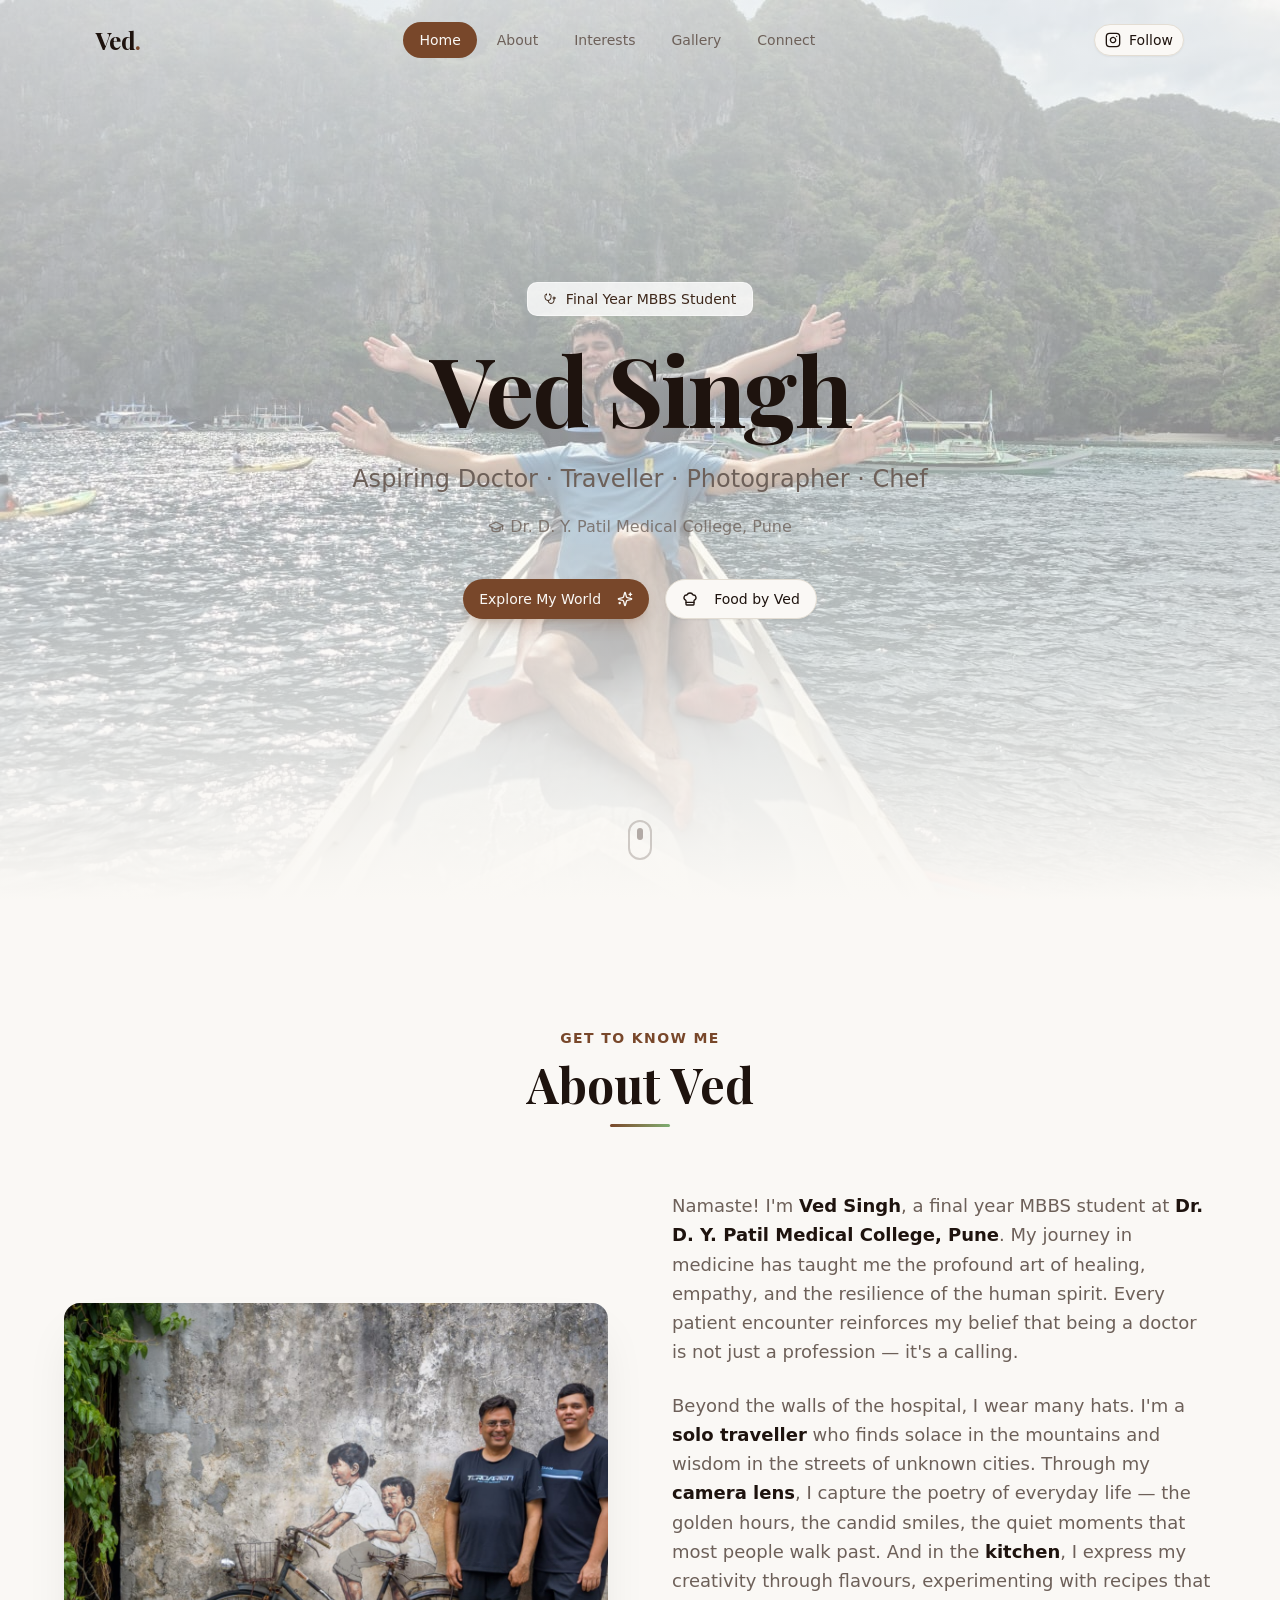
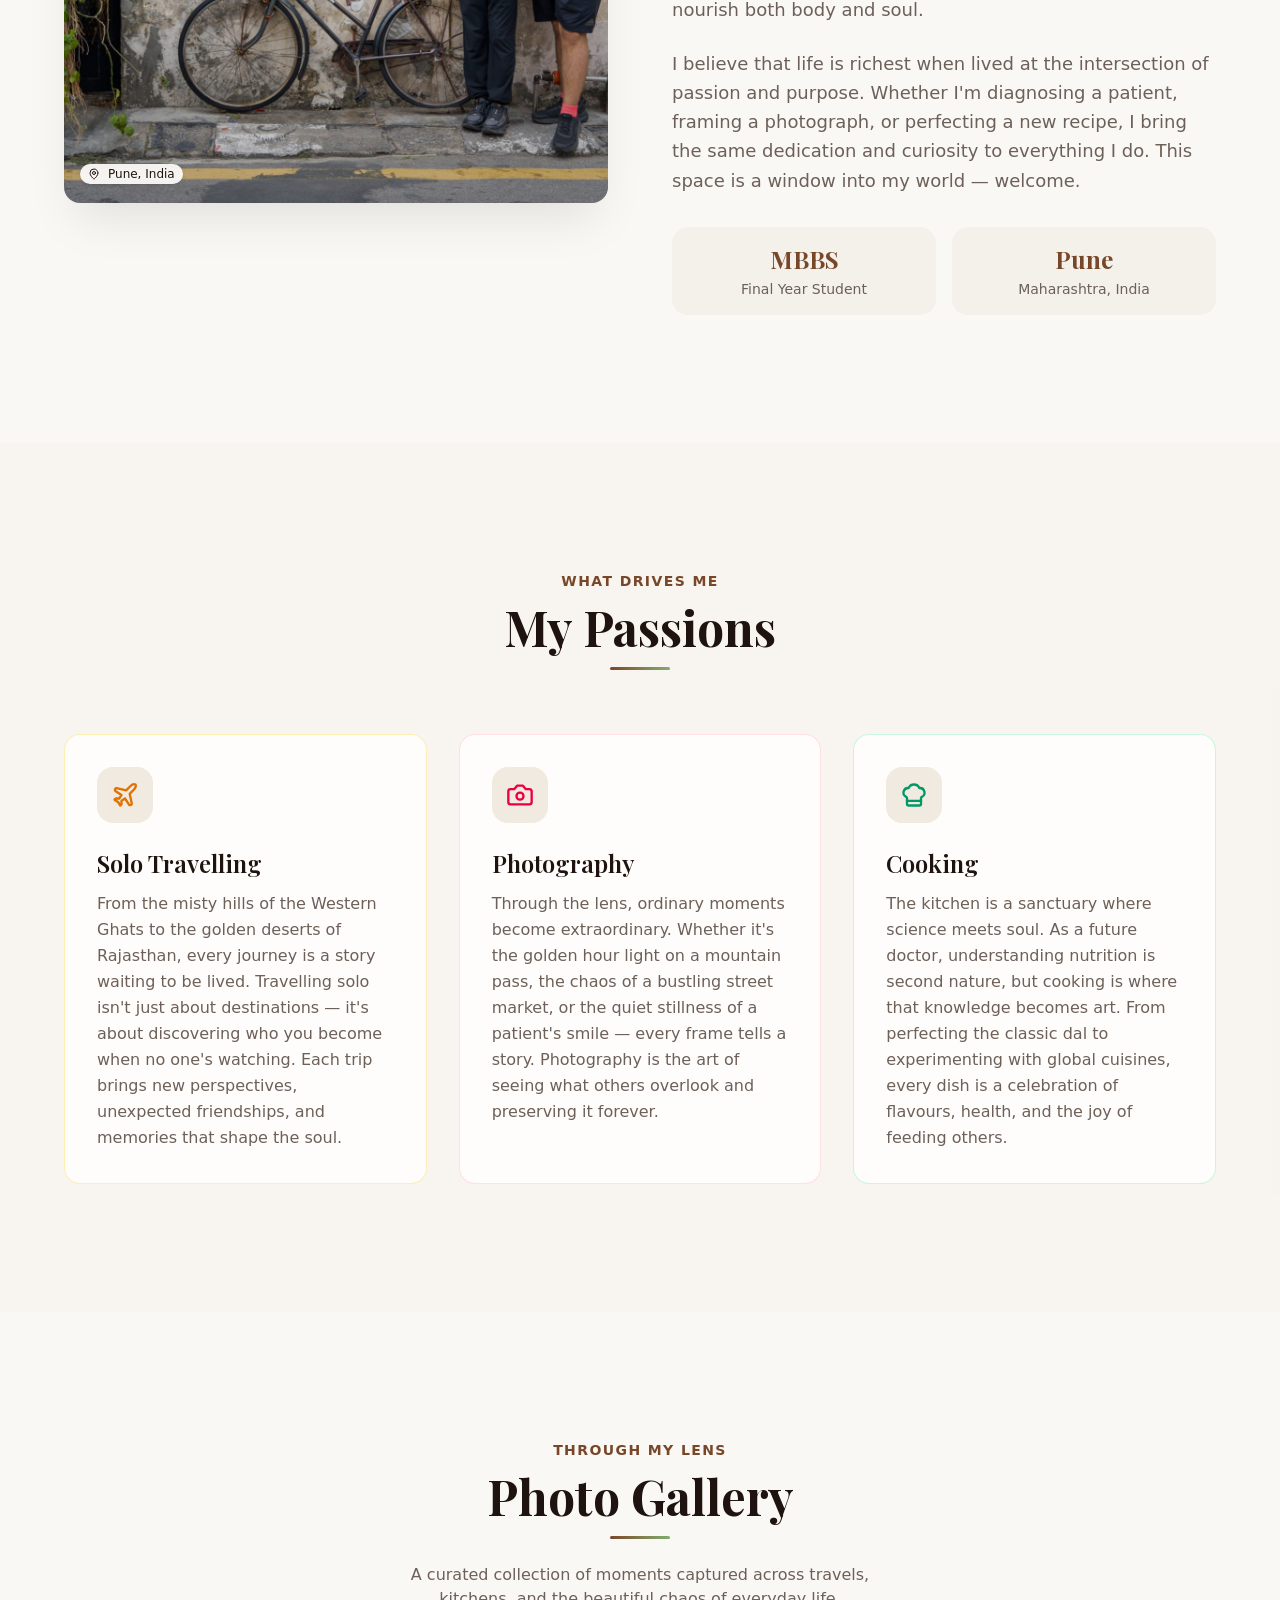
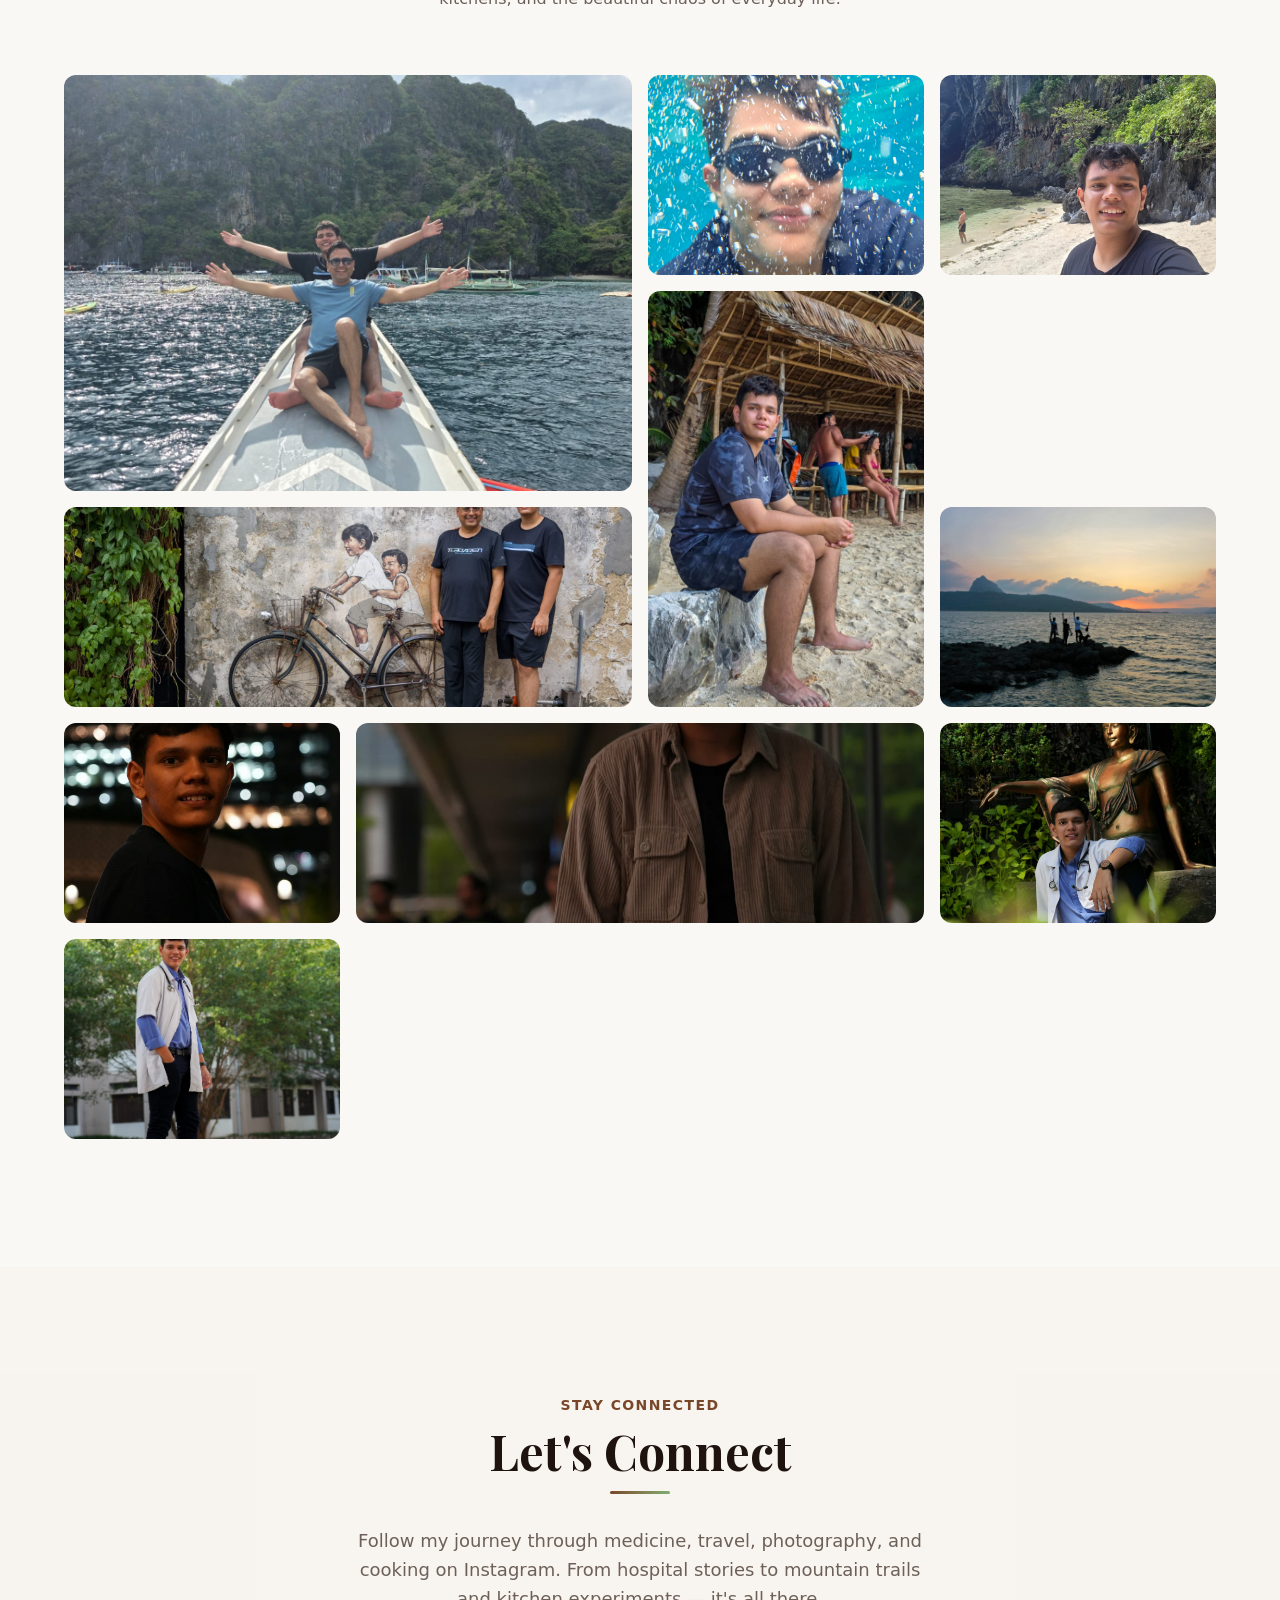
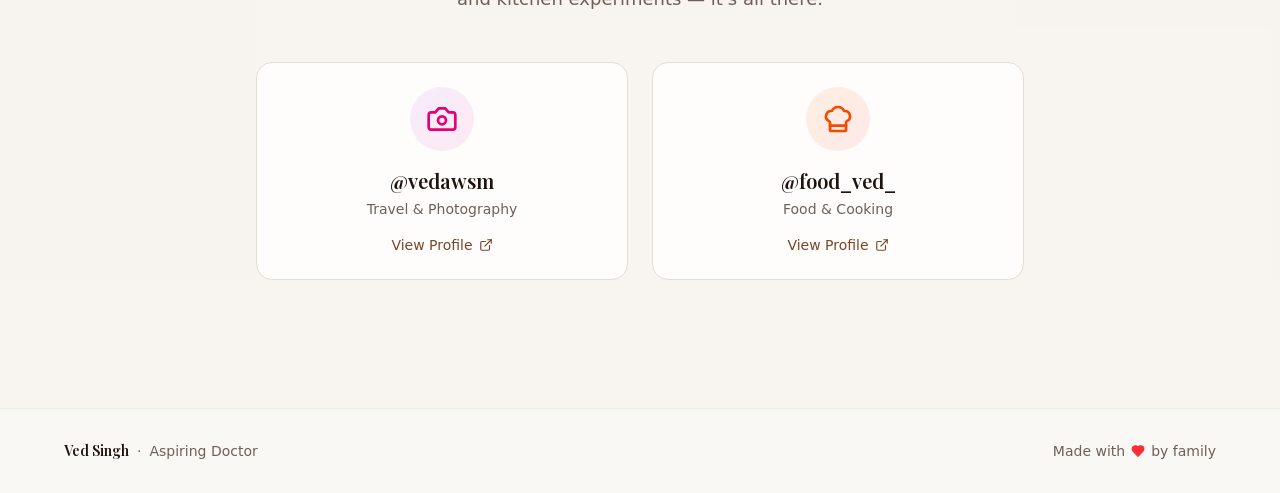
<file: index.html>
<!DOCTYPE html><!--mFgD7j79ZV5VBRBrV9pQE--><html lang="en"><head><meta charSet="utf-8"/><meta name="viewport" content="width=device-width, initial-scale=1"/><link rel="preload" href="/_next/static/media/2a65768255d6b625-s.p.d19752fb.woff2" as="font" crossorigin="" type="font/woff2"/><link rel="preload" href="/_next/static/media/83afe278b6a6bb3c-s.p.3a6ba036.woff2" as="font" crossorigin="" type="font/woff2"/><link rel="preload" as="image" href="/gallery/WhatsApp Image 2026-07-08 at 15.08.45.jpeg"/><link rel="preload" as="image" href="/gallery/WhatsApp Image 2026-07-08 at 15.08.46 (1).jpeg"/><link rel="stylesheet" href="/_next/static/chunks/f17dbd3f003eea9a.css" data-precedence="next"/><link rel="stylesheet" href="/_next/static/chunks/9c611264d90a8e66.css" data-precedence="next"/><link rel="preload" as="script" fetchPriority="low" href="/_next/static/chunks/c39637bc9d8cb116.js"/><script src="/_next/static/chunks/771dedee3f5e1621.js" async=""></script><script src="/_next/static/chunks/e461e3027eb348df.js" async=""></script><script src="/_next/static/chunks/turbopack-e912185b864304f5.js" async=""></script><script src="/_next/static/chunks/2f236954d6a65e12.js" async=""></script><script src="/_next/static/chunks/f5dbffc2357b227a.js" async=""></script><script src="/_next/static/chunks/a6850a050755d134.js" async=""></script><script src="/_next/static/chunks/82e0a6020f085d8e.js" async=""></script><meta name="next-size-adjust" content=""/><title>Ved Singh — Aspiring Doctor | Traveller | Photographer | Chef</title><meta name="description" content="Personal portfolio of Ved Singh, a final year MBBS student at Dr. D. Y. Patil Medical College, Pune. Passionate about solo travelling, photography, and cooking."/><meta name="keywords" content="Ved Singh,MBBS,Doctor,Photography,Travelling,Cooking,Pune"/><meta property="og:title" content="Ved Singh — Aspiring Doctor | Traveller | Photographer | Chef"/><meta property="og:description" content="Personal portfolio of Ved Singh, a final year MBBS student at Dr. D. Y. Patil Medical College, Pune."/><meta property="og:type" content="website"/><meta name="twitter:card" content="summary"/><meta name="twitter:title" content="Ved Singh — Aspiring Doctor | Traveller | Photographer | Chef"/><meta name="twitter:description" content="Personal portfolio of Ved Singh, a final year MBBS student at Dr. D. Y. Patil Medical College, Pune."/><link rel="icon" href="data:image/svg+xml,&lt;svg xmlns=&#x27;http://www.w3.org/2000/svg&#x27; viewBox=&#x27;0 0 100 100&#x27;&gt;&lt;text y=&#x27;.9em&#x27; font-size=&#x27;90&#x27;&gt;🩺&lt;/text&gt;&lt;/svg&gt;"/><script src="/_next/static/chunks/a6dad97d9634a72d.js" noModule=""></script></head><body class="playfair_display_73853c11-module__6mt_1G__variable inter_dc9473ec-module__UKqKMa__variable antialiased bg-background text-foreground"><div hidden=""><!--$--><!--/$--></div><div class="min-h-screen flex flex-col bg-[var(--background)]"><nav class="fixed top-0 left-0 right-0 z-50 transition-all duration-500 bg-transparent"><div class="max-w-6xl mx-auto px-4 sm:px-6 lg:px-8"><div class="flex items-center justify-between h-16 md:h-20"><a href="#home" class="font-[family-name:var(--font-playfair)] text-xl md:text-2xl font-bold text-foreground tracking-tight">Ved<span class="text-primary">.</span></a><div class="hidden md:flex items-center gap-1"><a href="#home" class="px-4 py-2 text-sm font-medium rounded-full transition-all duration-300 bg-primary text-primary-foreground">Home</a><a href="#about" class="px-4 py-2 text-sm font-medium rounded-full transition-all duration-300 text-muted-foreground hover:text-foreground hover:bg-secondary">About</a><a href="#interests" class="px-4 py-2 text-sm font-medium rounded-full transition-all duration-300 text-muted-foreground hover:text-foreground hover:bg-secondary">Interests</a><a href="#gallery" class="px-4 py-2 text-sm font-medium rounded-full transition-all duration-300 text-muted-foreground hover:text-foreground hover:bg-secondary">Gallery</a><a href="#connect" class="px-4 py-2 text-sm font-medium rounded-full transition-all duration-300 text-muted-foreground hover:text-foreground hover:bg-secondary">Connect</a></div><a href="https://www.instagram.com/vedawsm/" target="_blank" rel="noopener noreferrer" data-slot="button" class="justify-center whitespace-nowrap text-sm font-medium transition-all disabled:pointer-events-none disabled:opacity-50 [&amp;_svg]:pointer-events-none [&amp;_svg:not([class*=&#x27;size-&#x27;])]:size-4 shrink-0 [&amp;_svg]:shrink-0 outline-none focus-visible:border-ring focus-visible:ring-ring/50 focus-visible:ring-[3px] aria-invalid:ring-destructive/20 dark:aria-invalid:ring-destructive/40 aria-invalid:border-destructive border bg-background shadow-xs hover:bg-accent hover:text-accent-foreground dark:bg-input/30 dark:border-input dark:hover:bg-input/50 h-8 px-3 has-[&gt;svg]:px-2.5 hidden md:flex items-center gap-2 rounded-full"><svg xmlns="http://www.w3.org/2000/svg" width="24" height="24" viewBox="0 0 24 24" fill="none" stroke="currentColor" stroke-width="2" stroke-linecap="round" stroke-linejoin="round" class="lucide lucide-instagram w-4 h-4" aria-hidden="true"><rect width="20" height="20" x="2" y="2" rx="5" ry="5"></rect><path d="M16 11.37A4 4 0 1 1 12.63 8 4 4 0 0 1 16 11.37z"></path><line x1="17.5" x2="17.51" y1="6.5" y2="6.5"></line></svg>Follow</a><div class="flex md:hidden items-center gap-2"><a href="https://www.instagram.com/vedawsm/" target="_blank" rel="noopener noreferrer" class="p-2 text-muted-foreground hover:text-foreground"><svg xmlns="http://www.w3.org/2000/svg" width="24" height="24" viewBox="0 0 24 24" fill="none" stroke="currentColor" stroke-width="2" stroke-linecap="round" stroke-linejoin="round" class="lucide lucide-instagram w-5 h-5" aria-hidden="true"><rect width="20" height="20" x="2" y="2" rx="5" ry="5"></rect><path d="M16 11.37A4 4 0 1 1 12.63 8 4 4 0 0 1 16 11.37z"></path><line x1="17.5" x2="17.51" y1="6.5" y2="6.5"></line></svg></a></div></div></div></nav><div class="md:hidden fixed bottom-0 left-0 right-0 z-50 bg-background/90 backdrop-blur-xl border-t border-border/50 px-2 py-1.5 safe-area-bottom"><div class="flex items-center justify-around"><a href="#home" class="flex flex-col items-center gap-0.5 px-2 py-1 text-[10px] font-medium rounded-lg transition-colors text-primary">Home</a><a href="#about" class="flex flex-col items-center gap-0.5 px-2 py-1 text-[10px] font-medium rounded-lg transition-colors text-muted-foreground">About</a><a href="#interests" class="flex flex-col items-center gap-0.5 px-2 py-1 text-[10px] font-medium rounded-lg transition-colors text-muted-foreground">Interests</a><a href="#gallery" class="flex flex-col items-center gap-0.5 px-2 py-1 text-[10px] font-medium rounded-lg transition-colors text-muted-foreground">Gallery</a><a href="#connect" class="flex flex-col items-center gap-0.5 px-2 py-1 text-[10px] font-medium rounded-lg transition-colors text-muted-foreground">Connect</a></div></div><main class="flex-1"><section id="home" class="relative min-h-screen flex items-center justify-center overflow-hidden"><div class="absolute inset-0"><img src="/gallery/WhatsApp Image 2026-07-08 at 15.08.45.jpeg" alt="" class="w-full h-full object-cover"/><div class="absolute inset-0 bg-gradient-to-b from-background/70 via-background/50 to-background"></div></div><div class="relative z-10 text-center px-4 max-w-3xl mx-auto"><div class="animate-fade-in-up" style="opacity:0"><span data-slot="badge" class="inline-flex items-center justify-center rounded-md w-fit whitespace-nowrap shrink-0 [&amp;&gt;svg]:size-3 gap-1 [&amp;&gt;svg]:pointer-events-none focus-visible:border-ring focus-visible:ring-ring/50 focus-visible:ring-[3px] aria-invalid:ring-destructive/20 dark:aria-invalid:ring-destructive/40 aria-invalid:border-destructive transition-[color,box-shadow] overflow-hidden text-secondary-foreground [a&amp;]:hover:bg-secondary/90 mb-6 px-4 py-1.5 text-sm font-medium bg-white/80 backdrop-blur-sm border border-white/50"><svg xmlns="http://www.w3.org/2000/svg" width="24" height="24" viewBox="0 0 24 24" fill="none" stroke="currentColor" stroke-width="2" stroke-linecap="round" stroke-linejoin="round" class="lucide lucide-stethoscope w-3.5 h-3.5 mr-1.5" aria-hidden="true"><path d="M11 2v2"></path><path d="M5 2v2"></path><path d="M5 3H4a2 2 0 0 0-2 2v4a6 6 0 0 0 12 0V5a2 2 0 0 0-2-2h-1"></path><path d="M8 15a6 6 0 0 0 12 0v-3"></path><circle cx="20" cy="10" r="2"></circle></svg>Final Year MBBS Student</span></div><h1 class="animate-fade-in-up delay-200 font-[family-name:var(--font-playfair)] text-5xl sm:text-6xl md:text-7xl lg:text-8xl font-bold tracking-tight text-foreground mb-6" style="opacity:0">Ved Singh</h1><p class="animate-fade-in-up delay-400 text-lg sm:text-xl md:text-2xl text-muted-foreground max-w-xl mx-auto mb-4 font-light leading-relaxed" style="opacity:0">Aspiring Doctor · Traveller · Photographer · Chef</p><p class="animate-fade-in-up delay-500 text-sm sm:text-base text-muted-foreground/80 flex items-center justify-center gap-1.5 mb-10" style="opacity:0"><svg xmlns="http://www.w3.org/2000/svg" width="24" height="24" viewBox="0 0 24 24" fill="none" stroke="currentColor" stroke-width="2" stroke-linecap="round" stroke-linejoin="round" class="lucide lucide-graduation-cap w-4 h-4" aria-hidden="true"><path d="M21.42 10.922a1 1 0 0 0-.019-1.838L12.83 5.18a2 2 0 0 0-1.66 0L2.6 9.08a1 1 0 0 0 0 1.832l8.57 3.908a2 2 0 0 0 1.66 0z"></path><path d="M22 10v6"></path><path d="M6 12.5V16a6 3 0 0 0 12 0v-3.5"></path></svg>Dr. D. Y. Patil Medical College, Pune</p><div class="animate-fade-in-up delay-600 flex flex-col sm:flex-row items-center justify-center gap-4" style="opacity:0"><a href="#about" data-slot="button" class="inline-flex items-center justify-center gap-2 whitespace-nowrap text-sm font-medium transition-all disabled:pointer-events-none disabled:opacity-50 [&amp;_svg]:pointer-events-none [&amp;_svg:not([class*=&#x27;size-&#x27;])]:size-4 shrink-0 [&amp;_svg]:shrink-0 outline-none focus-visible:border-ring focus-visible:ring-ring/50 focus-visible:ring-[3px] aria-invalid:ring-destructive/20 dark:aria-invalid:ring-destructive/40 aria-invalid:border-destructive bg-primary text-primary-foreground hover:bg-primary/90 h-10 has-[&gt;svg]:px-4 rounded-full px-8 shadow-lg shadow-primary/20">Explore My World<svg xmlns="http://www.w3.org/2000/svg" width="24" height="24" viewBox="0 0 24 24" fill="none" stroke="currentColor" stroke-width="2" stroke-linecap="round" stroke-linejoin="round" class="lucide lucide-sparkles w-4 h-4 ml-2" aria-hidden="true"><path d="M9.937 15.5A2 2 0 0 0 8.5 14.063l-6.135-1.582a.5.5 0 0 1 0-.962L8.5 9.936A2 2 0 0 0 9.937 8.5l1.582-6.135a.5.5 0 0 1 .963 0L14.063 8.5A2 2 0 0 0 15.5 9.937l6.135 1.581a.5.5 0 0 1 0 .964L15.5 14.063a2 2 0 0 0-1.437 1.437l-1.582 6.135a.5.5 0 0 1-.963 0z"></path><path d="M20 3v4"></path><path d="M22 5h-4"></path><path d="M4 17v2"></path><path d="M5 18H3"></path></svg></a><a href="https://www.instagram.com/food_ved_/" target="_blank" rel="noopener noreferrer" data-slot="button" class="inline-flex items-center justify-center gap-2 whitespace-nowrap text-sm font-medium transition-all disabled:pointer-events-none disabled:opacity-50 [&amp;_svg]:pointer-events-none [&amp;_svg:not([class*=&#x27;size-&#x27;])]:size-4 shrink-0 [&amp;_svg]:shrink-0 outline-none focus-visible:border-ring focus-visible:ring-ring/50 focus-visible:ring-[3px] aria-invalid:ring-destructive/20 dark:aria-invalid:ring-destructive/40 aria-invalid:border-destructive border bg-background shadow-xs hover:bg-accent hover:text-accent-foreground dark:bg-input/30 dark:border-input dark:hover:bg-input/50 h-10 has-[&gt;svg]:px-4 rounded-full px-8"><svg xmlns="http://www.w3.org/2000/svg" width="24" height="24" viewBox="0 0 24 24" fill="none" stroke="currentColor" stroke-width="2" stroke-linecap="round" stroke-linejoin="round" class="lucide lucide-chef-hat w-4 h-4 mr-2" aria-hidden="true"><path d="M17 21a1 1 0 0 0 1-1v-5.35c0-.457.316-.844.727-1.041a4 4 0 0 0-2.134-7.589 5 5 0 0 0-9.186 0 4 4 0 0 0-2.134 7.588c.411.198.727.585.727 1.041V20a1 1 0 0 0 1 1Z"></path><path d="M6 17h12"></path></svg>Food by Ved</a></div></div><div class="absolute bottom-8 left-1/2 -translate-x-1/2 animate-bounce md:bottom-10"><div class="w-6 h-10 rounded-full border-2 border-muted-foreground/30 flex items-start justify-center p-1.5"><div class="w-1.5 h-3 rounded-full bg-muted-foreground/50 animate-pulse"></div></div></div></section><section id="about" class="py-20 md:py-32 px-4 sm:px-6 lg:px-8"><div class="max-w-6xl mx-auto"><div class="transition-all duration-700 opacity-0 translate-y-8"><div class="text-center mb-16"><p class="text-sm font-semibold uppercase tracking-widest text-primary mb-3">Get to Know Me</p><h2 class="font-[family-name:var(--font-playfair)] text-3xl sm:text-4xl md:text-5xl font-bold text-foreground mb-4">About Ved</h2><div class="section-divider mx-auto"></div></div></div><div class="grid md:grid-cols-2 gap-12 md:gap-16 items-center transition-all duration-700 delay-200 opacity-0 translate-y-8"><div class="relative group"><div class="absolute -inset-4 bg-gradient-to-br from-primary/10 to-accent/10 rounded-2xl blur-xl opacity-0 group-hover:opacity-100 transition-opacity duration-500"></div><div class="relative overflow-hidden rounded-2xl shadow-2xl shadow-black/10"><img src="/gallery/WhatsApp Image 2026-07-08 at 15.08.46 (1).jpeg" alt="Ved Singh" class="w-full h-[400px] md:h-[500px] object-cover transition-transform duration-700 group-hover:scale-105"/><div class="absolute inset-0 bg-gradient-to-t from-black/30 via-transparent to-transparent"></div><div class="absolute bottom-4 left-4 right-4"><span data-slot="badge" class="inline-flex items-center justify-center rounded-md px-2 py-0.5 text-xs font-medium w-fit whitespace-nowrap shrink-0 [&amp;&gt;svg]:size-3 gap-1 [&amp;&gt;svg]:pointer-events-none focus-visible:border-ring focus-visible:ring-ring/50 focus-visible:ring-[3px] aria-invalid:ring-destructive/20 dark:aria-invalid:ring-destructive/40 aria-invalid:border-destructive transition-[color,box-shadow] overflow-hidden border-transparent [a&amp;]:hover:bg-primary/90 bg-white/90 backdrop-blur-sm text-foreground border-0 shadow-sm"><svg xmlns="http://www.w3.org/2000/svg" width="24" height="24" viewBox="0 0 24 24" fill="none" stroke="currentColor" stroke-width="2" stroke-linecap="round" stroke-linejoin="round" class="lucide lucide-map-pin w-3 h-3 mr-1" aria-hidden="true"><path d="M20 10c0 4.993-5.539 10.193-7.399 11.799a1 1 0 0 1-1.202 0C9.539 20.193 4 14.993 4 10a8 8 0 0 1 16 0"></path><circle cx="12" cy="10" r="3"></circle></svg>Pune, India</span></div></div></div><div><p class="text-lg text-muted-foreground leading-relaxed mb-6">Namaste! I&#x27;m <strong class="text-foreground">Ved Singh</strong>, a final year MBBS student at <strong class="text-foreground">Dr. D. Y. Patil Medical College, Pune</strong>. My journey in medicine has taught me the profound art of healing, empathy, and the resilience of the human spirit. Every patient encounter reinforces my belief that being a doctor is not just a profession — it&#x27;s a calling.</p><p class="text-lg text-muted-foreground leading-relaxed mb-6">Beyond the walls of the hospital, I wear many hats. I&#x27;m a <strong class="text-foreground">solo traveller</strong> who finds solace in the mountains and wisdom in the streets of unknown cities. Through my <strong class="text-foreground">camera lens</strong>, I capture the poetry of everyday life — the golden hours, the candid smiles, the quiet moments that most people walk past. And in the <strong class="text-foreground">kitchen</strong>, I express my creativity through flavours, experimenting with recipes that nourish both body and soul.</p><p class="text-lg text-muted-foreground leading-relaxed mb-8">I believe that life is richest when lived at the intersection of passion and purpose. Whether I&#x27;m diagnosing a patient, framing a photograph, or perfecting a new recipe, I bring the same dedication and curiosity to everything I do. This space is a window into my world — welcome.</p><div class="grid grid-cols-2 gap-4"><div class="bg-secondary/50 rounded-xl p-4 text-center"><div class="font-[family-name:var(--font-playfair)] text-2xl font-bold text-primary mb-1">MBBS</div><div class="text-sm text-muted-foreground">Final Year Student</div></div><div class="bg-secondary/50 rounded-xl p-4 text-center"><div class="font-[family-name:var(--font-playfair)] text-2xl font-bold text-primary mb-1">Pune</div><div class="text-sm text-muted-foreground">Maharashtra, India</div></div></div></div></div></div></section><section id="interests" class="py-20 md:py-32 px-4 sm:px-6 lg:px-8 bg-secondary/30"><div class="max-w-6xl mx-auto"><div class="text-center mb-16 transition-all duration-700 opacity-0 translate-y-8"><p class="text-sm font-semibold uppercase tracking-widest text-primary mb-3">What Drives Me</p><h2 class="font-[family-name:var(--font-playfair)] text-3xl sm:text-4xl md:text-5xl font-bold text-foreground mb-4">My Passions</h2><div class="section-divider mx-auto"></div></div><div class="grid md:grid-cols-3 gap-6 lg:gap-8"><div class="transition-all duration-700 opacity-0 translate-y-8" style="transition-delay:200ms"><div class="group relative bg-card rounded-2xl p-6 lg:p-8 border border-amber-200/60 hover:shadow-xl hover:shadow-black/5 transition-all duration-500 h-full"><div class="absolute inset-0 bg-gradient-to-br from-amber-500/10 to-orange-500/10 rounded-2xl opacity-0 group-hover:opacity-100 transition-opacity duration-500"></div><div class="relative z-10"><div class="w-14 h-14 rounded-xl bg-secondary flex items-center justify-center mb-6 group-hover:scale-110 transition-transform duration-300"><svg xmlns="http://www.w3.org/2000/svg" width="24" height="24" viewBox="0 0 24 24" fill="none" stroke="currentColor" stroke-width="2" stroke-linecap="round" stroke-linejoin="round" class="lucide lucide-plane w-7 h-7 text-amber-600" aria-hidden="true"><path d="M17.8 19.2 16 11l3.5-3.5C21 6 21.5 4 21 3c-1-.5-3 0-4.5 1.5L13 8 4.8 6.2c-.5-.1-.9.1-1.1.5l-.3.5c-.2.5-.1 1 .3 1.3L9 12l-2 3H4l-1 1 3 2 2 3 1-1v-3l3-2 3.5 5.3c.3.4.8.5 1.3.3l.5-.2c.4-.3.6-.7.5-1.2z"></path></svg></div><h3 class="font-[family-name:var(--font-playfair)] text-xl lg:text-2xl font-semibold text-foreground mb-3">Solo Travelling</h3><p class="text-muted-foreground leading-relaxed text-sm lg:text-base">From the misty hills of the Western Ghats to the golden deserts of Rajasthan, every journey is a story waiting to be lived. Travelling solo isn&#x27;t just about destinations — it&#x27;s about discovering who you become when no one&#x27;s watching. Each trip brings new perspectives, unexpected friendships, and memories that shape the soul.</p></div></div></div><div class="transition-all duration-700 opacity-0 translate-y-8" style="transition-delay:350ms"><div class="group relative bg-card rounded-2xl p-6 lg:p-8 border border-rose-200/60 hover:shadow-xl hover:shadow-black/5 transition-all duration-500 h-full"><div class="absolute inset-0 bg-gradient-to-br from-rose-500/10 to-pink-500/10 rounded-2xl opacity-0 group-hover:opacity-100 transition-opacity duration-500"></div><div class="relative z-10"><div class="w-14 h-14 rounded-xl bg-secondary flex items-center justify-center mb-6 group-hover:scale-110 transition-transform duration-300"><svg xmlns="http://www.w3.org/2000/svg" width="24" height="24" viewBox="0 0 24 24" fill="none" stroke="currentColor" stroke-width="2" stroke-linecap="round" stroke-linejoin="round" class="lucide lucide-camera w-7 h-7 text-rose-600" aria-hidden="true"><path d="M14.5 4h-5L7 7H4a2 2 0 0 0-2 2v9a2 2 0 0 0 2 2h16a2 2 0 0 0 2-2V9a2 2 0 0 0-2-2h-3l-2.5-3z"></path><circle cx="12" cy="13" r="3"></circle></svg></div><h3 class="font-[family-name:var(--font-playfair)] text-xl lg:text-2xl font-semibold text-foreground mb-3">Photography</h3><p class="text-muted-foreground leading-relaxed text-sm lg:text-base">Through the lens, ordinary moments become extraordinary. Whether it&#x27;s the golden hour light on a mountain pass, the chaos of a bustling street market, or the quiet stillness of a patient&#x27;s smile — every frame tells a story. Photography is the art of seeing what others overlook and preserving it forever.</p></div></div></div><div class="transition-all duration-700 opacity-0 translate-y-8" style="transition-delay:500ms"><div class="group relative bg-card rounded-2xl p-6 lg:p-8 border border-emerald-200/60 hover:shadow-xl hover:shadow-black/5 transition-all duration-500 h-full"><div class="absolute inset-0 bg-gradient-to-br from-emerald-500/10 to-teal-500/10 rounded-2xl opacity-0 group-hover:opacity-100 transition-opacity duration-500"></div><div class="relative z-10"><div class="w-14 h-14 rounded-xl bg-secondary flex items-center justify-center mb-6 group-hover:scale-110 transition-transform duration-300"><svg xmlns="http://www.w3.org/2000/svg" width="24" height="24" viewBox="0 0 24 24" fill="none" stroke="currentColor" stroke-width="2" stroke-linecap="round" stroke-linejoin="round" class="lucide lucide-chef-hat w-7 h-7 text-emerald-600" aria-hidden="true"><path d="M17 21a1 1 0 0 0 1-1v-5.35c0-.457.316-.844.727-1.041a4 4 0 0 0-2.134-7.589 5 5 0 0 0-9.186 0 4 4 0 0 0-2.134 7.588c.411.198.727.585.727 1.041V20a1 1 0 0 0 1 1Z"></path><path d="M6 17h12"></path></svg></div><h3 class="font-[family-name:var(--font-playfair)] text-xl lg:text-2xl font-semibold text-foreground mb-3">Cooking</h3><p class="text-muted-foreground leading-relaxed text-sm lg:text-base">The kitchen is a sanctuary where science meets soul. As a future doctor, understanding nutrition is second nature, but cooking is where that knowledge becomes art. From perfecting the classic dal to experimenting with global cuisines, every dish is a celebration of flavours, health, and the joy of feeding others.</p></div></div></div></div></div></section><section id="gallery" class="py-20 md:py-32 px-4 sm:px-6 lg:px-8"><div class="max-w-6xl mx-auto"><div class="text-center mb-16 transition-all duration-700 opacity-0 translate-y-8"><p class="text-sm font-semibold uppercase tracking-widest text-primary mb-3">Through My Lens</p><h2 class="font-[family-name:var(--font-playfair)] text-3xl sm:text-4xl md:text-5xl font-bold text-foreground mb-4">Photo Gallery</h2><div class="section-divider mx-auto mb-6"></div><p class="text-muted-foreground max-w-lg mx-auto">A curated collection of moments captured across travels, kitchens, and the beautiful chaos of everyday life.</p></div><div class="grid grid-cols-2 md:grid-cols-4 auto-rows-[180px] md:auto-rows-[200px] gap-3 md:gap-4 transition-all duration-700 delay-200 opacity-0 translate-y-8"><div class="gallery-item cursor-pointer relative group col-span-2 row-span-2"><img src="/gallery/WhatsApp Image 2026-07-08 at 15.08.45.jpeg" alt="Travel moment" class="w-full h-full object-cover" loading="lazy"/><div class="absolute inset-0 bg-black/0 group-hover:bg-black/30 transition-all duration-300 flex items-center justify-center"><div class="opacity-0 group-hover:opacity-100 transition-opacity duration-300 bg-white/90 backdrop-blur-sm rounded-full p-3 shadow-lg"><svg xmlns="http://www.w3.org/2000/svg" width="24" height="24" viewBox="0 0 24 24" fill="none" stroke="currentColor" stroke-width="2" stroke-linecap="round" stroke-linejoin="round" class="lucide lucide-camera w-5 h-5 text-foreground" aria-hidden="true"><path d="M14.5 4h-5L7 7H4a2 2 0 0 0-2 2v9a2 2 0 0 0 2 2h16a2 2 0 0 0 2-2V9a2 2 0 0 0-2-2h-3l-2.5-3z"></path><circle cx="12" cy="13" r="3"></circle></svg></div></div></div><div class="gallery-item cursor-pointer relative group col-span-1 row-span-1"><img src="/gallery/WhatsApp Image 2026-07-08 at 15.08.45 (1).jpeg" alt="Adventures" class="w-full h-full object-cover" loading="lazy"/><div class="absolute inset-0 bg-black/0 group-hover:bg-black/30 transition-all duration-300 flex items-center justify-center"><div class="opacity-0 group-hover:opacity-100 transition-opacity duration-300 bg-white/90 backdrop-blur-sm rounded-full p-3 shadow-lg"><svg xmlns="http://www.w3.org/2000/svg" width="24" height="24" viewBox="0 0 24 24" fill="none" stroke="currentColor" stroke-width="2" stroke-linecap="round" stroke-linejoin="round" class="lucide lucide-camera w-5 h-5 text-foreground" aria-hidden="true"><path d="M14.5 4h-5L7 7H4a2 2 0 0 0-2 2v9a2 2 0 0 0 2 2h16a2 2 0 0 0 2-2V9a2 2 0 0 0-2-2h-3l-2.5-3z"></path><circle cx="12" cy="13" r="3"></circle></svg></div></div></div><div class="gallery-item cursor-pointer relative group col-span-1 row-span-1"><img src="/gallery/WhatsApp Image 2026-07-08 at 15.08.45 (2).jpeg" alt="Exploring new places" class="w-full h-full object-cover" loading="lazy"/><div class="absolute inset-0 bg-black/0 group-hover:bg-black/30 transition-all duration-300 flex items-center justify-center"><div class="opacity-0 group-hover:opacity-100 transition-opacity duration-300 bg-white/90 backdrop-blur-sm rounded-full p-3 shadow-lg"><svg xmlns="http://www.w3.org/2000/svg" width="24" height="24" viewBox="0 0 24 24" fill="none" stroke="currentColor" stroke-width="2" stroke-linecap="round" stroke-linejoin="round" class="lucide lucide-camera w-5 h-5 text-foreground" aria-hidden="true"><path d="M14.5 4h-5L7 7H4a2 2 0 0 0-2 2v9a2 2 0 0 0 2 2h16a2 2 0 0 0 2-2V9a2 2 0 0 0-2-2h-3l-2.5-3z"></path><circle cx="12" cy="13" r="3"></circle></svg></div></div></div><div class="gallery-item cursor-pointer relative group col-span-1 row-span-2"><img src="/gallery/WhatsApp Image 2026-07-08 at 15.08.46.jpeg" alt="Photography capture" class="w-full h-full object-cover" loading="lazy"/><div class="absolute inset-0 bg-black/0 group-hover:bg-black/30 transition-all duration-300 flex items-center justify-center"><div class="opacity-0 group-hover:opacity-100 transition-opacity duration-300 bg-white/90 backdrop-blur-sm rounded-full p-3 shadow-lg"><svg xmlns="http://www.w3.org/2000/svg" width="24" height="24" viewBox="0 0 24 24" fill="none" stroke="currentColor" stroke-width="2" stroke-linecap="round" stroke-linejoin="round" class="lucide lucide-camera w-5 h-5 text-foreground" aria-hidden="true"><path d="M14.5 4h-5L7 7H4a2 2 0 0 0-2 2v9a2 2 0 0 0 2 2h16a2 2 0 0 0 2-2V9a2 2 0 0 0-2-2h-3l-2.5-3z"></path><circle cx="12" cy="13" r="3"></circle></svg></div></div></div><div class="gallery-item cursor-pointer relative group col-span-2 row-span-1"><img src="/gallery/WhatsApp Image 2026-07-08 at 15.08.46 (1).jpeg" alt="Beautiful scenery" class="w-full h-full object-cover" loading="lazy"/><div class="absolute inset-0 bg-black/0 group-hover:bg-black/30 transition-all duration-300 flex items-center justify-center"><div class="opacity-0 group-hover:opacity-100 transition-opacity duration-300 bg-white/90 backdrop-blur-sm rounded-full p-3 shadow-lg"><svg xmlns="http://www.w3.org/2000/svg" width="24" height="24" viewBox="0 0 24 24" fill="none" stroke="currentColor" stroke-width="2" stroke-linecap="round" stroke-linejoin="round" class="lucide lucide-camera w-5 h-5 text-foreground" aria-hidden="true"><path d="M14.5 4h-5L7 7H4a2 2 0 0 0-2 2v9a2 2 0 0 0 2 2h16a2 2 0 0 0 2-2V9a2 2 0 0 0-2-2h-3l-2.5-3z"></path><circle cx="12" cy="13" r="3"></circle></svg></div></div></div><div class="gallery-item cursor-pointer relative group col-span-1 row-span-1"><img src="/gallery/WhatsApp Image 2026-07-08 at 15.08.47.jpeg" alt="Cooking creation" class="w-full h-full object-cover" loading="lazy"/><div class="absolute inset-0 bg-black/0 group-hover:bg-black/30 transition-all duration-300 flex items-center justify-center"><div class="opacity-0 group-hover:opacity-100 transition-opacity duration-300 bg-white/90 backdrop-blur-sm rounded-full p-3 shadow-lg"><svg xmlns="http://www.w3.org/2000/svg" width="24" height="24" viewBox="0 0 24 24" fill="none" stroke="currentColor" stroke-width="2" stroke-linecap="round" stroke-linejoin="round" class="lucide lucide-camera w-5 h-5 text-foreground" aria-hidden="true"><path d="M14.5 4h-5L7 7H4a2 2 0 0 0-2 2v9a2 2 0 0 0 2 2h16a2 2 0 0 0 2-2V9a2 2 0 0 0-2-2h-3l-2.5-3z"></path><circle cx="12" cy="13" r="3"></circle></svg></div></div></div><div class="gallery-item cursor-pointer relative group col-span-1 row-span-1"><img src="/gallery/WhatsApp Image 2026-07-08 at 15.08.47 (2).jpeg" alt="Culinary art" class="w-full h-full object-cover" loading="lazy"/><div class="absolute inset-0 bg-black/0 group-hover:bg-black/30 transition-all duration-300 flex items-center justify-center"><div class="opacity-0 group-hover:opacity-100 transition-opacity duration-300 bg-white/90 backdrop-blur-sm rounded-full p-3 shadow-lg"><svg xmlns="http://www.w3.org/2000/svg" width="24" height="24" viewBox="0 0 24 24" fill="none" stroke="currentColor" stroke-width="2" stroke-linecap="round" stroke-linejoin="round" class="lucide lucide-camera w-5 h-5 text-foreground" aria-hidden="true"><path d="M14.5 4h-5L7 7H4a2 2 0 0 0-2 2v9a2 2 0 0 0 2 2h16a2 2 0 0 0 2-2V9a2 2 0 0 0-2-2h-3l-2.5-3z"></path><circle cx="12" cy="13" r="3"></circle></svg></div></div></div><div class="gallery-item cursor-pointer relative group col-span-2 row-span-1"><img src="/gallery/WhatsApp Image 2026-07-08 at 15.08.47 (3).jpeg" alt="Food photography" class="w-full h-full object-cover" loading="lazy"/><div class="absolute inset-0 bg-black/0 group-hover:bg-black/30 transition-all duration-300 flex items-center justify-center"><div class="opacity-0 group-hover:opacity-100 transition-opacity duration-300 bg-white/90 backdrop-blur-sm rounded-full p-3 shadow-lg"><svg xmlns="http://www.w3.org/2000/svg" width="24" height="24" viewBox="0 0 24 24" fill="none" stroke="currentColor" stroke-width="2" stroke-linecap="round" stroke-linejoin="round" class="lucide lucide-camera w-5 h-5 text-foreground" aria-hidden="true"><path d="M14.5 4h-5L7 7H4a2 2 0 0 0-2 2v9a2 2 0 0 0 2 2h16a2 2 0 0 0 2-2V9a2 2 0 0 0-2-2h-3l-2.5-3z"></path><circle cx="12" cy="13" r="3"></circle></svg></div></div></div><div class="gallery-item cursor-pointer relative group col-span-1 row-span-1"><img src="/gallery/WhatsApp Image 2026-07-08 at 15.08.48.jpeg" alt="Life in frames" class="w-full h-full object-cover" loading="lazy"/><div class="absolute inset-0 bg-black/0 group-hover:bg-black/30 transition-all duration-300 flex items-center justify-center"><div class="opacity-0 group-hover:opacity-100 transition-opacity duration-300 bg-white/90 backdrop-blur-sm rounded-full p-3 shadow-lg"><svg xmlns="http://www.w3.org/2000/svg" width="24" height="24" viewBox="0 0 24 24" fill="none" stroke="currentColor" stroke-width="2" stroke-linecap="round" stroke-linejoin="round" class="lucide lucide-camera w-5 h-5 text-foreground" aria-hidden="true"><path d="M14.5 4h-5L7 7H4a2 2 0 0 0-2 2v9a2 2 0 0 0 2 2h16a2 2 0 0 0 2-2V9a2 2 0 0 0-2-2h-3l-2.5-3z"></path><circle cx="12" cy="13" r="3"></circle></svg></div></div></div><div class="gallery-item cursor-pointer relative group col-span-1 row-span-1"><img src="/gallery/WhatsApp Image 2026-07-08 at 15.08.48 (2).jpeg" alt="Captured moments" class="w-full h-full object-cover" loading="lazy"/><div class="absolute inset-0 bg-black/0 group-hover:bg-black/30 transition-all duration-300 flex items-center justify-center"><div class="opacity-0 group-hover:opacity-100 transition-opacity duration-300 bg-white/90 backdrop-blur-sm rounded-full p-3 shadow-lg"><svg xmlns="http://www.w3.org/2000/svg" width="24" height="24" viewBox="0 0 24 24" fill="none" stroke="currentColor" stroke-width="2" stroke-linecap="round" stroke-linejoin="round" class="lucide lucide-camera w-5 h-5 text-foreground" aria-hidden="true"><path d="M14.5 4h-5L7 7H4a2 2 0 0 0-2 2v9a2 2 0 0 0 2 2h16a2 2 0 0 0 2-2V9a2 2 0 0 0-2-2h-3l-2.5-3z"></path><circle cx="12" cy="13" r="3"></circle></svg></div></div></div></div></div></section><section id="connect" class="py-20 md:py-32 px-4 sm:px-6 lg:px-8 bg-secondary/30"><div class="max-w-3xl mx-auto text-center"><div class="transition-all duration-700 opacity-0 translate-y-8"><p class="text-sm font-semibold uppercase tracking-widest text-primary mb-3">Stay Connected</p><h2 class="font-[family-name:var(--font-playfair)] text-3xl sm:text-4xl md:text-5xl font-bold text-foreground mb-4">Let&#x27;s Connect</h2><div class="section-divider mx-auto mb-8"></div><p class="text-muted-foreground text-lg mb-12 max-w-xl mx-auto leading-relaxed">Follow my journey through medicine, travel, photography, and cooking on Instagram. From hospital stories to mountain trails and kitchen experiments — it&#x27;s all there.</p></div><div class="grid sm:grid-cols-2 gap-6 transition-all duration-700 delay-200 opacity-0 translate-y-8"><a href="https://www.instagram.com/vedawsm/" target="_blank" rel="noopener noreferrer" class="group bg-card rounded-2xl p-6 border border-border hover:shadow-xl hover:shadow-black/5 transition-all duration-500 flex flex-col items-center text-center"><div class="w-16 h-16 rounded-full bg-gradient-to-br from-purple-500/10 to-pink-500/10 flex items-center justify-center mb-4 group-hover:scale-110 transition-transform duration-300"><svg xmlns="http://www.w3.org/2000/svg" width="24" height="24" viewBox="0 0 24 24" fill="none" stroke="currentColor" stroke-width="2" stroke-linecap="round" stroke-linejoin="round" class="lucide lucide-camera w-8 h-8 text-pink-600" aria-hidden="true"><path d="M14.5 4h-5L7 7H4a2 2 0 0 0-2 2v9a2 2 0 0 0 2 2h16a2 2 0 0 0 2-2V9a2 2 0 0 0-2-2h-3l-2.5-3z"></path><circle cx="12" cy="13" r="3"></circle></svg></div><h3 class="font-[family-name:var(--font-playfair)] text-xl font-semibold text-foreground mb-1">@vedawsm</h3><p class="text-sm text-muted-foreground mb-4">Travel &amp; Photography</p><span class="inline-flex items-center gap-1.5 text-sm font-medium text-primary group-hover:gap-2.5 transition-all duration-300">View Profile <svg xmlns="http://www.w3.org/2000/svg" width="24" height="24" viewBox="0 0 24 24" fill="none" stroke="currentColor" stroke-width="2" stroke-linecap="round" stroke-linejoin="round" class="lucide lucide-external-link w-3.5 h-3.5" aria-hidden="true"><path d="M15 3h6v6"></path><path d="M10 14 21 3"></path><path d="M18 13v6a2 2 0 0 1-2 2H5a2 2 0 0 1-2-2V8a2 2 0 0 1 2-2h6"></path></svg></span></a><a href="https://www.instagram.com/food_ved_/" target="_blank" rel="noopener noreferrer" class="group bg-card rounded-2xl p-6 border border-border hover:shadow-xl hover:shadow-black/5 transition-all duration-500 flex flex-col items-center text-center"><div class="w-16 h-16 rounded-full bg-gradient-to-br from-orange-500/10 to-red-500/10 flex items-center justify-center mb-4 group-hover:scale-110 transition-transform duration-300"><svg xmlns="http://www.w3.org/2000/svg" width="24" height="24" viewBox="0 0 24 24" fill="none" stroke="currentColor" stroke-width="2" stroke-linecap="round" stroke-linejoin="round" class="lucide lucide-chef-hat w-8 h-8 text-orange-600" aria-hidden="true"><path d="M17 21a1 1 0 0 0 1-1v-5.35c0-.457.316-.844.727-1.041a4 4 0 0 0-2.134-7.589 5 5 0 0 0-9.186 0 4 4 0 0 0-2.134 7.588c.411.198.727.585.727 1.041V20a1 1 0 0 0 1 1Z"></path><path d="M6 17h12"></path></svg></div><h3 class="font-[family-name:var(--font-playfair)] text-xl font-semibold text-foreground mb-1">@food_ved_</h3><p class="text-sm text-muted-foreground mb-4">Food &amp; Cooking</p><span class="inline-flex items-center gap-1.5 text-sm font-medium text-primary group-hover:gap-2.5 transition-all duration-300">View Profile <svg xmlns="http://www.w3.org/2000/svg" width="24" height="24" viewBox="0 0 24 24" fill="none" stroke="currentColor" stroke-width="2" stroke-linecap="round" stroke-linejoin="round" class="lucide lucide-external-link w-3.5 h-3.5" aria-hidden="true"><path d="M15 3h6v6"></path><path d="M10 14 21 3"></path><path d="M18 13v6a2 2 0 0 1-2 2H5a2 2 0 0 1-2-2V8a2 2 0 0 1 2-2h6"></path></svg></span></a></div></div></section></main><footer class="py-8 px-4 sm:px-6 lg:px-8 border-t border-border/50 pb-24 md:pb-8"><div class="max-w-6xl mx-auto flex flex-col sm:flex-row items-center justify-between gap-4"><div class="flex items-center gap-2 text-sm text-muted-foreground"><span class="font-[family-name:var(--font-playfair)] font-semibold text-foreground">Ved Singh</span><span>·</span><span>Aspiring Doctor</span></div><div class="flex items-center gap-1 text-sm text-muted-foreground">Made with <svg xmlns="http://www.w3.org/2000/svg" width="24" height="24" viewBox="0 0 24 24" fill="none" stroke="currentColor" stroke-width="2" stroke-linecap="round" stroke-linejoin="round" class="lucide lucide-heart w-3.5 h-3.5 text-red-500 fill-red-500 mx-0.5" aria-hidden="true"><path d="M19 14c1.49-1.46 3-3.21 3-5.5A5.5 5.5 0 0 0 16.5 3c-1.76 0-3 .5-4.5 2-1.5-1.5-2.74-2-4.5-2A5.5 5.5 0 0 0 2 8.5c0 2.3 1.5 4.05 3 5.5l7 7Z"></path></svg> by family</div></div></footer></div><!--$--><!--/$--><div role="region" aria-label="Notifications (F8)" tabindex="-1" style="pointer-events:none"><ol tabindex="-1" class="fixed top-0 z-[100] flex max-h-screen w-full flex-col-reverse p-4 sm:bottom-0 sm:right-0 sm:top-auto sm:flex-col md:max-w-[420px]"></ol></div><script src="/_next/static/chunks/c39637bc9d8cb116.js" id="_R_" async=""></script><script>(self.__next_f=self.__next_f||[]).push([0])</script><script>self.__next_f.push([1,"1:\"$Sreact.fragment\"\n2:I[39756,[\"/_next/static/chunks/2f236954d6a65e12.js\"],\"default\"]\n3:I[37457,[\"/_next/static/chunks/2f236954d6a65e12.js\"],\"default\"]\n4:I[77855,[\"/_next/static/chunks/f5dbffc2357b227a.js\",\"/_next/static/chunks/a6850a050755d134.js\"],\"Toaster\"]\n5:I[47257,[\"/_next/static/chunks/2f236954d6a65e12.js\"],\"ClientPageRoot\"]\n6:I[52683,[\"/_next/static/chunks/f5dbffc2357b227a.js\",\"/_next/static/chunks/a6850a050755d134.js\",\"/_next/static/chunks/82e0a6020f085d8e.js\"],\"default\"]\n9:I[97367,[\"/_next/static/chunks/2f236954d6a65e12.js\"],\"OutletBoundary\"]\na:\"$Sreact.suspense\"\nc:I[97367,[\"/_next/static/chunks/2f236954d6a65e12.js\"],\"ViewportBoundary\"]\ne:I[97367,[\"/_next/static/chunks/2f236954d6a65e12.js\"],\"MetadataBoundary\"]\n10:I[68027,[\"/_next/static/chunks/2f236954d6a65e12.js\"],\"default\"]\n:HL[\"/_next/static/chunks/f17dbd3f003eea9a.css\",\"style\"]\n:HL[\"/_next/static/chunks/9c611264d90a8e66.css\",\"style\"]\n:HL[\"/_next/static/media/2a65768255d6b625-s.p.d19752fb.woff2\",\"font\",{\"crossOrigin\":\"\",\"type\":\"font/woff2\"}]\n:HL[\"/_next/static/media/83afe278b6a6bb3c-s.p.3a6ba036.woff2\",\"font\",{\"crossOrigin\":\"\",\"type\":\"font/woff2\"}]\n"])</script><script>self.__next_f.push([1,"0:{\"P\":null,\"b\":\"mFgD7j79ZV5VBRBrV9pQE\",\"c\":[\"\",\"\"],\"q\":\"\",\"i\":false,\"f\":[[[\"\",{\"children\":[\"__PAGE__\",{}]},\"$undefined\",\"$undefined\",true],[[\"$\",\"$1\",\"c\",{\"children\":[[[\"$\",\"link\",\"0\",{\"rel\":\"stylesheet\",\"href\":\"/_next/static/chunks/f17dbd3f003eea9a.css\",\"precedence\":\"next\",\"crossOrigin\":\"$undefined\",\"nonce\":\"$undefined\"}],[\"$\",\"link\",\"1\",{\"rel\":\"stylesheet\",\"href\":\"/_next/static/chunks/9c611264d90a8e66.css\",\"precedence\":\"next\",\"crossOrigin\":\"$undefined\",\"nonce\":\"$undefined\"}],[\"$\",\"script\",\"script-0\",{\"src\":\"/_next/static/chunks/f5dbffc2357b227a.js\",\"async\":true,\"nonce\":\"$undefined\"}],[\"$\",\"script\",\"script-1\",{\"src\":\"/_next/static/chunks/a6850a050755d134.js\",\"async\":true,\"nonce\":\"$undefined\"}]],[\"$\",\"html\",null,{\"lang\":\"en\",\"suppressHydrationWarning\":true,\"children\":[\"$\",\"body\",null,{\"className\":\"playfair_display_73853c11-module__6mt_1G__variable inter_dc9473ec-module__UKqKMa__variable antialiased bg-background text-foreground\",\"children\":[[\"$\",\"$L2\",null,{\"parallelRouterKey\":\"children\",\"error\":\"$undefined\",\"errorStyles\":\"$undefined\",\"errorScripts\":\"$undefined\",\"template\":[\"$\",\"$L3\",null,{}],\"templateStyles\":\"$undefined\",\"templateScripts\":\"$undefined\",\"notFound\":[[[\"$\",\"title\",null,{\"children\":\"404: This page could not be found.\"}],[\"$\",\"div\",null,{\"style\":{\"fontFamily\":\"system-ui,\\\"Segoe UI\\\",Roboto,Helvetica,Arial,sans-serif,\\\"Apple Color Emoji\\\",\\\"Segoe UI Emoji\\\"\",\"height\":\"100vh\",\"textAlign\":\"center\",\"display\":\"flex\",\"flexDirection\":\"column\",\"alignItems\":\"center\",\"justifyContent\":\"center\"},\"children\":[\"$\",\"div\",null,{\"children\":[[\"$\",\"style\",null,{\"dangerouslySetInnerHTML\":{\"__html\":\"body{color:#000;background:#fff;margin:0}.next-error-h1{border-right:1px solid rgba(0,0,0,.3)}@media (prefers-color-scheme:dark){body{color:#fff;background:#000}.next-error-h1{border-right:1px solid rgba(255,255,255,.3)}}\"}}],[\"$\",\"h1\",null,{\"className\":\"next-error-h1\",\"style\":{\"display\":\"inline-block\",\"margin\":\"0 20px 0 0\",\"padding\":\"0 23px 0 0\",\"fontSize\":24,\"fontWeight\":500,\"verticalAlign\":\"top\",\"lineHeight\":\"49px\"},\"children\":404}],[\"$\",\"div\",null,{\"style\":{\"display\":\"inline-block\"},\"children\":[\"$\",\"h2\",null,{\"style\":{\"fontSize\":14,\"fontWeight\":400,\"lineHeight\":\"49px\",\"margin\":0},\"children\":\"This page could not be found.\"}]}]]}]}]],[]],\"forbidden\":\"$undefined\",\"unauthorized\":\"$undefined\"}],[\"$\",\"$L4\",null,{}]]}]}]]}],{\"children\":[[\"$\",\"$1\",\"c\",{\"children\":[[\"$\",\"$L5\",null,{\"Component\":\"$6\",\"serverProvidedParams\":{\"searchParams\":{},\"params\":{},\"promises\":[\"$@7\",\"$@8\"]}}],[[\"$\",\"script\",\"script-0\",{\"src\":\"/_next/static/chunks/82e0a6020f085d8e.js\",\"async\":true,\"nonce\":\"$undefined\"}]],[\"$\",\"$L9\",null,{\"children\":[\"$\",\"$a\",null,{\"name\":\"Next.MetadataOutlet\",\"children\":\"$@b\"}]}]]}],{},null,false,false]},null,false,false],[\"$\",\"$1\",\"h\",{\"children\":[null,[\"$\",\"$Lc\",null,{\"children\":\"$Ld\"}],[\"$\",\"div\",null,{\"hidden\":true,\"children\":[\"$\",\"$Le\",null,{\"children\":[\"$\",\"$a\",null,{\"name\":\"Next.Metadata\",\"children\":\"$Lf\"}]}]}],[\"$\",\"meta\",null,{\"name\":\"next-size-adjust\",\"content\":\"\"}]]}],false]],\"m\":\"$undefined\",\"G\":[\"$10\",[]],\"S\":true}\n"])</script><script>self.__next_f.push([1,"7:{}\n8:\"$0:f:0:1:1:children:0:props:children:0:props:serverProvidedParams:params\"\n"])</script><script>self.__next_f.push([1,"d:[[\"$\",\"meta\",\"0\",{\"charSet\":\"utf-8\"}],[\"$\",\"meta\",\"1\",{\"name\":\"viewport\",\"content\":\"width=device-width, initial-scale=1\"}]]\n"])</script><script>self.__next_f.push([1,"11:I[27201,[\"/_next/static/chunks/2f236954d6a65e12.js\"],\"IconMark\"]\nb:null\nf:[[\"$\",\"title\",\"0\",{\"children\":\"Ved Singh — Aspiring Doctor | Traveller | Photographer | Chef\"}],[\"$\",\"meta\",\"1\",{\"name\":\"description\",\"content\":\"Personal portfolio of Ved Singh, a final year MBBS student at Dr. D. Y. Patil Medical College, Pune. Passionate about solo travelling, photography, and cooking.\"}],[\"$\",\"meta\",\"2\",{\"name\":\"keywords\",\"content\":\"Ved Singh,MBBS,Doctor,Photography,Travelling,Cooking,Pune\"}],[\"$\",\"meta\",\"3\",{\"property\":\"og:title\",\"content\":\"Ved Singh — Aspiring Doctor | Traveller | Photographer | Chef\"}],[\"$\",\"meta\",\"4\",{\"property\":\"og:description\",\"content\":\"Personal portfolio of Ved Singh, a final year MBBS student at Dr. D. Y. Patil Medical College, Pune.\"}],[\"$\",\"meta\",\"5\",{\"property\":\"og:type\",\"content\":\"website\"}],[\"$\",\"meta\",\"6\",{\"name\":\"twitter:card\",\"content\":\"summary\"}],[\"$\",\"meta\",\"7\",{\"name\":\"twitter:title\",\"content\":\"Ved Singh — Aspiring Doctor | Traveller | Photographer | Chef\"}],[\"$\",\"meta\",\"8\",{\"name\":\"twitter:description\",\"content\":\"Personal portfolio of Ved Singh, a final year MBBS student at Dr. D. Y. Patil Medical College, Pune.\"}],[\"$\",\"link\",\"9\",{\"rel\":\"icon\",\"href\":\"data:image/svg+xml,\u003csvg xmlns='http://www.w3.org/2000/svg' viewBox='0 0 100 100'\u003e\u003ctext y='.9em' font-size='90'\u003e🩺\u003c/text\u003e\u003c/svg\u003e\"}],[\"$\",\"$L11\",\"10\",{}]]\n"])</script></body></html>
</file>
<file: _next/static/chunks/f17dbd3f003eea9a.css>
@font-face{font-family:Playfair Display;font-style:normal;font-weight:400;font-display:swap;src:url(../media/65c558afe41e89d6-s.e2c8389a.woff2)format("woff2");unicode-range:U+301,U+400-45F,U+490-491,U+4B0-4B1,U+2116}@font-face{font-family:Playfair Display;font-style:normal;font-weight:400;font-display:swap;src:url(../media/14e23f9b59180572-s.9c448f3c.woff2)format("woff2");unicode-range:U+102-103,U+110-111,U+128-129,U+168-169,U+1A0-1A1,U+1AF-1B0,U+300-301,U+303-304,U+308-309,U+323,U+329,U+1EA0-1EF9,U+20AB}@font-face{font-family:Playfair Display;font-style:normal;font-weight:400;font-display:swap;src:url(../media/b49b0d9b851e4899-s.4f3fa681.woff2)format("woff2");unicode-range:U+100-2BA,U+2BD-2C5,U+2C7-2CC,U+2CE-2D7,U+2DD-2FF,U+304,U+308,U+329,U+1D00-1DBF,U+1E00-1E9F,U+1EF2-1EFF,U+2020,U+20A0-20AB,U+20AD-20C0,U+2113,U+2C60-2C7F,U+A720-A7FF}@font-face{font-family:Playfair Display;font-style:normal;font-weight:400;font-display:swap;src:url(../media/2a65768255d6b625-s.p.d19752fb.woff2)format("woff2");unicode-range:U+??,U+131,U+152-153,U+2BB-2BC,U+2C6,U+2DA,U+2DC,U+304,U+308,U+329,U+2000-206F,U+20AC,U+2122,U+2191,U+2193,U+2212,U+2215,U+FEFF,U+FFFD}@font-face{font-family:Playfair Display;font-style:normal;font-weight:500;font-display:swap;src:url(../media/65c558afe41e89d6-s.e2c8389a.woff2)format("woff2");unicode-range:U+301,U+400-45F,U+490-491,U+4B0-4B1,U+2116}@font-face{font-family:Playfair Display;font-style:normal;font-weight:500;font-display:swap;src:url(../media/14e23f9b59180572-s.9c448f3c.woff2)format("woff2");unicode-range:U+102-103,U+110-111,U+128-129,U+168-169,U+1A0-1A1,U+1AF-1B0,U+300-301,U+303-304,U+308-309,U+323,U+329,U+1EA0-1EF9,U+20AB}@font-face{font-family:Playfair Display;font-style:normal;font-weight:500;font-display:swap;src:url(../media/b49b0d9b851e4899-s.4f3fa681.woff2)format("woff2");unicode-range:U+100-2BA,U+2BD-2C5,U+2C7-2CC,U+2CE-2D7,U+2DD-2FF,U+304,U+308,U+329,U+1D00-1DBF,U+1E00-1E9F,U+1EF2-1EFF,U+2020,U+20A0-20AB,U+20AD-20C0,U+2113,U+2C60-2C7F,U+A720-A7FF}@font-face{font-family:Playfair Display;font-style:normal;font-weight:500;font-display:swap;src:url(../media/2a65768255d6b625-s.p.d19752fb.woff2)format("woff2");unicode-range:U+??,U+131,U+152-153,U+2BB-2BC,U+2C6,U+2DA,U+2DC,U+304,U+308,U+329,U+2000-206F,U+20AC,U+2122,U+2191,U+2193,U+2212,U+2215,U+FEFF,U+FFFD}@font-face{font-family:Playfair Display;font-style:normal;font-weight:600;font-display:swap;src:url(../media/65c558afe41e89d6-s.e2c8389a.woff2)format("woff2");unicode-range:U+301,U+400-45F,U+490-491,U+4B0-4B1,U+2116}@font-face{font-family:Playfair Display;font-style:normal;font-weight:600;font-display:swap;src:url(../media/14e23f9b59180572-s.9c448f3c.woff2)format("woff2");unicode-range:U+102-103,U+110-111,U+128-129,U+168-169,U+1A0-1A1,U+1AF-1B0,U+300-301,U+303-304,U+308-309,U+323,U+329,U+1EA0-1EF9,U+20AB}@font-face{font-family:Playfair Display;font-style:normal;font-weight:600;font-display:swap;src:url(../media/b49b0d9b851e4899-s.4f3fa681.woff2)format("woff2");unicode-range:U+100-2BA,U+2BD-2C5,U+2C7-2CC,U+2CE-2D7,U+2DD-2FF,U+304,U+308,U+329,U+1D00-1DBF,U+1E00-1E9F,U+1EF2-1EFF,U+2020,U+20A0-20AB,U+20AD-20C0,U+2113,U+2C60-2C7F,U+A720-A7FF}@font-face{font-family:Playfair Display;font-style:normal;font-weight:600;font-display:swap;src:url(../media/2a65768255d6b625-s.p.d19752fb.woff2)format("woff2");unicode-range:U+??,U+131,U+152-153,U+2BB-2BC,U+2C6,U+2DA,U+2DC,U+304,U+308,U+329,U+2000-206F,U+20AC,U+2122,U+2191,U+2193,U+2212,U+2215,U+FEFF,U+FFFD}@font-face{font-family:Playfair Display;font-style:normal;font-weight:700;font-display:swap;src:url(../media/65c558afe41e89d6-s.e2c8389a.woff2)format("woff2");unicode-range:U+301,U+400-45F,U+490-491,U+4B0-4B1,U+2116}@font-face{font-family:Playfair Display;font-style:normal;font-weight:700;font-display:swap;src:url(../media/14e23f9b59180572-s.9c448f3c.woff2)format("woff2");unicode-range:U+102-103,U+110-111,U+128-129,U+168-169,U+1A0-1A1,U+1AF-1B0,U+300-301,U+303-304,U+308-309,U+323,U+329,U+1EA0-1EF9,U+20AB}@font-face{font-family:Playfair Display;font-style:normal;font-weight:700;font-display:swap;src:url(../media/b49b0d9b851e4899-s.4f3fa681.woff2)format("woff2");unicode-range:U+100-2BA,U+2BD-2C5,U+2C7-2CC,U+2CE-2D7,U+2DD-2FF,U+304,U+308,U+329,U+1D00-1DBF,U+1E00-1E9F,U+1EF2-1EFF,U+2020,U+20A0-20AB,U+20AD-20C0,U+2113,U+2C60-2C7F,U+A720-A7FF}@font-face{font-family:Playfair Display;font-style:normal;font-weight:700;font-display:swap;src:url(../media/2a65768255d6b625-s.p.d19752fb.woff2)format("woff2");unicode-range:U+??,U+131,U+152-153,U+2BB-2BC,U+2C6,U+2DA,U+2DC,U+304,U+308,U+329,U+2000-206F,U+20AC,U+2122,U+2191,U+2193,U+2212,U+2215,U+FEFF,U+FFFD}@font-face{font-family:Playfair Display Fallback;src:local(Times New Roman);ascent-override:97.25%;descent-override:22.56%;line-gap-override:0.0%;size-adjust:111.26%}.playfair_display_73853c11-module__6mt_1G__className{font-family:Playfair Display,Playfair Display Fallback;font-style:normal}.playfair_display_73853c11-module__6mt_1G__variable{--font-playfair:"Playfair Display","Playfair Display Fallback"}
@font-face{font-family:Inter;font-style:normal;font-weight:300;font-display:swap;src:url(../media/2c55a0e60120577a-s.2a48534a.woff2)format("woff2");unicode-range:U+460-52F,U+1C80-1C8A,U+20B4,U+2DE0-2DFF,U+A640-A69F,U+FE2E-FE2F}@font-face{font-family:Inter;font-style:normal;font-weight:300;font-display:swap;src:url(../media/9c72aa0f40e4eef8-s.18a48cbc.woff2)format("woff2");unicode-range:U+301,U+400-45F,U+490-491,U+4B0-4B1,U+2116}@font-face{font-family:Inter;font-style:normal;font-weight:300;font-display:swap;src:url(../media/ad66f9afd8947f86-s.7a40eb73.woff2)format("woff2");unicode-range:U+1F??}@font-face{font-family:Inter;font-style:normal;font-weight:300;font-display:swap;src:url(../media/5476f68d60460930-s.c995e352.woff2)format("woff2");unicode-range:U+370-377,U+37A-37F,U+384-38A,U+38C,U+38E-3A1,U+3A3-3FF}@font-face{font-family:Inter;font-style:normal;font-weight:300;font-display:swap;src:url(../media/2bbe8d2671613f1f-s.76dcb0b2.woff2)format("woff2");unicode-range:U+102-103,U+110-111,U+128-129,U+168-169,U+1A0-1A1,U+1AF-1B0,U+300-301,U+303-304,U+308-309,U+323,U+329,U+1EA0-1EF9,U+20AB}@font-face{font-family:Inter;font-style:normal;font-weight:300;font-display:swap;src:url(../media/1bffadaabf893a1e-s.7cd81963.woff2)format("woff2");unicode-range:U+100-2BA,U+2BD-2C5,U+2C7-2CC,U+2CE-2D7,U+2DD-2FF,U+304,U+308,U+329,U+1D00-1DBF,U+1E00-1E9F,U+1EF2-1EFF,U+2020,U+20A0-20AB,U+20AD-20C0,U+2113,U+2C60-2C7F,U+A720-A7FF}@font-face{font-family:Inter;font-style:normal;font-weight:300;font-display:swap;src:url(../media/83afe278b6a6bb3c-s.p.3a6ba036.woff2)format("woff2");unicode-range:U+??,U+131,U+152-153,U+2BB-2BC,U+2C6,U+2DA,U+2DC,U+304,U+308,U+329,U+2000-206F,U+20AC,U+2122,U+2191,U+2193,U+2212,U+2215,U+FEFF,U+FFFD}@font-face{font-family:Inter;font-style:normal;font-weight:400;font-display:swap;src:url(../media/2c55a0e60120577a-s.2a48534a.woff2)format("woff2");unicode-range:U+460-52F,U+1C80-1C8A,U+20B4,U+2DE0-2DFF,U+A640-A69F,U+FE2E-FE2F}@font-face{font-family:Inter;font-style:normal;font-weight:400;font-display:swap;src:url(../media/9c72aa0f40e4eef8-s.18a48cbc.woff2)format("woff2");unicode-range:U+301,U+400-45F,U+490-491,U+4B0-4B1,U+2116}@font-face{font-family:Inter;font-style:normal;font-weight:400;font-display:swap;src:url(../media/ad66f9afd8947f86-s.7a40eb73.woff2)format("woff2");unicode-range:U+1F??}@font-face{font-family:Inter;font-style:normal;font-weight:400;font-display:swap;src:url(../media/5476f68d60460930-s.c995e352.woff2)format("woff2");unicode-range:U+370-377,U+37A-37F,U+384-38A,U+38C,U+38E-3A1,U+3A3-3FF}@font-face{font-family:Inter;font-style:normal;font-weight:400;font-display:swap;src:url(../media/2bbe8d2671613f1f-s.76dcb0b2.woff2)format("woff2");unicode-range:U+102-103,U+110-111,U+128-129,U+168-169,U+1A0-1A1,U+1AF-1B0,U+300-301,U+303-304,U+308-309,U+323,U+329,U+1EA0-1EF9,U+20AB}@font-face{font-family:Inter;font-style:normal;font-weight:400;font-display:swap;src:url(../media/1bffadaabf893a1e-s.7cd81963.woff2)format("woff2");unicode-range:U+100-2BA,U+2BD-2C5,U+2C7-2CC,U+2CE-2D7,U+2DD-2FF,U+304,U+308,U+329,U+1D00-1DBF,U+1E00-1E9F,U+1EF2-1EFF,U+2020,U+20A0-20AB,U+20AD-20C0,U+2113,U+2C60-2C7F,U+A720-A7FF}@font-face{font-family:Inter;font-style:normal;font-weight:400;font-display:swap;src:url(../media/83afe278b6a6bb3c-s.p.3a6ba036.woff2)format("woff2");unicode-range:U+??,U+131,U+152-153,U+2BB-2BC,U+2C6,U+2DA,U+2DC,U+304,U+308,U+329,U+2000-206F,U+20AC,U+2122,U+2191,U+2193,U+2212,U+2215,U+FEFF,U+FFFD}@font-face{font-family:Inter;font-style:normal;font-weight:500;font-display:swap;src:url(../media/2c55a0e60120577a-s.2a48534a.woff2)format("woff2");unicode-range:U+460-52F,U+1C80-1C8A,U+20B4,U+2DE0-2DFF,U+A640-A69F,U+FE2E-FE2F}@font-face{font-family:Inter;font-style:normal;font-weight:500;font-display:swap;src:url(../media/9c72aa0f40e4eef8-s.18a48cbc.woff2)format("woff2");unicode-range:U+301,U+400-45F,U+490-491,U+4B0-4B1,U+2116}@font-face{font-family:Inter;font-style:normal;font-weight:500;font-display:swap;src:url(../media/ad66f9afd8947f86-s.7a40eb73.woff2)format("woff2");unicode-range:U+1F??}@font-face{font-family:Inter;font-style:normal;font-weight:500;font-display:swap;src:url(../media/5476f68d60460930-s.c995e352.woff2)format("woff2");unicode-range:U+370-377,U+37A-37F,U+384-38A,U+38C,U+38E-3A1,U+3A3-3FF}@font-face{font-family:Inter;font-style:normal;font-weight:500;font-display:swap;src:url(../media/2bbe8d2671613f1f-s.76dcb0b2.woff2)format("woff2");unicode-range:U+102-103,U+110-111,U+128-129,U+168-169,U+1A0-1A1,U+1AF-1B0,U+300-301,U+303-304,U+308-309,U+323,U+329,U+1EA0-1EF9,U+20AB}@font-face{font-family:Inter;font-style:normal;font-weight:500;font-display:swap;src:url(../media/1bffadaabf893a1e-s.7cd81963.woff2)format("woff2");unicode-range:U+100-2BA,U+2BD-2C5,U+2C7-2CC,U+2CE-2D7,U+2DD-2FF,U+304,U+308,U+329,U+1D00-1DBF,U+1E00-1E9F,U+1EF2-1EFF,U+2020,U+20A0-20AB,U+20AD-20C0,U+2113,U+2C60-2C7F,U+A720-A7FF}@font-face{font-family:Inter;font-style:normal;font-weight:500;font-display:swap;src:url(../media/83afe278b6a6bb3c-s.p.3a6ba036.woff2)format("woff2");unicode-range:U+??,U+131,U+152-153,U+2BB-2BC,U+2C6,U+2DA,U+2DC,U+304,U+308,U+329,U+2000-206F,U+20AC,U+2122,U+2191,U+2193,U+2212,U+2215,U+FEFF,U+FFFD}@font-face{font-family:Inter;font-style:normal;font-weight:600;font-display:swap;src:url(../media/2c55a0e60120577a-s.2a48534a.woff2)format("woff2");unicode-range:U+460-52F,U+1C80-1C8A,U+20B4,U+2DE0-2DFF,U+A640-A69F,U+FE2E-FE2F}@font-face{font-family:Inter;font-style:normal;font-weight:600;font-display:swap;src:url(../media/9c72aa0f40e4eef8-s.18a48cbc.woff2)format("woff2");unicode-range:U+301,U+400-45F,U+490-491,U+4B0-4B1,U+2116}@font-face{font-family:Inter;font-style:normal;font-weight:600;font-display:swap;src:url(../media/ad66f9afd8947f86-s.7a40eb73.woff2)format("woff2");unicode-range:U+1F??}@font-face{font-family:Inter;font-style:normal;font-weight:600;font-display:swap;src:url(../media/5476f68d60460930-s.c995e352.woff2)format("woff2");unicode-range:U+370-377,U+37A-37F,U+384-38A,U+38C,U+38E-3A1,U+3A3-3FF}@font-face{font-family:Inter;font-style:normal;font-weight:600;font-display:swap;src:url(../media/2bbe8d2671613f1f-s.76dcb0b2.woff2)format("woff2");unicode-range:U+102-103,U+110-111,U+128-129,U+168-169,U+1A0-1A1,U+1AF-1B0,U+300-301,U+303-304,U+308-309,U+323,U+329,U+1EA0-1EF9,U+20AB}@font-face{font-family:Inter;font-style:normal;font-weight:600;font-display:swap;src:url(../media/1bffadaabf893a1e-s.7cd81963.woff2)format("woff2");unicode-range:U+100-2BA,U+2BD-2C5,U+2C7-2CC,U+2CE-2D7,U+2DD-2FF,U+304,U+308,U+329,U+1D00-1DBF,U+1E00-1E9F,U+1EF2-1EFF,U+2020,U+20A0-20AB,U+20AD-20C0,U+2113,U+2C60-2C7F,U+A720-A7FF}@font-face{font-family:Inter;font-style:normal;font-weight:600;font-display:swap;src:url(../media/83afe278b6a6bb3c-s.p.3a6ba036.woff2)format("woff2");unicode-range:U+??,U+131,U+152-153,U+2BB-2BC,U+2C6,U+2DA,U+2DC,U+304,U+308,U+329,U+2000-206F,U+20AC,U+2122,U+2191,U+2193,U+2212,U+2215,U+FEFF,U+FFFD}@font-face{font-family:Inter Fallback;src:local(Arial);ascent-override:90.44%;descent-override:22.52%;line-gap-override:0.0%;size-adjust:107.12%}.inter_dc9473ec-module__UKqKMa__className{font-family:Inter,Inter Fallback;font-style:normal}.inter_dc9473ec-module__UKqKMa__variable{--font-inter:"Inter","Inter Fallback"}
</file>
<file: _next/static/chunks/9c611264d90a8e66.css>
@layer properties{@supports (((-webkit-hyphens:none)) and (not (margin-trim:inline))) or ((-moz-orient:inline) and (not (color:rgb(from red r g b)))){*,:before,:after,::backdrop{--tw-translate-x:0;--tw-translate-y:0;--tw-translate-z:0;--tw-rotate-x:initial;--tw-rotate-y:initial;--tw-rotate-z:initial;--tw-skew-x:initial;--tw-skew-y:initial;--tw-space-x-reverse:0;--tw-border-style:solid;--tw-gradient-position:initial;--tw-gradient-from:#0000;--tw-gradient-via:#0000;--tw-gradient-to:#0000;--tw-gradient-stops:initial;--tw-gradient-via-stops:initial;--tw-gradient-from-position:0%;--tw-gradient-via-position:50%;--tw-gradient-to-position:100%;--tw-leading:initial;--tw-font-weight:initial;--tw-tracking:initial;--tw-ordinal:initial;--tw-slashed-zero:initial;--tw-numeric-figure:initial;--tw-numeric-spacing:initial;--tw-numeric-fraction:initial;--tw-shadow:0 0 #0000;--tw-shadow-color:initial;--tw-shadow-alpha:100%;--tw-inset-shadow:0 0 #0000;--tw-inset-shadow-color:initial;--tw-inset-shadow-alpha:100%;--tw-ring-color:initial;--tw-ring-shadow:0 0 #0000;--tw-inset-ring-color:initial;--tw-inset-ring-shadow:0 0 #0000;--tw-ring-inset:initial;--tw-ring-offset-width:0px;--tw-ring-offset-color:#fff;--tw-ring-offset-shadow:0 0 #0000;--tw-outline-style:solid;--tw-blur:initial;--tw-brightness:initial;--tw-contrast:initial;--tw-grayscale:initial;--tw-hue-rotate:initial;--tw-invert:initial;--tw-opacity:initial;--tw-saturate:initial;--tw-sepia:initial;--tw-drop-shadow:initial;--tw-drop-shadow-color:initial;--tw-drop-shadow-alpha:100%;--tw-drop-shadow-size:initial;--tw-backdrop-blur:initial;--tw-backdrop-brightness:initial;--tw-backdrop-contrast:initial;--tw-backdrop-grayscale:initial;--tw-backdrop-hue-rotate:initial;--tw-backdrop-invert:initial;--tw-backdrop-opacity:initial;--tw-backdrop-saturate:initial;--tw-backdrop-sepia:initial;--tw-duration:initial;--tw-ease:initial;--tw-scale-x:1;--tw-scale-y:1;--tw-scale-z:1;--tw-content:"";--tw-animation-delay:0s;--tw-animation-direction:normal;--tw-animation-duration:initial;--tw-animation-fill-mode:none;--tw-animation-iteration-count:1;--tw-enter-blur:0;--tw-enter-opacity:1;--tw-enter-rotate:0;--tw-enter-scale:1;--tw-enter-translate-x:0;--tw-enter-translate-y:0;--tw-exit-blur:0;--tw-exit-opacity:1;--tw-exit-rotate:0;--tw-exit-scale:1;--tw-exit-translate-x:0;--tw-exit-translate-y:0}}}@layer theme{:root,:host{--color-red-50:#fef2f2;--color-red-300:#ffa3a3;--color-red-400:#ff6568;--color-red-500:#fb2c36;--color-red-600:#e40014;--color-orange-500:#fe6e00;--color-orange-600:#f05100;--color-amber-200:#fee685;--color-amber-500:#f99c00;--color-amber-600:#dd7400;--color-emerald-200:#a4f4cf;--color-emerald-500:#00bb7f;--color-emerald-600:#009767;--color-teal-500:#00baa7;--color-purple-500:#ac4bff;--color-pink-500:#f6339a;--color-pink-600:#e30076;--color-rose-200:#ffccd3;--color-rose-500:#ff2357;--color-rose-600:#e70044;--color-black:#000;--color-white:#fff;--spacing:.25rem;--container-sm:24rem;--container-lg:32rem;--container-xl:36rem;--container-3xl:48rem;--container-5xl:64rem;--container-6xl:72rem;--text-xs:.75rem;--text-xs--line-height:calc(1/.75);--text-sm:.875rem;--text-sm--line-height:calc(1.25/.875);--text-base:1rem;--text-base--line-height:calc(1.5/1);--text-lg:1.125rem;--text-lg--line-height:calc(1.75/1.125);--text-xl:1.25rem;--text-xl--line-height:calc(1.75/1.25);--text-2xl:1.5rem;--text-2xl--line-height:calc(2/1.5);--text-3xl:1.875rem;--text-3xl--line-height:calc(2.25/1.875);--text-4xl:2.25rem;--text-4xl--line-height:calc(2.5/2.25);--text-5xl:3rem;--text-5xl--line-height:1;--text-6xl:3.75rem;--text-6xl--line-height:1;--text-7xl:4.5rem;--text-7xl--line-height:1;--text-8xl:6rem;--text-8xl--line-height:1;--font-weight-light:300;--font-weight-normal:400;--font-weight-medium:500;--font-weight-semibold:600;--font-weight-bold:700;--tracking-tight:-.025em;--tracking-widest:.1em;--leading-relaxed:1.625;--radius-xs:.125rem;--radius-2xl:1rem;--ease-in-out:cubic-bezier(.4,0,.2,1);--animate-pulse:pulse 2s cubic-bezier(.4,0,.6,1)infinite;--animate-bounce:bounce 1s infinite;--blur-sm:8px;--blur-xl:24px;--aspect-video:16/9;--default-transition-duration:.15s;--default-transition-timing-function:cubic-bezier(.4,0,.2,1);--default-font-family:var(--font-inter);--default-mono-font-family:var(--font-geist-mono);--color-border:var(--border)}@supports (color:lab(0% 0 0)){:root,:host{--color-red-50:lab(96.5005% 4.18508 1.52328);--color-red-300:lab(76.5514% 36.422 15.5335);--color-red-400:lab(63.7053% 60.745 31.3109);--color-red-500:lab(55.4814% 75.0732 48.8528);--color-red-600:lab(48.4493% 77.4328 61.5452);--color-orange-500:lab(64.272% 57.1788 90.3583);--color-orange-600:lab(57.1026% 64.2584 89.8886);--color-amber-200:lab(91.7203% -.505269 49.9084);--color-amber-500:lab(72.7183% 31.8672 97.9407);--color-amber-600:lab(60.3514% 40.5624 87.1228);--color-emerald-200:lab(90.2247% -31.039 9.47084);--color-emerald-500:lab(66.9756% -58.27 19.5419);--color-emerald-600:lab(55.0481% -49.9246 15.93);--color-teal-500:lab(67.3859% -49.0983 -2.63511);--color-purple-500:lab(52.0183% 66.11 -78.2316);--color-pink-500:lab(56.9303% 76.8162 -8.07021);--color-pink-600:lab(49.5493% 79.8381 2.31768);--color-rose-200:lab(86.806% 19.1909 4.07754);--color-rose-500:lab(56.101% 79.4328 31.4532);--color-rose-600:lab(49.1882% 81.577 36.0311)}}}@layer base{*,:after,:before,::backdrop{box-sizing:border-box;border:0 solid;margin:0;padding:0}::file-selector-button{box-sizing:border-box;border:0 solid;margin:0;padding:0}html,:host{-webkit-text-size-adjust:100%;tab-size:4;line-height:1.5;font-family:var(--default-font-family,ui-sans-serif,system-ui,sans-serif,"Apple Color Emoji","Segoe UI Emoji","Segoe UI Symbol","Noto Color Emoji");font-feature-settings:var(--default-font-feature-settings,normal);font-variation-settings:var(--default-font-variation-settings,normal);-webkit-tap-highlight-color:transparent}hr{height:0;color:inherit;border-top-width:1px}abbr:where([title]){-webkit-text-decoration:underline dotted;text-decoration:underline dotted}h1,h2,h3,h4,h5,h6{font-size:inherit;font-weight:inherit}a{color:inherit;-webkit-text-decoration:inherit;-webkit-text-decoration:inherit;-webkit-text-decoration:inherit;-webkit-text-decoration:inherit;text-decoration:inherit}b,strong{font-weight:bolder}code,kbd,samp,pre{font-family:var(--default-mono-font-family,ui-monospace,SFMono-Regular,Menlo,Monaco,Consolas,"Liberation Mono","Courier New",monospace);font-feature-settings:var(--default-mono-font-feature-settings,normal);font-variation-settings:var(--default-mono-font-variation-settings,normal);font-size:1em}small{font-size:80%}sub,sup{vertical-align:baseline;font-size:75%;line-height:0;position:relative}sub{bottom:-.25em}sup{top:-.5em}table{text-indent:0;border-color:inherit;border-collapse:collapse}:-moz-focusring{outline:auto}progress{vertical-align:baseline}summary{display:list-item}ol,ul,menu{list-style:none}img,svg,video,canvas,audio,iframe,embed,object{vertical-align:middle;display:block}img,video{max-width:100%;height:auto}button,input,select,optgroup,textarea{font:inherit;font-feature-settings:inherit;font-variation-settings:inherit;letter-spacing:inherit;color:inherit;opacity:1;background-color:#0000;border-radius:0}::file-selector-button{font:inherit;font-feature-settings:inherit;font-variation-settings:inherit;letter-spacing:inherit;color:inherit;opacity:1;background-color:#0000;border-radius:0}:where(select:is([multiple],[size])) optgroup{font-weight:bolder}:where(select:is([multiple],[size])) optgroup option{padding-inline-start:20px}::file-selector-button{margin-inline-end:4px}::placeholder{opacity:1}@supports (not ((-webkit-appearance:-apple-pay-button))) or (contain-intrinsic-size:1px){::placeholder{color:currentColor}@supports (color:color-mix(in lab, red, red)){::placeholder{color:color-mix(in oklab,currentcolor 50%,transparent)}}}textarea{resize:vertical}::-webkit-search-decoration{-webkit-appearance:none}::-webkit-date-and-time-value{min-height:1lh;text-align:inherit}::-webkit-datetime-edit{display:inline-flex}::-webkit-datetime-edit-fields-wrapper{padding:0}::-webkit-datetime-edit{padding-block:0}::-webkit-datetime-edit-year-field{padding-block:0}::-webkit-datetime-edit-month-field{padding-block:0}::-webkit-datetime-edit-day-field{padding-block:0}::-webkit-datetime-edit-hour-field{padding-block:0}::-webkit-datetime-edit-minute-field{padding-block:0}::-webkit-datetime-edit-second-field{padding-block:0}::-webkit-datetime-edit-millisecond-field{padding-block:0}::-webkit-datetime-edit-meridiem-field{padding-block:0}::-webkit-calendar-picker-indicator{line-height:1}:-moz-ui-invalid{box-shadow:none}button,input:where([type=button],[type=reset],[type=submit]){appearance:button}::file-selector-button{appearance:button}::-webkit-inner-spin-button{height:auto}::-webkit-outer-spin-button{height:auto}[hidden]:where(:not([hidden=until-found])){display:none!important}*{border-color:var(--border);outline-color:var(--ring)}@supports (color:color-mix(in lab, red, red)){*{outline-color:color-mix(in oklab,var(--ring)50%,transparent)}}body{background-color:var(--background);color:var(--foreground)}html{scroll-behavior:smooth}}@layer components;@layer utilities{.\@container\/card-header{container:card-header/inline-size}.pointer-events-auto{pointer-events:auto}.pointer-events-none{pointer-events:none}.invisible{visibility:hidden}.sr-only{clip-path:inset(50%);white-space:nowrap;border-width:0;width:1px;height:1px;margin:-1px;padding:0;position:absolute;overflow:hidden}.absolute{position:absolute}.fixed{position:fixed}.relative{position:relative}.-inset-4{inset:calc(var(--spacing)*-4)}.inset-0{inset:calc(var(--spacing)*0)}.inset-x-0{inset-inline:calc(var(--spacing)*0)}.inset-y-0{inset-block:calc(var(--spacing)*0)}.-top-12{top:calc(var(--spacing)*-12)}.top-0{top:calc(var(--spacing)*0)}.top-1{top:calc(var(--spacing)*1)}.top-1\.5{top:calc(var(--spacing)*1.5)}.top-1\/2{top:50%}.top-3\.5{top:calc(var(--spacing)*3.5)}.top-4{top:calc(var(--spacing)*4)}.top-\[1px\]{top:1px}.top-\[50\%\]{top:50%}.top-\[60\%\]{top:60%}.top-full{top:100%}.-right-12{right:calc(var(--spacing)*-12)}.right-0{right:calc(var(--spacing)*0)}.right-1{right:calc(var(--spacing)*1)}.right-2{right:calc(var(--spacing)*2)}.right-3{right:calc(var(--spacing)*3)}.right-4{right:calc(var(--spacing)*4)}.-bottom-12{bottom:calc(var(--spacing)*-12)}.bottom-0{bottom:calc(var(--spacing)*0)}.bottom-4{bottom:calc(var(--spacing)*4)}.bottom-8{bottom:calc(var(--spacing)*8)}.-left-12{left:calc(var(--spacing)*-12)}.left-0{left:calc(var(--spacing)*0)}.left-1\/2{left:50%}.left-2{left:calc(var(--spacing)*2)}.left-4{left:calc(var(--spacing)*4)}.left-\[50\%\]{left:50%}.isolate{isolation:isolate}.z-10{z-index:10}.z-20{z-index:20}.z-50{z-index:50}.z-\[1\]{z-index:1}.z-\[100\]{z-index:100}.col-span-1{grid-column:span 1/span 1}.col-span-2{grid-column:span 2/span 2}.col-start-2{grid-column-start:2}.row-span-1{grid-row:span 1/span 1}.row-span-2{grid-row:span 2/span 2}.row-start-1{grid-row-start:1}.-mx-1{margin-inline:calc(var(--spacing)*-1)}.mx-0\.5{margin-inline:calc(var(--spacing)*.5)}.mx-2{margin-inline:calc(var(--spacing)*2)}.mx-3\.5{margin-inline:calc(var(--spacing)*3.5)}.mx-auto{margin-inline:auto}.my-0\.5{margin-block:calc(var(--spacing)*.5)}.my-1{margin-block:calc(var(--spacing)*1)}.-mt-4{margin-top:calc(var(--spacing)*-4)}.mt-1\.5{margin-top:calc(var(--spacing)*1.5)}.mt-2{margin-top:calc(var(--spacing)*2)}.mt-4{margin-top:calc(var(--spacing)*4)}.mt-auto{margin-top:auto}.mr-1{margin-right:calc(var(--spacing)*1)}.mr-1\.5{margin-right:calc(var(--spacing)*1.5)}.mr-2{margin-right:calc(var(--spacing)*2)}.mb-1{margin-bottom:calc(var(--spacing)*1)}.mb-3{margin-bottom:calc(var(--spacing)*3)}.mb-4{margin-bottom:calc(var(--spacing)*4)}.mb-6{margin-bottom:calc(var(--spacing)*6)}.mb-8{margin-bottom:calc(var(--spacing)*8)}.mb-10{margin-bottom:calc(var(--spacing)*10)}.mb-12{margin-bottom:calc(var(--spacing)*12)}.mb-16{margin-bottom:calc(var(--spacing)*16)}.-ml-4{margin-left:calc(var(--spacing)*-4)}.ml-1{margin-left:calc(var(--spacing)*1)}.ml-2{margin-left:calc(var(--spacing)*2)}.ml-auto{margin-left:auto}.line-clamp-1{-webkit-line-clamp:1;-webkit-box-orient:vertical;display:-webkit-box;overflow:hidden}.block{display:block}.flex{display:flex}.grid{display:grid}.hidden{display:none}.inline-flex{display:inline-flex}.table{display:table}.table-caption{display:table-caption}.table-cell{display:table-cell}.table-row{display:table-row}.field-sizing-content{field-sizing:content}.aspect-square{aspect-ratio:1}.aspect-video{aspect-ratio:var(--aspect-video)}.size-\(--cell-size\){width:var(--cell-size);height:var(--cell-size)}.size-2{width:calc(var(--spacing)*2);height:calc(var(--spacing)*2)}.size-2\.5{width:calc(var(--spacing)*2.5);height:calc(var(--spacing)*2.5)}.size-3{width:calc(var(--spacing)*3);height:calc(var(--spacing)*3)}.size-3\.5{width:calc(var(--spacing)*3.5);height:calc(var(--spacing)*3.5)}.size-4{width:calc(var(--spacing)*4);height:calc(var(--spacing)*4)}.size-7{width:calc(var(--spacing)*7);height:calc(var(--spacing)*7)}.size-8{width:calc(var(--spacing)*8);height:calc(var(--spacing)*8)}.size-9{width:calc(var(--spacing)*9);height:calc(var(--spacing)*9)}.size-auto{width:auto;height:auto}.size-full{width:100%;height:100%}.h-\(--cell-size\){height:var(--cell-size)}.h-1\.5{height:calc(var(--spacing)*1.5)}.h-2{height:calc(var(--spacing)*2)}.h-2\.5{height:calc(var(--spacing)*2.5)}.h-3{height:calc(var(--spacing)*3)}.h-3\.5{height:calc(var(--spacing)*3.5)}.h-4{height:calc(var(--spacing)*4)}.h-5{height:calc(var(--spacing)*5)}.h-6{height:calc(var(--spacing)*6)}.h-7{height:calc(var(--spacing)*7)}.h-8{height:calc(var(--spacing)*8)}.h-9{height:calc(var(--spacing)*9)}.h-10{height:calc(var(--spacing)*10)}.h-12{height:calc(var(--spacing)*12)}.h-14{height:calc(var(--spacing)*14)}.h-16{height:calc(var(--spacing)*16)}.h-\[1\.15rem\]{height:1.15rem}.h-\[400px\]{height:400px}.h-\[calc\(100\%-1px\)\]{height:calc(100% - 1px)}.h-\[var\(--radix-navigation-menu-viewport-height\)\]{height:var(--radix-navigation-menu-viewport-height)}.h-\[var\(--radix-select-trigger-height\)\]{height:var(--radix-select-trigger-height)}.h-auto{height:auto}.h-full{height:100%}.h-px{height:1px}.h-svh{height:100svh}.max-h-\(--radix-context-menu-content-available-height\){max-height:var(--radix-context-menu-content-available-height)}.max-h-\(--radix-dropdown-menu-content-available-height\){max-height:var(--radix-dropdown-menu-content-available-height)}.max-h-\(--radix-select-content-available-height\){max-height:var(--radix-select-content-available-height)}.max-h-\[85vh\]{max-height:85vh}.max-h-\[300px\]{max-height:300px}.max-h-screen{max-height:100vh}.min-h-0{min-height:calc(var(--spacing)*0)}.min-h-4{min-height:calc(var(--spacing)*4)}.min-h-16{min-height:calc(var(--spacing)*16)}.min-h-screen{min-height:100vh}.min-h-svh{min-height:100svh}.w-\(--cell-size\){width:var(--cell-size)}.w-\(--sidebar-width\){width:var(--sidebar-width)}.w-0{width:calc(var(--spacing)*0)}.w-1{width:calc(var(--spacing)*1)}.w-1\.5{width:calc(var(--spacing)*1.5)}.w-2{width:calc(var(--spacing)*2)}.w-2\.5{width:calc(var(--spacing)*2.5)}.w-3{width:calc(var(--spacing)*3)}.w-3\.5{width:calc(var(--spacing)*3.5)}.w-3\/4{width:75%}.w-4{width:calc(var(--spacing)*4)}.w-5{width:calc(var(--spacing)*5)}.w-6{width:calc(var(--spacing)*6)}.w-7{width:calc(var(--spacing)*7)}.w-8{width:calc(var(--spacing)*8)}.w-9{width:calc(var(--spacing)*9)}.w-14{width:calc(var(--spacing)*14)}.w-16{width:calc(var(--spacing)*16)}.w-64{width:calc(var(--spacing)*64)}.w-72{width:calc(var(--spacing)*72)}.w-\[100px\]{width:100px}.w-auto{width:auto}.w-fit{width:fit-content}.w-full{width:100%}.w-max{width:max-content}.w-px{width:1px}.max-w-\(--skeleton-width\){max-width:var(--skeleton-width)}.max-w-3xl{max-width:var(--container-3xl)}.max-w-5xl{max-width:var(--container-5xl)}.max-w-6xl{max-width:var(--container-6xl)}.max-w-\[calc\(100\%-2rem\)\]{max-width:calc(100% - 2rem)}.max-w-lg{max-width:var(--container-lg)}.max-w-max{max-width:max-content}.max-w-xl{max-width:var(--container-xl)}.min-w-\(--cell-size\){min-width:var(--cell-size)}.min-w-0{min-width:calc(var(--spacing)*0)}.min-w-5{min-width:calc(var(--spacing)*5)}.min-w-8{min-width:calc(var(--spacing)*8)}.min-w-9{min-width:calc(var(--spacing)*9)}.min-w-10{min-width:calc(var(--spacing)*10)}.min-w-\[8rem\]{min-width:8rem}.min-w-\[12rem\]{min-width:12rem}.min-w-\[var\(--radix-select-trigger-width\)\]{min-width:var(--radix-select-trigger-width)}.flex-1{flex:1}.shrink-0{flex-shrink:0}.grow{flex-grow:1}.grow-0{flex-grow:0}.basis-full{flex-basis:100%}.caption-bottom{caption-side:bottom}.border-collapse{border-collapse:collapse}.origin-\(--radix-context-menu-content-transform-origin\){transform-origin:var(--radix-context-menu-content-transform-origin)}.origin-\(--radix-dropdown-menu-content-transform-origin\){transform-origin:var(--radix-dropdown-menu-content-transform-origin)}.origin-\(--radix-hover-card-content-transform-origin\){transform-origin:var(--radix-hover-card-content-transform-origin)}.origin-\(--radix-menubar-content-transform-origin\){transform-origin:var(--radix-menubar-content-transform-origin)}.origin-\(--radix-popover-content-transform-origin\){transform-origin:var(--radix-popover-content-transform-origin)}.origin-\(--radix-select-content-transform-origin\){transform-origin:var(--radix-select-content-transform-origin)}.origin-\(--radix-tooltip-content-transform-origin\){transform-origin:var(--radix-tooltip-content-transform-origin)}.-translate-x-1\/2{--tw-translate-x:calc(calc(1/2*100%)*-1);translate:var(--tw-translate-x)var(--tw-translate-y)}.-translate-x-px{--tw-translate-x:-1px;translate:var(--tw-translate-x)var(--tw-translate-y)}.translate-x-\[-50\%\]{--tw-translate-x:-50%;translate:var(--tw-translate-x)var(--tw-translate-y)}.translate-x-px{--tw-translate-x:1px;translate:var(--tw-translate-x)var(--tw-translate-y)}.-translate-y-1\/2{--tw-translate-y:calc(calc(1/2*100%)*-1);translate:var(--tw-translate-x)var(--tw-translate-y)}.translate-y-0{--tw-translate-y:calc(var(--spacing)*0);translate:var(--tw-translate-x)var(--tw-translate-y)}.translate-y-0\.5{--tw-translate-y:calc(var(--spacing)*.5);translate:var(--tw-translate-x)var(--tw-translate-y)}.translate-y-8{--tw-translate-y:calc(var(--spacing)*8);translate:var(--tw-translate-x)var(--tw-translate-y)}.translate-y-\[-50\%\]{--tw-translate-y:-50%;translate:var(--tw-translate-x)var(--tw-translate-y)}.translate-y-\[calc\(-50\%_-_2px\)\]{--tw-translate-y:calc(-50% - 2px);translate:var(--tw-translate-x)var(--tw-translate-y)}.rotate-45{rotate:45deg}.rotate-90{rotate:90deg}.transform{transform:var(--tw-rotate-x,)var(--tw-rotate-y,)var(--tw-rotate-z,)var(--tw-skew-x,)var(--tw-skew-y,)}.animate-bounce{animation:var(--animate-bounce)}.animate-caret-blink{animation:1.25s ease-out infinite caret-blink}.animate-in{animation:enter var(--tw-animation-duration,var(--tw-duration,.15s))var(--tw-ease,ease)var(--tw-animation-delay,0s)var(--tw-animation-iteration-count,1)var(--tw-animation-direction,normal)var(--tw-animation-fill-mode,none)}.animate-pulse{animation:var(--animate-pulse)}.cursor-default{cursor:default}.cursor-pointer{cursor:pointer}.touch-none{touch-action:none}.scroll-my-1{scroll-margin-block:calc(var(--spacing)*1)}.scroll-py-1{scroll-padding-block:calc(var(--spacing)*1)}.list-none{list-style-type:none}.auto-rows-\[180px\]{grid-auto-rows:180px}.auto-rows-min{grid-auto-rows:min-content}.grid-cols-2{grid-template-columns:repeat(2,minmax(0,1fr))}.grid-cols-\[0_1fr\]{grid-template-columns:0 1fr}.grid-rows-\[auto_auto\]{grid-template-rows:auto auto}.flex-col{flex-direction:column}.flex-col-reverse{flex-direction:column-reverse}.flex-row{flex-direction:row}.flex-wrap{flex-wrap:wrap}.items-center{align-items:center}.items-end{align-items:flex-end}.items-start{align-items:flex-start}.items-stretch{align-items:stretch}.justify-around{justify-content:space-around}.justify-between{justify-content:space-between}.justify-center{justify-content:center}.justify-items-start{justify-items:start}.gap-0\.5{gap:calc(var(--spacing)*.5)}.gap-1{gap:calc(var(--spacing)*1)}.gap-1\.5{gap:calc(var(--spacing)*1.5)}.gap-2{gap:calc(var(--spacing)*2)}.gap-3{gap:calc(var(--spacing)*3)}.gap-4{gap:calc(var(--spacing)*4)}.gap-6{gap:calc(var(--spacing)*6)}.gap-12{gap:calc(var(--spacing)*12)}:where(.space-x-2>:not(:last-child)){--tw-space-x-reverse:0;margin-inline-start:calc(calc(var(--spacing)*2)*var(--tw-space-x-reverse));margin-inline-end:calc(calc(var(--spacing)*2)*calc(1 - var(--tw-space-x-reverse)))}.gap-y-0\.5{row-gap:calc(var(--spacing)*.5)}.self-start{align-self:flex-start}.justify-self-end{justify-self:flex-end}.overflow-auto{overflow:auto}.overflow-hidden{overflow:hidden}.overflow-x-auto{overflow-x:auto}.overflow-x-hidden{overflow-x:hidden}.overflow-y-auto{overflow-y:auto}.rounded-2xl{border-radius:var(--radius-2xl)}.rounded-\[2px\]{border-radius:2px}.rounded-\[4px\]{border-radius:4px}.rounded-\[inherit\]{border-radius:inherit}.rounded-full{border-radius:3.40282e38px}.rounded-lg{border-radius:var(--radius)}.rounded-md{border-radius:calc(var(--radius) - 2px)}.rounded-none{border-radius:0}.rounded-sm{border-radius:calc(var(--radius) - 4px)}.rounded-xl{border-radius:calc(var(--radius) + 4px)}.rounded-xs{border-radius:var(--radius-xs)}.rounded-l-md{border-top-left-radius:calc(var(--radius) - 2px);border-bottom-left-radius:calc(var(--radius) - 2px)}.rounded-tl-sm{border-top-left-radius:calc(var(--radius) - 4px)}.rounded-r-md{border-top-right-radius:calc(var(--radius) - 2px);border-bottom-right-radius:calc(var(--radius) - 2px)}.border{border-style:var(--tw-border-style);border-width:1px}.border-0{border-style:var(--tw-border-style);border-width:0}.border-2{border-style:var(--tw-border-style);border-width:2px}.border-\[1\.5px\]{border-style:var(--tw-border-style);border-width:1.5px}.border-y{border-block-style:var(--tw-border-style);border-block-width:1px}.border-t{border-top-style:var(--tw-border-style);border-top-width:1px}.border-r{border-right-style:var(--tw-border-style);border-right-width:1px}.border-b{border-bottom-style:var(--tw-border-style);border-bottom-width:1px}.border-l{border-left-style:var(--tw-border-style);border-left-width:1px}.border-dashed{--tw-border-style:dashed;border-style:dashed}.border-\(--color-border\){border-color:var(--color-border)}.border-amber-200\/60{border-color:#fee68599}@supports (color:color-mix(in lab, red, red)){.border-amber-200\/60{border-color:color-mix(in oklab,var(--color-amber-200)60%,transparent)}}.border-border,.border-border\/50{border-color:var(--border)}@supports (color:color-mix(in lab, red, red)){.border-border\/50{border-color:color-mix(in oklab,var(--border)50%,transparent)}}.border-destructive{border-color:var(--destructive)}.border-emerald-200\/60{border-color:#a4f4cf99}@supports (color:color-mix(in lab, red, red)){.border-emerald-200\/60{border-color:color-mix(in oklab,var(--color-emerald-200)60%,transparent)}}.border-input{border-color:var(--input)}.border-muted-foreground\/30{border-color:var(--muted-foreground)}@supports (color:color-mix(in lab, red, red)){.border-muted-foreground\/30{border-color:color-mix(in oklab,var(--muted-foreground)30%,transparent)}}.border-primary{border-color:var(--primary)}.border-rose-200\/60{border-color:#ffccd399}@supports (color:color-mix(in lab, red, red)){.border-rose-200\/60{border-color:color-mix(in oklab,var(--color-rose-200)60%,transparent)}}.border-sidebar-border{border-color:var(--sidebar-border)}.border-transparent{border-color:#0000}.border-white\/50{border-color:#ffffff80}@supports (color:color-mix(in lab, red, red)){.border-white\/50{border-color:color-mix(in oklab,var(--color-white)50%,transparent)}}.border-t-transparent{border-top-color:#0000}.border-l-transparent{border-left-color:#0000}.bg-\(--color-bg\){background-color:var(--color-bg)}.bg-\[var\(--background\)\]{background-color:var(--background)}.bg-accent{background-color:var(--accent)}.bg-background,.bg-background\/80{background-color:var(--background)}@supports (color:color-mix(in lab, red, red)){.bg-background\/80{background-color:color-mix(in oklab,var(--background)80%,transparent)}}.bg-background\/90{background-color:var(--background)}@supports (color:color-mix(in lab, red, red)){.bg-background\/90{background-color:color-mix(in oklab,var(--background)90%,transparent)}}.bg-black\/0{background-color:#0000}@supports (color:color-mix(in lab, red, red)){.bg-black\/0{background-color:color-mix(in oklab,var(--color-black)0%,transparent)}}.bg-black\/50{background-color:#00000080}@supports (color:color-mix(in lab, red, red)){.bg-black\/50{background-color:color-mix(in oklab,var(--color-black)50%,transparent)}}.bg-black\/80{background-color:#000c}@supports (color:color-mix(in lab, red, red)){.bg-black\/80{background-color:color-mix(in oklab,var(--color-black)80%,transparent)}}.bg-border{background-color:var(--border)}.bg-card{background-color:var(--card)}.bg-destructive{background-color:var(--destructive)}.bg-foreground{background-color:var(--foreground)}.bg-muted{background-color:var(--muted)}.bg-muted-foreground\/50{background-color:var(--muted-foreground)}@supports (color:color-mix(in lab, red, red)){.bg-muted-foreground\/50{background-color:color-mix(in oklab,var(--muted-foreground)50%,transparent)}}.bg-muted\/50{background-color:var(--muted)}@supports (color:color-mix(in lab, red, red)){.bg-muted\/50{background-color:color-mix(in oklab,var(--muted)50%,transparent)}}.bg-popover{background-color:var(--popover)}.bg-primary,.bg-primary\/20{background-color:var(--primary)}@supports (color:color-mix(in lab, red, red)){.bg-primary\/20{background-color:color-mix(in oklab,var(--primary)20%,transparent)}}.bg-secondary,.bg-secondary\/30{background-color:var(--secondary)}@supports (color:color-mix(in lab, red, red)){.bg-secondary\/30{background-color:color-mix(in oklab,var(--secondary)30%,transparent)}}.bg-secondary\/50{background-color:var(--secondary)}@supports (color:color-mix(in lab, red, red)){.bg-secondary\/50{background-color:color-mix(in oklab,var(--secondary)50%,transparent)}}.bg-sidebar{background-color:var(--sidebar)}.bg-sidebar-border{background-color:var(--sidebar-border)}.bg-transparent{background-color:#0000}.bg-white\/10{background-color:#ffffff1a}@supports (color:color-mix(in lab, red, red)){.bg-white\/10{background-color:color-mix(in oklab,var(--color-white)10%,transparent)}}.bg-white\/80{background-color:#fffc}@supports (color:color-mix(in lab, red, red)){.bg-white\/80{background-color:color-mix(in oklab,var(--color-white)80%,transparent)}}.bg-white\/90{background-color:#ffffffe6}@supports (color:color-mix(in lab, red, red)){.bg-white\/90{background-color:color-mix(in oklab,var(--color-white)90%,transparent)}}.bg-gradient-to-b{--tw-gradient-position:to bottom in oklab;background-image:linear-gradient(var(--tw-gradient-stops))}.bg-gradient-to-br{--tw-gradient-position:to bottom right in oklab;background-image:linear-gradient(var(--tw-gradient-stops))}.bg-gradient-to-t{--tw-gradient-position:to top in oklab;background-image:linear-gradient(var(--tw-gradient-stops))}.from-amber-500\/10{--tw-gradient-from:#f99c001a}@supports (color:color-mix(in lab, red, red)){.from-amber-500\/10{--tw-gradient-from:color-mix(in oklab,var(--color-amber-500)10%,transparent)}}.from-amber-500\/10{--tw-gradient-stops:var(--tw-gradient-via-stops,var(--tw-gradient-position),var(--tw-gradient-from)var(--tw-gradient-from-position),var(--tw-gradient-to)var(--tw-gradient-to-position))}.from-background\/70{--tw-gradient-from:var(--background)}@supports (color:color-mix(in lab, red, red)){.from-background\/70{--tw-gradient-from:color-mix(in oklab,var(--background)70%,transparent)}}.from-background\/70{--tw-gradient-stops:var(--tw-gradient-via-stops,var(--tw-gradient-position),var(--tw-gradient-from)var(--tw-gradient-from-position),var(--tw-gradient-to)var(--tw-gradient-to-position))}.from-black\/30{--tw-gradient-from:#0000004d}@supports (color:color-mix(in lab, red, red)){.from-black\/30{--tw-gradient-from:color-mix(in oklab,var(--color-black)30%,transparent)}}.from-black\/30{--tw-gradient-stops:var(--tw-gradient-via-stops,var(--tw-gradient-position),var(--tw-gradient-from)var(--tw-gradient-from-position),var(--tw-gradient-to)var(--tw-gradient-to-position))}.from-emerald-500\/10{--tw-gradient-from:#00bb7f1a}@supports (color:color-mix(in lab, red, red)){.from-emerald-500\/10{--tw-gradient-from:color-mix(in oklab,var(--color-emerald-500)10%,transparent)}}.from-emerald-500\/10{--tw-gradient-stops:var(--tw-gradient-via-stops,var(--tw-gradient-position),var(--tw-gradient-from)var(--tw-gradient-from-position),var(--tw-gradient-to)var(--tw-gradient-to-position))}.from-orange-500\/10{--tw-gradient-from:#fe6e001a}@supports (color:color-mix(in lab, red, red)){.from-orange-500\/10{--tw-gradient-from:color-mix(in oklab,var(--color-orange-500)10%,transparent)}}.from-orange-500\/10{--tw-gradient-stops:var(--tw-gradient-via-stops,var(--tw-gradient-position),var(--tw-gradient-from)var(--tw-gradient-from-position),var(--tw-gradient-to)var(--tw-gradient-to-position))}.from-primary\/10{--tw-gradient-from:var(--primary)}@supports (color:color-mix(in lab, red, red)){.from-primary\/10{--tw-gradient-from:color-mix(in oklab,var(--primary)10%,transparent)}}.from-primary\/10{--tw-gradient-stops:var(--tw-gradient-via-stops,var(--tw-gradient-position),var(--tw-gradient-from)var(--tw-gradient-from-position),var(--tw-gradient-to)var(--tw-gradient-to-position))}.from-purple-500\/10{--tw-gradient-from:#ac4bff1a}@supports (color:color-mix(in lab, red, red)){.from-purple-500\/10{--tw-gradient-from:color-mix(in oklab,var(--color-purple-500)10%,transparent)}}.from-purple-500\/10{--tw-gradient-stops:var(--tw-gradient-via-stops,var(--tw-gradient-position),var(--tw-gradient-from)var(--tw-gradient-from-position),var(--tw-gradient-to)var(--tw-gradient-to-position))}.from-rose-500\/10{--tw-gradient-from:#ff23571a}@supports (color:color-mix(in lab, red, red)){.from-rose-500\/10{--tw-gradient-from:color-mix(in oklab,var(--color-rose-500)10%,transparent)}}.from-rose-500\/10{--tw-gradient-stops:var(--tw-gradient-via-stops,var(--tw-gradient-position),var(--tw-gradient-from)var(--tw-gradient-from-position),var(--tw-gradient-to)var(--tw-gradient-to-position))}.via-background\/50{--tw-gradient-via:var(--background)}@supports (color:color-mix(in lab, red, red)){.via-background\/50{--tw-gradient-via:color-mix(in oklab,var(--background)50%,transparent)}}.via-background\/50{--tw-gradient-via-stops:var(--tw-gradient-position),var(--tw-gradient-from)var(--tw-gradient-from-position),var(--tw-gradient-via)var(--tw-gradient-via-position),var(--tw-gradient-to)var(--tw-gradient-to-position);--tw-gradient-stops:var(--tw-gradient-via-stops)}.via-transparent{--tw-gradient-via:transparent;--tw-gradient-via-stops:var(--tw-gradient-position),var(--tw-gradient-from)var(--tw-gradient-from-position),var(--tw-gradient-via)var(--tw-gradient-via-position),var(--tw-gradient-to)var(--tw-gradient-to-position);--tw-gradient-stops:var(--tw-gradient-via-stops)}.to-accent\/10{--tw-gradient-to:var(--accent)}@supports (color:color-mix(in lab, red, red)){.to-accent\/10{--tw-gradient-to:color-mix(in oklab,var(--accent)10%,transparent)}}.to-accent\/10{--tw-gradient-stops:var(--tw-gradient-via-stops,var(--tw-gradient-position),var(--tw-gradient-from)var(--tw-gradient-from-position),var(--tw-gradient-to)var(--tw-gradient-to-position))}.to-background{--tw-gradient-to:var(--background);--tw-gradient-stops:var(--tw-gradient-via-stops,var(--tw-gradient-position),var(--tw-gradient-from)var(--tw-gradient-from-position),var(--tw-gradient-to)var(--tw-gradient-to-position))}.to-orange-500\/10{--tw-gradient-to:#fe6e001a}@supports (color:color-mix(in lab, red, red)){.to-orange-500\/10{--tw-gradient-to:color-mix(in oklab,var(--color-orange-500)10%,transparent)}}.to-orange-500\/10{--tw-gradient-stops:var(--tw-gradient-via-stops,var(--tw-gradient-position),var(--tw-gradient-from)var(--tw-gradient-from-position),var(--tw-gradient-to)var(--tw-gradient-to-position))}.to-pink-500\/10{--tw-gradient-to:#f6339a1a}@supports (color:color-mix(in lab, red, red)){.to-pink-500\/10{--tw-gradient-to:color-mix(in oklab,var(--color-pink-500)10%,transparent)}}.to-pink-500\/10{--tw-gradient-stops:var(--tw-gradient-via-stops,var(--tw-gradient-position),var(--tw-gradient-from)var(--tw-gradient-from-position),var(--tw-gradient-to)var(--tw-gradient-to-position))}.to-red-500\/10{--tw-gradient-to:#fb2c361a}@supports (color:color-mix(in lab, red, red)){.to-red-500\/10{--tw-gradient-to:color-mix(in oklab,var(--color-red-500)10%,transparent)}}.to-red-500\/10{--tw-gradient-stops:var(--tw-gradient-via-stops,var(--tw-gradient-position),var(--tw-gradient-from)var(--tw-gradient-from-position),var(--tw-gradient-to)var(--tw-gradient-to-position))}.to-teal-500\/10{--tw-gradient-to:#00baa71a}@supports (color:color-mix(in lab, red, red)){.to-teal-500\/10{--tw-gradient-to:color-mix(in oklab,var(--color-teal-500)10%,transparent)}}.to-teal-500\/10{--tw-gradient-stops:var(--tw-gradient-via-stops,var(--tw-gradient-position),var(--tw-gradient-from)var(--tw-gradient-from-position),var(--tw-gradient-to)var(--tw-gradient-to-position))}.to-transparent{--tw-gradient-to:transparent;--tw-gradient-stops:var(--tw-gradient-via-stops,var(--tw-gradient-position),var(--tw-gradient-from)var(--tw-gradient-from-position),var(--tw-gradient-to)var(--tw-gradient-to-position))}.fill-current{fill:currentColor}.fill-primary{fill:var(--primary)}.fill-red-500{fill:var(--color-red-500)}.object-contain{object-fit:contain}.object-cover{object-fit:cover}.p-0{padding:calc(var(--spacing)*0)}.p-1{padding:calc(var(--spacing)*1)}.p-1\.5{padding:calc(var(--spacing)*1.5)}.p-2{padding:calc(var(--spacing)*2)}.p-3{padding:calc(var(--spacing)*3)}.p-4{padding:calc(var(--spacing)*4)}.p-6{padding:calc(var(--spacing)*6)}.p-\[3px\]{padding:3px}.p-px{padding:1px}.px-\(--cell-size\){padding-inline:var(--cell-size)}.px-1{padding-inline:calc(var(--spacing)*1)}.px-1\.5{padding-inline:calc(var(--spacing)*1.5)}.px-2{padding-inline:calc(var(--spacing)*2)}.px-2\.5{padding-inline:calc(var(--spacing)*2.5)}.px-3{padding-inline:calc(var(--spacing)*3)}.px-4{padding-inline:calc(var(--spacing)*4)}.px-6{padding-inline:calc(var(--spacing)*6)}.px-8{padding-inline:calc(var(--spacing)*8)}.py-0\.5{padding-block:calc(var(--spacing)*.5)}.py-1{padding-block:calc(var(--spacing)*1)}.py-1\.5{padding-block:calc(var(--spacing)*1.5)}.py-2{padding-block:calc(var(--spacing)*2)}.py-3{padding-block:calc(var(--spacing)*3)}.py-4{padding-block:calc(var(--spacing)*4)}.py-6{padding-block:calc(var(--spacing)*6)}.py-8{padding-block:calc(var(--spacing)*8)}.py-20{padding-block:calc(var(--spacing)*20)}.pt-0{padding-top:calc(var(--spacing)*0)}.pt-3{padding-top:calc(var(--spacing)*3)}.pt-4{padding-top:calc(var(--spacing)*4)}.pr-1{padding-right:calc(var(--spacing)*1)}.pr-2{padding-right:calc(var(--spacing)*2)}.pr-2\.5{padding-right:calc(var(--spacing)*2.5)}.pr-6{padding-right:calc(var(--spacing)*6)}.pr-8{padding-right:calc(var(--spacing)*8)}.pb-3{padding-bottom:calc(var(--spacing)*3)}.pb-4{padding-bottom:calc(var(--spacing)*4)}.pb-24{padding-bottom:calc(var(--spacing)*24)}.pl-2{padding-left:calc(var(--spacing)*2)}.pl-4{padding-left:calc(var(--spacing)*4)}.pl-8{padding-left:calc(var(--spacing)*8)}.text-center{text-align:center}.text-left{text-align:left}.align-middle{vertical-align:middle}.font-\[family-name\:var\(--font-playfair\)\]{font-family:var(--font-playfair)}.font-mono{font-family:var(--font-geist-mono)}.text-2xl{font-size:var(--text-2xl);line-height:var(--tw-leading,var(--text-2xl--line-height))}.text-3xl{font-size:var(--text-3xl);line-height:var(--tw-leading,var(--text-3xl--line-height))}.text-5xl{font-size:var(--text-5xl);line-height:var(--tw-leading,var(--text-5xl--line-height))}.text-base{font-size:var(--text-base);line-height:var(--tw-leading,var(--text-base--line-height))}.text-lg{font-size:var(--text-lg);line-height:var(--tw-leading,var(--text-lg--line-height))}.text-sm{font-size:var(--text-sm);line-height:var(--tw-leading,var(--text-sm--line-height))}.text-xl{font-size:var(--text-xl);line-height:var(--tw-leading,var(--text-xl--line-height))}.text-xs{font-size:var(--text-xs);line-height:var(--tw-leading,var(--text-xs--line-height))}.text-\[0\.8rem\]{font-size:.8rem}.text-\[10px\]{font-size:10px}.leading-none{--tw-leading:1;line-height:1}.leading-relaxed{--tw-leading:var(--leading-relaxed);line-height:var(--leading-relaxed)}.font-bold{--tw-font-weight:var(--font-weight-bold);font-weight:var(--font-weight-bold)}.font-light{--tw-font-weight:var(--font-weight-light);font-weight:var(--font-weight-light)}.font-medium{--tw-font-weight:var(--font-weight-medium);font-weight:var(--font-weight-medium)}.font-normal{--tw-font-weight:var(--font-weight-normal);font-weight:var(--font-weight-normal)}.font-semibold{--tw-font-weight:var(--font-weight-semibold);font-weight:var(--font-weight-semibold)}.tracking-tight{--tw-tracking:var(--tracking-tight);letter-spacing:var(--tracking-tight)}.tracking-widest{--tw-tracking:var(--tracking-widest);letter-spacing:var(--tracking-widest)}.text-balance{text-wrap:balance}.break-words{overflow-wrap:break-word}.whitespace-nowrap{white-space:nowrap}.text-accent-foreground{color:var(--accent-foreground)}.text-amber-600{color:var(--color-amber-600)}.text-card-foreground{color:var(--card-foreground)}.text-current{color:currentColor}.text-destructive{color:var(--destructive)}.text-emerald-600{color:var(--color-emerald-600)}.text-foreground,.text-foreground\/50{color:var(--foreground)}@supports (color:color-mix(in lab, red, red)){.text-foreground\/50{color:color-mix(in oklab,var(--foreground)50%,transparent)}}.text-muted-foreground,.text-muted-foreground\/80{color:var(--muted-foreground)}@supports (color:color-mix(in lab, red, red)){.text-muted-foreground\/80{color:color-mix(in oklab,var(--muted-foreground)80%,transparent)}}.text-orange-600{color:var(--color-orange-600)}.text-pink-600{color:var(--color-pink-600)}.text-popover-foreground{color:var(--popover-foreground)}.text-primary{color:var(--primary)}.text-primary-foreground{color:var(--primary-foreground)}.text-red-500{color:var(--color-red-500)}.text-rose-600{color:var(--color-rose-600)}.text-secondary-foreground{color:var(--secondary-foreground)}.text-sidebar-foreground,.text-sidebar-foreground\/70{color:var(--sidebar-foreground)}@supports (color:color-mix(in lab, red, red)){.text-sidebar-foreground\/70{color:color-mix(in oklab,var(--sidebar-foreground)70%,transparent)}}.text-white{color:var(--color-white)}.text-white\/70{color:#ffffffb3}@supports (color:color-mix(in lab, red, red)){.text-white\/70{color:color-mix(in oklab,var(--color-white)70%,transparent)}}.uppercase{text-transform:uppercase}.tabular-nums{--tw-numeric-spacing:tabular-nums;font-variant-numeric:var(--tw-ordinal,)var(--tw-slashed-zero,)var(--tw-numeric-figure,)var(--tw-numeric-spacing,)var(--tw-numeric-fraction,)}.underline-offset-4{text-underline-offset:4px}.antialiased{-webkit-font-smoothing:antialiased;-moz-osx-font-smoothing:grayscale}.opacity-0{opacity:0}.opacity-50{opacity:.5}.opacity-70{opacity:.7}.opacity-90{opacity:.9}.opacity-100{opacity:1}.shadow{--tw-shadow:0 1px 3px 0 var(--tw-shadow-color,#0000001a),0 1px 2px -1px var(--tw-shadow-color,#0000001a);box-shadow:var(--tw-inset-shadow),var(--tw-inset-ring-shadow),var(--tw-ring-offset-shadow),var(--tw-ring-shadow),var(--tw-shadow)}.shadow-2xl{--tw-shadow:0 25px 50px -12px var(--tw-shadow-color,#00000040);box-shadow:var(--tw-inset-shadow),var(--tw-inset-ring-shadow),var(--tw-ring-offset-shadow),var(--tw-ring-shadow),var(--tw-shadow)}.shadow-\[0_0_0_1px_hsl\(var\(--sidebar-border\)\)\]{--tw-shadow:0 0 0 1px var(--tw-shadow-color,hsl(var(--sidebar-border)));box-shadow:var(--tw-inset-shadow),var(--tw-inset-ring-shadow),var(--tw-ring-offset-shadow),var(--tw-ring-shadow),var(--tw-shadow)}.shadow-lg{--tw-shadow:0 10px 15px -3px var(--tw-shadow-color,#0000001a),0 4px 6px -4px var(--tw-shadow-color,#0000001a);box-shadow:var(--tw-inset-shadow),var(--tw-inset-ring-shadow),var(--tw-ring-offset-shadow),var(--tw-ring-shadow),var(--tw-shadow)}.shadow-md{--tw-shadow:0 4px 6px -1px var(--tw-shadow-color,#0000001a),0 2px 4px -2px var(--tw-shadow-color,#0000001a);box-shadow:var(--tw-inset-shadow),var(--tw-inset-ring-shadow),var(--tw-ring-offset-shadow),var(--tw-ring-shadow),var(--tw-shadow)}.shadow-none{--tw-shadow:0 0 #0000;box-shadow:var(--tw-inset-shadow),var(--tw-inset-ring-shadow),var(--tw-ring-offset-shadow),var(--tw-ring-shadow),var(--tw-shadow)}.shadow-sm{--tw-shadow:0 1px 3px 0 var(--tw-shadow-color,#0000001a),0 1px 2px -1px var(--tw-shadow-color,#0000001a);box-shadow:var(--tw-inset-shadow),var(--tw-inset-ring-shadow),var(--tw-ring-offset-shadow),var(--tw-ring-shadow),var(--tw-shadow)}.shadow-xl{--tw-shadow:0 20px 25px -5px var(--tw-shadow-color,#0000001a),0 8px 10px -6px var(--tw-shadow-color,#0000001a);box-shadow:var(--tw-inset-shadow),var(--tw-inset-ring-shadow),var(--tw-ring-offset-shadow),var(--tw-ring-shadow),var(--tw-shadow)}.shadow-xs{--tw-shadow:0 1px 2px 0 var(--tw-shadow-color,#0000000d);box-shadow:var(--tw-inset-shadow),var(--tw-inset-ring-shadow),var(--tw-ring-offset-shadow),var(--tw-ring-shadow),var(--tw-shadow)}.ring{--tw-ring-shadow:var(--tw-ring-inset,)0 0 0 calc(1px + var(--tw-ring-offset-width))var(--tw-ring-color,currentcolor);box-shadow:var(--tw-inset-shadow),var(--tw-inset-ring-shadow),var(--tw-ring-offset-shadow),var(--tw-ring-shadow),var(--tw-shadow)}.ring-0{--tw-ring-shadow:var(--tw-ring-inset,)0 0 0 calc(0px + var(--tw-ring-offset-width))var(--tw-ring-color,currentcolor);box-shadow:var(--tw-inset-shadow),var(--tw-inset-ring-shadow),var(--tw-ring-offset-shadow),var(--tw-ring-shadow),var(--tw-shadow)}.shadow-black\/10{--tw-shadow-color:#0000001a}@supports (color:color-mix(in lab, red, red)){.shadow-black\/10{--tw-shadow-color:color-mix(in oklab,color-mix(in oklab,var(--color-black)10%,transparent)var(--tw-shadow-alpha),transparent)}}.shadow-primary\/20{--tw-shadow-color:var(--primary)}@supports (color:color-mix(in lab, red, red)){.shadow-primary\/20{--tw-shadow-color:color-mix(in oklab,color-mix(in oklab,var(--primary)20%,transparent)var(--tw-shadow-alpha),transparent)}}.ring-ring\/50{--tw-ring-color:var(--ring)}@supports (color:color-mix(in lab, red, red)){.ring-ring\/50{--tw-ring-color:color-mix(in oklab,var(--ring)50%,transparent)}}.ring-sidebar-ring{--tw-ring-color:var(--sidebar-ring)}.ring-offset-background{--tw-ring-offset-color:var(--background)}.outline-hidden{--tw-outline-style:none;outline-style:none}@media (forced-colors:active){.outline-hidden{outline-offset:2px;outline:2px solid #0000}}.outline{outline-style:var(--tw-outline-style);outline-width:1px}.blur-xl{--tw-blur:blur(var(--blur-xl));filter:var(--tw-blur,)var(--tw-brightness,)var(--tw-contrast,)var(--tw-grayscale,)var(--tw-hue-rotate,)var(--tw-invert,)var(--tw-saturate,)var(--tw-sepia,)var(--tw-drop-shadow,)}.backdrop-blur-sm{--tw-backdrop-blur:blur(var(--blur-sm));-webkit-backdrop-filter:var(--tw-backdrop-blur,)var(--tw-backdrop-brightness,)var(--tw-backdrop-contrast,)var(--tw-backdrop-grayscale,)var(--tw-backdrop-hue-rotate,)var(--tw-backdrop-invert,)var(--tw-backdrop-opacity,)var(--tw-backdrop-saturate,)var(--tw-backdrop-sepia,);backdrop-filter:var(--tw-backdrop-blur,)var(--tw-backdrop-brightness,)var(--tw-backdrop-contrast,)var(--tw-backdrop-grayscale,)var(--tw-backdrop-hue-rotate,)var(--tw-backdrop-invert,)var(--tw-backdrop-opacity,)var(--tw-backdrop-saturate,)var(--tw-backdrop-sepia,)}.backdrop-blur-xl{--tw-backdrop-blur:blur(var(--blur-xl));-webkit-backdrop-filter:var(--tw-backdrop-blur,)var(--tw-backdrop-brightness,)var(--tw-backdrop-contrast,)var(--tw-backdrop-grayscale,)var(--tw-backdrop-hue-rotate,)var(--tw-backdrop-invert,)var(--tw-backdrop-opacity,)var(--tw-backdrop-saturate,)var(--tw-backdrop-sepia,);backdrop-filter:var(--tw-backdrop-blur,)var(--tw-backdrop-brightness,)var(--tw-backdrop-contrast,)var(--tw-backdrop-grayscale,)var(--tw-backdrop-hue-rotate,)var(--tw-backdrop-invert,)var(--tw-backdrop-opacity,)var(--tw-backdrop-saturate,)var(--tw-backdrop-sepia,)}.transition{transition-property:color,background-color,border-color,outline-color,text-decoration-color,fill,stroke,--tw-gradient-from,--tw-gradient-via,--tw-gradient-to,opacity,box-shadow,transform,translate,scale,rotate,filter,-webkit-backdrop-filter,backdrop-filter,display,content-visibility,overlay,pointer-events;transition-timing-function:var(--tw-ease,var(--default-transition-timing-function));transition-duration:var(--tw-duration,var(--default-transition-duration))}.transition-\[color\,box-shadow\]{transition-property:color,box-shadow;transition-timing-function:var(--tw-ease,var(--default-transition-timing-function));transition-duration:var(--tw-duration,var(--default-transition-duration))}.transition-\[left\,right\,width\]{transition-property:left,right,width;transition-timing-function:var(--tw-ease,var(--default-transition-timing-function));transition-duration:var(--tw-duration,var(--default-transition-duration))}.transition-\[margin\,opacity\]{transition-property:margin,opacity;transition-timing-function:var(--tw-ease,var(--default-transition-timing-function));transition-duration:var(--tw-duration,var(--default-transition-duration))}.transition-\[width\,height\,padding\]{transition-property:width,height,padding;transition-timing-function:var(--tw-ease,var(--default-transition-timing-function));transition-duration:var(--tw-duration,var(--default-transition-duration))}.transition-\[width\]{transition-property:width;transition-timing-function:var(--tw-ease,var(--default-transition-timing-function));transition-duration:var(--tw-duration,var(--default-transition-duration))}.transition-all{transition-property:all;transition-timing-function:var(--tw-ease,var(--default-transition-timing-function));transition-duration:var(--tw-duration,var(--default-transition-duration))}.transition-colors{transition-property:color,background-color,border-color,outline-color,text-decoration-color,fill,stroke,--tw-gradient-from,--tw-gradient-via,--tw-gradient-to;transition-timing-function:var(--tw-ease,var(--default-transition-timing-function));transition-duration:var(--tw-duration,var(--default-transition-duration))}.transition-opacity{transition-property:opacity;transition-timing-function:var(--tw-ease,var(--default-transition-timing-function));transition-duration:var(--tw-duration,var(--default-transition-duration))}.transition-shadow{transition-property:box-shadow;transition-timing-function:var(--tw-ease,var(--default-transition-timing-function));transition-duration:var(--tw-duration,var(--default-transition-duration))}.transition-transform{transition-property:transform,translate,scale,rotate;transition-timing-function:var(--tw-ease,var(--default-transition-timing-function));transition-duration:var(--tw-duration,var(--default-transition-duration))}.transition-none{transition-property:none}.delay-200{transition-delay:.2s}.delay-400{transition-delay:.4s}.delay-500{transition-delay:.5s}.delay-600{transition-delay:.6s}.duration-200{--tw-duration:.2s;transition-duration:.2s}.duration-300{--tw-duration:.3s;transition-duration:.3s}.duration-500{--tw-duration:.5s;transition-duration:.5s}.duration-700{--tw-duration:.7s;transition-duration:.7s}.duration-1000{--tw-duration:1s;transition-duration:1s}.ease-in-out{--tw-ease:var(--ease-in-out);transition-timing-function:var(--ease-in-out)}.ease-linear{--tw-ease:linear;transition-timing-function:linear}.delay-200{--tw-animation-delay:.2s;animation-delay:.2s}.delay-500{--tw-animation-delay:.5s;animation-delay:.5s}.delay-400{--tw-animation-delay:calc(400*1ms);animation-delay:.4s}.delay-600{--tw-animation-delay:calc(600*1ms);animation-delay:.6s}.fade-in-0{--tw-enter-opacity:0}.outline-none{--tw-outline-style:none;outline-style:none}.select-none{-webkit-user-select:none;user-select:none}.zoom-in-95{--tw-enter-scale:.95}.\[--cell-size\:--spacing\(8\)\]{--cell-size:calc(var(--spacing)*8)}.group-focus-within\/menu-item\:opacity-100:is(:where(.group\/menu-item):focus-within *){opacity:1}@media (hover:hover){.group-hover\:scale-105:is(:where(.group):hover *){--tw-scale-x:105%;--tw-scale-y:105%;--tw-scale-z:105%;scale:var(--tw-scale-x)var(--tw-scale-y)}.group-hover\:scale-110:is(:where(.group):hover *){--tw-scale-x:110%;--tw-scale-y:110%;--tw-scale-z:110%;scale:var(--tw-scale-x)var(--tw-scale-y)}.group-hover\:gap-2\.5:is(:where(.group):hover *){gap:calc(var(--spacing)*2.5)}.group-hover\:bg-black\/30:is(:where(.group):hover *){background-color:#0000004d}@supports (color:color-mix(in lab, red, red)){.group-hover\:bg-black\/30:is(:where(.group):hover *){background-color:color-mix(in oklab,var(--color-black)30%,transparent)}}.group-hover\:opacity-100:is(:where(.group):hover *),.group-hover\/menu-item\:opacity-100:is(:where(.group\/menu-item):hover *){opacity:1}}.group-has-data-\[sidebar\=menu-action\]\/menu-item\:pr-8:is(:where(.group\/menu-item):has([data-sidebar=menu-action]) *){padding-right:calc(var(--spacing)*8)}.group-data-\[collapsible\=icon\]\:-mt-8:is(:where(.group)[data-collapsible=icon] *){margin-top:calc(var(--spacing)*-8)}.group-data-\[collapsible\=icon\]\:hidden:is(:where(.group)[data-collapsible=icon] *){display:none}.group-data-\[collapsible\=icon\]\:size-8\!:is(:where(.group)[data-collapsible=icon] *){width:calc(var(--spacing)*8)!important;height:calc(var(--spacing)*8)!important}.group-data-\[collapsible\=icon\]\:w-\(--sidebar-width-icon\):is(:where(.group)[data-collapsible=icon] *){width:var(--sidebar-width-icon)}.group-data-\[collapsible\=icon\]\:w-\[calc\(var\(--sidebar-width-icon\)\+\(--spacing\(4\)\)\)\]:is(:where(.group)[data-collapsible=icon] *){width:calc(var(--sidebar-width-icon) + (calc(var(--spacing)*4)))}.group-data-\[collapsible\=icon\]\:w-\[calc\(var\(--sidebar-width-icon\)\+\(--spacing\(4\)\)\+2px\)\]:is(:where(.group)[data-collapsible=icon] *){width:calc(var(--sidebar-width-icon) + (calc(var(--spacing)*4)) + 2px)}.group-data-\[collapsible\=icon\]\:overflow-hidden:is(:where(.group)[data-collapsible=icon] *){overflow:hidden}.group-data-\[collapsible\=icon\]\:p-0\!:is(:where(.group)[data-collapsible=icon] *){padding:calc(var(--spacing)*0)!important}.group-data-\[collapsible\=icon\]\:p-2\!:is(:where(.group)[data-collapsible=icon] *){padding:calc(var(--spacing)*2)!important}.group-data-\[collapsible\=icon\]\:opacity-0:is(:where(.group)[data-collapsible=icon] *){opacity:0}.group-data-\[collapsible\=offcanvas\]\:right-\[calc\(var\(--sidebar-width\)\*-1\)\]:is(:where(.group)[data-collapsible=offcanvas] *){right:calc(var(--sidebar-width)*-1)}.group-data-\[collapsible\=offcanvas\]\:left-\[calc\(var\(--sidebar-width\)\*-1\)\]:is(:where(.group)[data-collapsible=offcanvas] *){left:calc(var(--sidebar-width)*-1)}.group-data-\[collapsible\=offcanvas\]\:w-0:is(:where(.group)[data-collapsible=offcanvas] *){width:calc(var(--spacing)*0)}.group-data-\[collapsible\=offcanvas\]\:translate-x-0:is(:where(.group)[data-collapsible=offcanvas] *){--tw-translate-x:calc(var(--spacing)*0);translate:var(--tw-translate-x)var(--tw-translate-y)}.group-data-\[disabled\=true\]\:pointer-events-none:is(:where(.group)[data-disabled=true] *){pointer-events:none}.group-data-\[disabled\=true\]\:opacity-50:is(:where(.group)[data-disabled=true] *){opacity:.5}.group-data-\[focused\=true\]\/day\:relative:is(:where(.group\/day)[data-focused=true] *){position:relative}.group-data-\[focused\=true\]\/day\:z-10:is(:where(.group\/day)[data-focused=true] *){z-index:10}.group-data-\[focused\=true\]\/day\:border-ring:is(:where(.group\/day)[data-focused=true] *){border-color:var(--ring)}.group-data-\[focused\=true\]\/day\:ring-\[3px\]:is(:where(.group\/day)[data-focused=true] *){--tw-ring-shadow:var(--tw-ring-inset,)0 0 0 calc(3px + var(--tw-ring-offset-width))var(--tw-ring-color,currentcolor);box-shadow:var(--tw-inset-shadow),var(--tw-inset-ring-shadow),var(--tw-ring-offset-shadow),var(--tw-ring-shadow),var(--tw-shadow)}.group-data-\[focused\=true\]\/day\:ring-ring\/50:is(:where(.group\/day)[data-focused=true] *){--tw-ring-color:var(--ring)}@supports (color:color-mix(in lab, red, red)){.group-data-\[focused\=true\]\/day\:ring-ring\/50:is(:where(.group\/day)[data-focused=true] *){--tw-ring-color:color-mix(in oklab,var(--ring)50%,transparent)}}.group-data-\[side\=left\]\:-right-4:is(:where(.group)[data-side=left] *){right:calc(var(--spacing)*-4)}.group-data-\[side\=left\]\:border-r:is(:where(.group)[data-side=left] *){border-right-style:var(--tw-border-style);border-right-width:1px}.group-data-\[side\=right\]\:left-0:is(:where(.group)[data-side=right] *){left:calc(var(--spacing)*0)}.group-data-\[side\=right\]\:rotate-180:is(:where(.group)[data-side=right] *){rotate:180deg}.group-data-\[side\=right\]\:border-l:is(:where(.group)[data-side=right] *){border-left-style:var(--tw-border-style);border-left-width:1px}.group-data-\[state\=open\]\:rotate-180:is(:where(.group)[data-state=open] *){rotate:180deg}.group-data-\[variant\=floating\]\:rounded-lg:is(:where(.group)[data-variant=floating] *){border-radius:var(--radius)}.group-data-\[variant\=floating\]\:border:is(:where(.group)[data-variant=floating] *){border-style:var(--tw-border-style);border-width:1px}.group-data-\[variant\=floating\]\:border-sidebar-border:is(:where(.group)[data-variant=floating] *){border-color:var(--sidebar-border)}.group-data-\[variant\=floating\]\:shadow-sm:is(:where(.group)[data-variant=floating] *){--tw-shadow:0 1px 3px 0 var(--tw-shadow-color,#0000001a),0 1px 2px -1px var(--tw-shadow-color,#0000001a);box-shadow:var(--tw-inset-shadow),var(--tw-inset-ring-shadow),var(--tw-ring-offset-shadow),var(--tw-ring-shadow),var(--tw-shadow)}.group-data-\[vaul-drawer-direction\=bottom\]\/drawer-content\:block:is(:where(.group\/drawer-content)[data-vaul-drawer-direction=bottom] *){display:block}.group-data-\[vaul-drawer-direction\=bottom\]\/drawer-content\:text-center:is(:where(.group\/drawer-content)[data-vaul-drawer-direction=bottom] *),.group-data-\[vaul-drawer-direction\=top\]\/drawer-content\:text-center:is(:where(.group\/drawer-content)[data-vaul-drawer-direction=top] *){text-align:center}.group-data-\[viewport\=false\]\/navigation-menu\:top-full:is(:where(.group\/navigation-menu)[data-viewport=false] *){top:100%}.group-data-\[viewport\=false\]\/navigation-menu\:mt-1\.5:is(:where(.group\/navigation-menu)[data-viewport=false] *){margin-top:calc(var(--spacing)*1.5)}.group-data-\[viewport\=false\]\/navigation-menu\:overflow-hidden:is(:where(.group\/navigation-menu)[data-viewport=false] *){overflow:hidden}.group-data-\[viewport\=false\]\/navigation-menu\:rounded-md:is(:where(.group\/navigation-menu)[data-viewport=false] *){border-radius:calc(var(--radius) - 2px)}.group-data-\[viewport\=false\]\/navigation-menu\:border:is(:where(.group\/navigation-menu)[data-viewport=false] *){border-style:var(--tw-border-style);border-width:1px}.group-data-\[viewport\=false\]\/navigation-menu\:bg-popover:is(:where(.group\/navigation-menu)[data-viewport=false] *){background-color:var(--popover)}.group-data-\[viewport\=false\]\/navigation-menu\:text-popover-foreground:is(:where(.group\/navigation-menu)[data-viewport=false] *){color:var(--popover-foreground)}.group-data-\[viewport\=false\]\/navigation-menu\:shadow:is(:where(.group\/navigation-menu)[data-viewport=false] *){--tw-shadow:0 1px 3px 0 var(--tw-shadow-color,#0000001a),0 1px 2px -1px var(--tw-shadow-color,#0000001a);box-shadow:var(--tw-inset-shadow),var(--tw-inset-ring-shadow),var(--tw-ring-offset-shadow),var(--tw-ring-shadow),var(--tw-shadow)}.group-data-\[viewport\=false\]\/navigation-menu\:duration-200:is(:where(.group\/navigation-menu)[data-viewport=false] *){--tw-duration:.2s;transition-duration:.2s}.group-\[\.destructive\]\:border-muted\/40:is(:where(.group).destructive *){border-color:var(--muted)}@supports (color:color-mix(in lab, red, red)){.group-\[\.destructive\]\:border-muted\/40:is(:where(.group).destructive *){border-color:color-mix(in oklab,var(--muted)40%,transparent)}}.group-\[\.destructive\]\:text-red-300:is(:where(.group).destructive *){color:var(--color-red-300)}@media (hover:hover){.peer-hover\/menu-button\:text-sidebar-accent-foreground:is(:where(.peer\/menu-button):hover~*){color:var(--sidebar-accent-foreground)}}.peer-disabled\:cursor-not-allowed:is(:where(.peer):disabled~*){cursor:not-allowed}.peer-disabled\:opacity-50:is(:where(.peer):disabled~*){opacity:.5}.peer-data-\[active\=true\]\/menu-button\:text-sidebar-accent-foreground:is(:where(.peer\/menu-button)[data-active=true]~*){color:var(--sidebar-accent-foreground)}.peer-data-\[size\=default\]\/menu-button\:top-1\.5:is(:where(.peer\/menu-button)[data-size=default]~*){top:calc(var(--spacing)*1.5)}.peer-data-\[size\=lg\]\/menu-button\:top-2\.5:is(:where(.peer\/menu-button)[data-size=lg]~*){top:calc(var(--spacing)*2.5)}.peer-data-\[size\=sm\]\/menu-button\:top-1:is(:where(.peer\/menu-button)[data-size=sm]~*){top:calc(var(--spacing)*1)}.selection\:bg-primary ::selection,.selection\:bg-primary::selection{background-color:var(--primary)}.selection\:text-primary-foreground ::selection,.selection\:text-primary-foreground::selection{color:var(--primary-foreground)}.file\:inline-flex::file-selector-button{display:inline-flex}.file\:h-7::file-selector-button{height:calc(var(--spacing)*7)}.file\:border-0::file-selector-button{border-style:var(--tw-border-style);border-width:0}.file\:bg-transparent::file-selector-button{background-color:#0000}.file\:text-sm::file-selector-button{font-size:var(--text-sm);line-height:var(--tw-leading,var(--text-sm--line-height))}.file\:font-medium::file-selector-button{--tw-font-weight:var(--font-weight-medium);font-weight:var(--font-weight-medium)}.file\:text-foreground::file-selector-button{color:var(--foreground)}.placeholder\:text-muted-foreground::placeholder{color:var(--muted-foreground)}.after\:absolute:after{content:var(--tw-content);position:absolute}.after\:-inset-2:after{content:var(--tw-content);inset:calc(var(--spacing)*-2)}.after\:inset-y-0:after{content:var(--tw-content);inset-block:calc(var(--spacing)*0)}.after\:left-1\/2:after{content:var(--tw-content);left:50%}.after\:w-1:after{content:var(--tw-content);width:calc(var(--spacing)*1)}.after\:w-\[2px\]:after{content:var(--tw-content);width:2px}.after\:-translate-x-1\/2:after{content:var(--tw-content);--tw-translate-x:calc(calc(1/2*100%)*-1);translate:var(--tw-translate-x)var(--tw-translate-y)}.group-data-\[collapsible\=offcanvas\]\:after\:left-full:is(:where(.group)[data-collapsible=offcanvas] *):after{content:var(--tw-content);left:100%}.first\:rounded-l-md:first-child{border-top-left-radius:calc(var(--radius) - 2px);border-bottom-left-radius:calc(var(--radius) - 2px)}.first\:border-l:first-child{border-left-style:var(--tw-border-style);border-left-width:1px}.last\:rounded-r-md:last-child{border-top-right-radius:calc(var(--radius) - 2px);border-bottom-right-radius:calc(var(--radius) - 2px)}.last\:border-b-0:last-child{border-bottom-style:var(--tw-border-style);border-bottom-width:0}@media (hover:hover){.hover\:bg-accent:hover{background-color:var(--accent)}.hover\:bg-destructive\/90:hover{background-color:var(--destructive)}@supports (color:color-mix(in lab, red, red)){.hover\:bg-destructive\/90:hover{background-color:color-mix(in oklab,var(--destructive)90%,transparent)}}.hover\:bg-muted:hover,.hover\:bg-muted\/50:hover{background-color:var(--muted)}@supports (color:color-mix(in lab, red, red)){.hover\:bg-muted\/50:hover{background-color:color-mix(in oklab,var(--muted)50%,transparent)}}.hover\:bg-primary\/90:hover{background-color:var(--primary)}@supports (color:color-mix(in lab, red, red)){.hover\:bg-primary\/90:hover{background-color:color-mix(in oklab,var(--primary)90%,transparent)}}.hover\:bg-secondary:hover,.hover\:bg-secondary\/80:hover{background-color:var(--secondary)}@supports (color:color-mix(in lab, red, red)){.hover\:bg-secondary\/80:hover{background-color:color-mix(in oklab,var(--secondary)80%,transparent)}}.hover\:bg-sidebar-accent:hover{background-color:var(--sidebar-accent)}.hover\:bg-white\/20:hover{background-color:#fff3}@supports (color:color-mix(in lab, red, red)){.hover\:bg-white\/20:hover{background-color:color-mix(in oklab,var(--color-white)20%,transparent)}}.hover\:text-accent-foreground:hover{color:var(--accent-foreground)}.hover\:text-foreground:hover{color:var(--foreground)}.hover\:text-muted-foreground:hover{color:var(--muted-foreground)}.hover\:text-sidebar-accent-foreground:hover{color:var(--sidebar-accent-foreground)}.hover\:underline:hover{text-decoration-line:underline}.hover\:opacity-100:hover{opacity:1}.hover\:shadow-\[0_0_0_1px_hsl\(var\(--sidebar-accent\)\)\]:hover{--tw-shadow:0 0 0 1px var(--tw-shadow-color,hsl(var(--sidebar-accent)));box-shadow:var(--tw-inset-shadow),var(--tw-inset-ring-shadow),var(--tw-ring-offset-shadow),var(--tw-ring-shadow),var(--tw-shadow)}.hover\:shadow-xl:hover{--tw-shadow:0 20px 25px -5px var(--tw-shadow-color,#0000001a),0 8px 10px -6px var(--tw-shadow-color,#0000001a);box-shadow:var(--tw-inset-shadow),var(--tw-inset-ring-shadow),var(--tw-ring-offset-shadow),var(--tw-ring-shadow),var(--tw-shadow)}.hover\:ring-4:hover{--tw-ring-shadow:var(--tw-ring-inset,)0 0 0 calc(4px + var(--tw-ring-offset-width))var(--tw-ring-color,currentcolor);box-shadow:var(--tw-inset-shadow),var(--tw-inset-ring-shadow),var(--tw-ring-offset-shadow),var(--tw-ring-shadow),var(--tw-shadow)}.hover\:shadow-black\/5:hover{--tw-shadow-color:#0000000d}@supports (color:color-mix(in lab, red, red)){.hover\:shadow-black\/5:hover{--tw-shadow-color:color-mix(in oklab,color-mix(in oklab,var(--color-black)5%,transparent)var(--tw-shadow-alpha),transparent)}}.hover\:group-data-\[collapsible\=offcanvas\]\:bg-sidebar:hover:is(:where(.group)[data-collapsible=offcanvas] *){background-color:var(--sidebar)}.group-\[\.destructive\]\:hover\:border-destructive\/30:is(:where(.group).destructive *):hover{border-color:var(--destructive)}@supports (color:color-mix(in lab, red, red)){.group-\[\.destructive\]\:hover\:border-destructive\/30:is(:where(.group).destructive *):hover{border-color:color-mix(in oklab,var(--destructive)30%,transparent)}}.group-\[\.destructive\]\:hover\:bg-destructive:is(:where(.group).destructive *):hover{background-color:var(--destructive)}.group-\[\.destructive\]\:hover\:text-red-50:is(:where(.group).destructive *):hover{color:var(--color-red-50)}.hover\:after\:bg-sidebar-border:hover:after{content:var(--tw-content);background-color:var(--sidebar-border)}}.focus\:z-10:focus{z-index:10}.focus\:bg-accent:focus{background-color:var(--accent)}.focus\:text-accent-foreground:focus{color:var(--accent-foreground)}.focus\:opacity-100:focus{opacity:1}.focus\:ring-1:focus{--tw-ring-shadow:var(--tw-ring-inset,)0 0 0 calc(1px + var(--tw-ring-offset-width))var(--tw-ring-color,currentcolor);box-shadow:var(--tw-inset-shadow),var(--tw-inset-ring-shadow),var(--tw-ring-offset-shadow),var(--tw-ring-shadow),var(--tw-shadow)}.focus\:ring-2:focus{--tw-ring-shadow:var(--tw-ring-inset,)0 0 0 calc(2px + var(--tw-ring-offset-width))var(--tw-ring-color,currentcolor);box-shadow:var(--tw-inset-shadow),var(--tw-inset-ring-shadow),var(--tw-ring-offset-shadow),var(--tw-ring-shadow),var(--tw-shadow)}.focus\:ring-ring:focus{--tw-ring-color:var(--ring)}.focus\:ring-offset-2:focus{--tw-ring-offset-width:2px;--tw-ring-offset-shadow:var(--tw-ring-inset,)0 0 0 var(--tw-ring-offset-width)var(--tw-ring-offset-color)}.focus\:outline-hidden:focus{--tw-outline-style:none;outline-style:none}@media (forced-colors:active){.focus\:outline-hidden:focus{outline-offset:2px;outline:2px solid #0000}}.focus\:outline-none:focus{--tw-outline-style:none;outline-style:none}.group-\[\.destructive\]\:focus\:ring-destructive:is(:where(.group).destructive *):focus{--tw-ring-color:var(--destructive)}.group-\[\.destructive\]\:focus\:ring-red-400:is(:where(.group).destructive *):focus{--tw-ring-color:var(--color-red-400)}.group-\[\.destructive\]\:focus\:ring-offset-red-600:is(:where(.group).destructive *):focus{--tw-ring-offset-color:var(--color-red-600)}.focus-visible\:z-10:focus-visible{z-index:10}.focus-visible\:border-ring:focus-visible{border-color:var(--ring)}.focus-visible\:ring-1:focus-visible{--tw-ring-shadow:var(--tw-ring-inset,)0 0 0 calc(1px + var(--tw-ring-offset-width))var(--tw-ring-color,currentcolor);box-shadow:var(--tw-inset-shadow),var(--tw-inset-ring-shadow),var(--tw-ring-offset-shadow),var(--tw-ring-shadow),var(--tw-shadow)}.focus-visible\:ring-2:focus-visible{--tw-ring-shadow:var(--tw-ring-inset,)0 0 0 calc(2px + var(--tw-ring-offset-width))var(--tw-ring-color,currentcolor);box-shadow:var(--tw-inset-shadow),var(--tw-inset-ring-shadow),var(--tw-ring-offset-shadow),var(--tw-ring-shadow),var(--tw-shadow)}.focus-visible\:ring-4:focus-visible{--tw-ring-shadow:var(--tw-ring-inset,)0 0 0 calc(4px + var(--tw-ring-offset-width))var(--tw-ring-color,currentcolor);box-shadow:var(--tw-inset-shadow),var(--tw-inset-ring-shadow),var(--tw-ring-offset-shadow),var(--tw-ring-shadow),var(--tw-shadow)}.focus-visible\:ring-\[3px\]:focus-visible{--tw-ring-shadow:var(--tw-ring-inset,)0 0 0 calc(3px + var(--tw-ring-offset-width))var(--tw-ring-color,currentcolor);box-shadow:var(--tw-inset-shadow),var(--tw-inset-ring-shadow),var(--tw-ring-offset-shadow),var(--tw-ring-shadow),var(--tw-shadow)}.focus-visible\:ring-destructive\/20:focus-visible{--tw-ring-color:var(--destructive)}@supports (color:color-mix(in lab, red, red)){.focus-visible\:ring-destructive\/20:focus-visible{--tw-ring-color:color-mix(in oklab,var(--destructive)20%,transparent)}}.focus-visible\:ring-ring:focus-visible,.focus-visible\:ring-ring\/50:focus-visible{--tw-ring-color:var(--ring)}@supports (color:color-mix(in lab, red, red)){.focus-visible\:ring-ring\/50:focus-visible{--tw-ring-color:color-mix(in oklab,var(--ring)50%,transparent)}}.focus-visible\:ring-offset-1:focus-visible{--tw-ring-offset-width:1px;--tw-ring-offset-shadow:var(--tw-ring-inset,)0 0 0 var(--tw-ring-offset-width)var(--tw-ring-offset-color)}.focus-visible\:outline-hidden:focus-visible{--tw-outline-style:none;outline-style:none}@media (forced-colors:active){.focus-visible\:outline-hidden:focus-visible{outline-offset:2px;outline:2px solid #0000}}.focus-visible\:outline-1:focus-visible{outline-style:var(--tw-outline-style);outline-width:1px}.focus-visible\:outline-ring:focus-visible{outline-color:var(--ring)}.active\:bg-sidebar-accent:active{background-color:var(--sidebar-accent)}.active\:text-sidebar-accent-foreground:active{color:var(--sidebar-accent-foreground)}.disabled\:pointer-events-none:disabled{pointer-events:none}.disabled\:cursor-not-allowed:disabled{cursor:not-allowed}.disabled\:opacity-50:disabled{opacity:.5}:where([data-side=left]) .in-data-\[side\=left\]\:cursor-w-resize{cursor:w-resize}:where([data-side=right]) .in-data-\[side\=right\]\:cursor-e-resize{cursor:e-resize}.has-focus\:border-ring:has(:focus){border-color:var(--ring)}.has-focus\:ring-\[3px\]:has(:focus){--tw-ring-shadow:var(--tw-ring-inset,)0 0 0 calc(3px + var(--tw-ring-offset-width))var(--tw-ring-color,currentcolor);box-shadow:var(--tw-inset-shadow),var(--tw-inset-ring-shadow),var(--tw-ring-offset-shadow),var(--tw-ring-shadow),var(--tw-shadow)}.has-focus\:ring-ring\/50:has(:focus){--tw-ring-color:var(--ring)}@supports (color:color-mix(in lab, red, red)){.has-focus\:ring-ring\/50:has(:focus){--tw-ring-color:color-mix(in oklab,var(--ring)50%,transparent)}}.has-disabled\:opacity-50:has(:disabled){opacity:.5}.has-data-\[slot\=card-action\]\:grid-cols-\[1fr_auto\]:has([data-slot=card-action]){grid-template-columns:1fr auto}.has-data-\[variant\=inset\]\:bg-sidebar:has([data-variant=inset]){background-color:var(--sidebar)}.has-\[\>svg\]\:grid-cols-\[calc\(var\(--spacing\)\*4\)_1fr\]:has(>svg){grid-template-columns:calc(var(--spacing)*4)1fr}.has-\[\>svg\]\:gap-x-3:has(>svg){column-gap:calc(var(--spacing)*3)}.has-\[\>svg\]\:px-2\.5:has(>svg){padding-inline:calc(var(--spacing)*2.5)}.has-\[\>svg\]\:px-3:has(>svg){padding-inline:calc(var(--spacing)*3)}.has-\[\>svg\]\:px-4:has(>svg){padding-inline:calc(var(--spacing)*4)}.aria-disabled\:pointer-events-none[aria-disabled=true]{pointer-events:none}.aria-disabled\:opacity-50[aria-disabled=true]{opacity:.5}.aria-invalid\:border-destructive[aria-invalid=true]{border-color:var(--destructive)}.aria-invalid\:ring-destructive\/20[aria-invalid=true]{--tw-ring-color:var(--destructive)}@supports (color:color-mix(in lab, red, red)){.aria-invalid\:ring-destructive\/20[aria-invalid=true]{--tw-ring-color:color-mix(in oklab,var(--destructive)20%,transparent)}}.aria-selected\:text-muted-foreground[aria-selected=true]{color:var(--muted-foreground)}.data-\[active\=true\]\:z-10[data-active=true]{z-index:10}.data-\[active\=true\]\:border-ring[data-active=true]{border-color:var(--ring)}.data-\[active\=true\]\:bg-accent\/50[data-active=true]{background-color:var(--accent)}@supports (color:color-mix(in lab, red, red)){.data-\[active\=true\]\:bg-accent\/50[data-active=true]{background-color:color-mix(in oklab,var(--accent)50%,transparent)}}.data-\[active\=true\]\:bg-sidebar-accent[data-active=true]{background-color:var(--sidebar-accent)}.data-\[active\=true\]\:font-medium[data-active=true]{--tw-font-weight:var(--font-weight-medium);font-weight:var(--font-weight-medium)}.data-\[active\=true\]\:text-accent-foreground[data-active=true]{color:var(--accent-foreground)}.data-\[active\=true\]\:text-sidebar-accent-foreground[data-active=true]{color:var(--sidebar-accent-foreground)}.data-\[active\=true\]\:ring-\[3px\][data-active=true]{--tw-ring-shadow:var(--tw-ring-inset,)0 0 0 calc(3px + var(--tw-ring-offset-width))var(--tw-ring-color,currentcolor);box-shadow:var(--tw-inset-shadow),var(--tw-inset-ring-shadow),var(--tw-ring-offset-shadow),var(--tw-ring-shadow),var(--tw-shadow)}.data-\[active\=true\]\:ring-ring\/50[data-active=true]{--tw-ring-color:var(--ring)}@supports (color:color-mix(in lab, red, red)){.data-\[active\=true\]\:ring-ring\/50[data-active=true]{--tw-ring-color:color-mix(in oklab,var(--ring)50%,transparent)}}@media (hover:hover){.data-\[active\=true\]\:hover\:bg-accent[data-active=true]:hover{background-color:var(--accent)}}.data-\[active\=true\]\:focus\:bg-accent[data-active=true]:focus{background-color:var(--accent)}.data-\[active\=true\]\:aria-invalid\:border-destructive[data-active=true][aria-invalid=true]{border-color:var(--destructive)}.data-\[active\=true\]\:aria-invalid\:ring-destructive\/20[data-active=true][aria-invalid=true]{--tw-ring-color:var(--destructive)}@supports (color:color-mix(in lab, red, red)){.data-\[active\=true\]\:aria-invalid\:ring-destructive\/20[data-active=true][aria-invalid=true]{--tw-ring-color:color-mix(in oklab,var(--destructive)20%,transparent)}}.data-\[disabled\]\:pointer-events-none[data-disabled]{pointer-events:none}.data-\[disabled\]\:opacity-50[data-disabled]{opacity:.5}.data-\[disabled\=true\]\:pointer-events-none[data-disabled=true]{pointer-events:none}.data-\[disabled\=true\]\:opacity-50[data-disabled=true]{opacity:.5}.data-\[error\=true\]\:text-destructive[data-error=true]{color:var(--destructive)}.data-\[inset\]\:pl-8[data-inset]{padding-left:calc(var(--spacing)*8)}.data-\[motion\=from-end\]\:slide-in-from-right-52[data-motion=from-end]{--tw-enter-translate-x:calc(52*var(--spacing))}.data-\[motion\=from-start\]\:slide-in-from-left-52[data-motion=from-start]{--tw-enter-translate-x:calc(52*var(--spacing)*-1)}.data-\[motion\=to-end\]\:slide-out-to-right-52[data-motion=to-end]{--tw-exit-translate-x:calc(52*var(--spacing))}.data-\[motion\=to-start\]\:slide-out-to-left-52[data-motion=to-start]{--tw-exit-translate-x:calc(52*var(--spacing)*-1)}.data-\[motion\^\=from-\]\:animate-in[data-motion^=from-]{animation:enter var(--tw-animation-duration,var(--tw-duration,.15s))var(--tw-ease,ease)var(--tw-animation-delay,0s)var(--tw-animation-iteration-count,1)var(--tw-animation-direction,normal)var(--tw-animation-fill-mode,none)}.data-\[motion\^\=from-\]\:fade-in[data-motion^=from-]{--tw-enter-opacity:0}.data-\[motion\^\=to-\]\:animate-out[data-motion^=to-]{animation:exit var(--tw-animation-duration,var(--tw-duration,.15s))var(--tw-ease,ease)var(--tw-animation-delay,0s)var(--tw-animation-iteration-count,1)var(--tw-animation-direction,normal)var(--tw-animation-fill-mode,none)}.data-\[motion\^\=to-\]\:fade-out[data-motion^=to-]{--tw-exit-opacity:0}.data-\[orientation\=horizontal\]\:h-1\.5[data-orientation=horizontal]{height:calc(var(--spacing)*1.5)}.data-\[orientation\=horizontal\]\:h-full[data-orientation=horizontal]{height:100%}.data-\[orientation\=horizontal\]\:h-px[data-orientation=horizontal]{height:1px}.data-\[orientation\=horizontal\]\:w-full[data-orientation=horizontal]{width:100%}.data-\[orientation\=vertical\]\:h-full[data-orientation=vertical]{height:100%}.data-\[orientation\=vertical\]\:min-h-44[data-orientation=vertical]{min-height:calc(var(--spacing)*44)}.data-\[orientation\=vertical\]\:w-1\.5[data-orientation=vertical]{width:calc(var(--spacing)*1.5)}.data-\[orientation\=vertical\]\:w-auto[data-orientation=vertical]{width:auto}.data-\[orientation\=vertical\]\:w-full[data-orientation=vertical]{width:100%}.data-\[orientation\=vertical\]\:w-px[data-orientation=vertical]{width:1px}.data-\[orientation\=vertical\]\:flex-col[data-orientation=vertical]{flex-direction:column}.data-\[panel-group-direction\=vertical\]\:h-px[data-panel-group-direction=vertical]{height:1px}.data-\[panel-group-direction\=vertical\]\:w-full[data-panel-group-direction=vertical]{width:100%}.data-\[panel-group-direction\=vertical\]\:flex-col[data-panel-group-direction=vertical]{flex-direction:column}.data-\[panel-group-direction\=vertical\]\:after\:left-0[data-panel-group-direction=vertical]:after{content:var(--tw-content);left:calc(var(--spacing)*0)}.data-\[panel-group-direction\=vertical\]\:after\:h-1[data-panel-group-direction=vertical]:after{content:var(--tw-content);height:calc(var(--spacing)*1)}.data-\[panel-group-direction\=vertical\]\:after\:w-full[data-panel-group-direction=vertical]:after{content:var(--tw-content);width:100%}.data-\[panel-group-direction\=vertical\]\:after\:translate-x-0[data-panel-group-direction=vertical]:after{content:var(--tw-content);--tw-translate-x:calc(var(--spacing)*0);translate:var(--tw-translate-x)var(--tw-translate-y)}.data-\[panel-group-direction\=vertical\]\:after\:-translate-y-1\/2[data-panel-group-direction=vertical]:after{content:var(--tw-content);--tw-translate-y:calc(calc(1/2*100%)*-1);translate:var(--tw-translate-x)var(--tw-translate-y)}.data-\[placeholder\]\:text-muted-foreground[data-placeholder]{color:var(--muted-foreground)}.data-\[range-end\=true\]\:rounded-md[data-range-end=true]{border-radius:calc(var(--radius) - 2px)}.data-\[range-end\=true\]\:rounded-r-md[data-range-end=true]{border-top-right-radius:calc(var(--radius) - 2px);border-bottom-right-radius:calc(var(--radius) - 2px)}.data-\[range-end\=true\]\:bg-primary[data-range-end=true]{background-color:var(--primary)}.data-\[range-end\=true\]\:text-primary-foreground[data-range-end=true]{color:var(--primary-foreground)}.data-\[range-middle\=true\]\:rounded-none[data-range-middle=true]{border-radius:0}.data-\[range-middle\=true\]\:bg-accent[data-range-middle=true]{background-color:var(--accent)}.data-\[range-middle\=true\]\:text-accent-foreground[data-range-middle=true]{color:var(--accent-foreground)}.data-\[range-start\=true\]\:rounded-md[data-range-start=true]{border-radius:calc(var(--radius) - 2px)}.data-\[range-start\=true\]\:rounded-l-md[data-range-start=true]{border-top-left-radius:calc(var(--radius) - 2px);border-bottom-left-radius:calc(var(--radius) - 2px)}.data-\[range-start\=true\]\:bg-primary[data-range-start=true]{background-color:var(--primary)}.data-\[range-start\=true\]\:text-primary-foreground[data-range-start=true]{color:var(--primary-foreground)}.data-\[selected-single\=true\]\:bg-primary[data-selected-single=true]{background-color:var(--primary)}.data-\[selected-single\=true\]\:text-primary-foreground[data-selected-single=true]{color:var(--primary-foreground)}.data-\[selected\=true\]\:rounded-none[data-selected=true]{border-radius:0}.data-\[selected\=true\]\:bg-accent[data-selected=true]{background-color:var(--accent)}.data-\[selected\=true\]\:text-accent-foreground[data-selected=true]{color:var(--accent-foreground)}.data-\[side\=bottom\]\:translate-y-1[data-side=bottom]{--tw-translate-y:calc(var(--spacing)*1);translate:var(--tw-translate-x)var(--tw-translate-y)}.data-\[side\=bottom\]\:slide-in-from-top-2[data-side=bottom]{--tw-enter-translate-y:calc(2*var(--spacing)*-1)}.data-\[side\=left\]\:-translate-x-1[data-side=left]{--tw-translate-x:calc(var(--spacing)*-1);translate:var(--tw-translate-x)var(--tw-translate-y)}.data-\[side\=left\]\:slide-in-from-right-2[data-side=left]{--tw-enter-translate-x:calc(2*var(--spacing))}.data-\[side\=right\]\:translate-x-1[data-side=right]{--tw-translate-x:calc(var(--spacing)*1);translate:var(--tw-translate-x)var(--tw-translate-y)}.data-\[side\=right\]\:slide-in-from-left-2[data-side=right]{--tw-enter-translate-x:calc(2*var(--spacing)*-1)}.data-\[side\=top\]\:-translate-y-1[data-side=top]{--tw-translate-y:calc(var(--spacing)*-1);translate:var(--tw-translate-x)var(--tw-translate-y)}.data-\[side\=top\]\:slide-in-from-bottom-2[data-side=top]{--tw-enter-translate-y:calc(2*var(--spacing))}.data-\[size\=default\]\:h-9[data-size=default]{height:calc(var(--spacing)*9)}.data-\[size\=sm\]\:h-8[data-size=sm]{height:calc(var(--spacing)*8)}:is(.\*\:data-\[slot\=alert-description\]\:text-destructive\/90>*)[data-slot=alert-description]{color:var(--destructive)}@supports (color:color-mix(in lab, red, red)){:is(.\*\:data-\[slot\=alert-description\]\:text-destructive\/90>*)[data-slot=alert-description]{color:color-mix(in oklab,var(--destructive)90%,transparent)}}:is(.\*\*\:data-\[slot\=command-input-wrapper\]\:h-12 *)[data-slot=command-input-wrapper]{height:calc(var(--spacing)*12)}:is(.\*\*\:data-\[slot\=navigation-menu-link\]\:focus\:ring-0 *)[data-slot=navigation-menu-link]:focus{--tw-ring-shadow:var(--tw-ring-inset,)0 0 0 calc(0px + var(--tw-ring-offset-width))var(--tw-ring-color,currentcolor);box-shadow:var(--tw-inset-shadow),var(--tw-inset-ring-shadow),var(--tw-ring-offset-shadow),var(--tw-ring-shadow),var(--tw-shadow)}:is(.\*\*\:data-\[slot\=navigation-menu-link\]\:focus\:outline-none *)[data-slot=navigation-menu-link]:focus{--tw-outline-style:none;outline-style:none}:is(.\*\:data-\[slot\=select-value\]\:line-clamp-1>*)[data-slot=select-value]{-webkit-line-clamp:1;-webkit-box-orient:vertical;display:-webkit-box;overflow:hidden}:is(.\*\:data-\[slot\=select-value\]\:flex>*)[data-slot=select-value]{display:flex}:is(.\*\:data-\[slot\=select-value\]\:items-center>*)[data-slot=select-value]{align-items:center}:is(.\*\:data-\[slot\=select-value\]\:gap-2>*)[data-slot=select-value]{gap:calc(var(--spacing)*2)}.data-\[state\=active\]\:bg-background[data-state=active]{background-color:var(--background)}.data-\[state\=active\]\:shadow-sm[data-state=active]{--tw-shadow:0 1px 3px 0 var(--tw-shadow-color,#0000001a),0 1px 2px -1px var(--tw-shadow-color,#0000001a);box-shadow:var(--tw-inset-shadow),var(--tw-inset-ring-shadow),var(--tw-ring-offset-shadow),var(--tw-ring-shadow),var(--tw-shadow)}.data-\[state\=checked\]\:translate-x-\[calc\(100\%-2px\)\][data-state=checked]{--tw-translate-x:calc(100% - 2px);translate:var(--tw-translate-x)var(--tw-translate-y)}.data-\[state\=checked\]\:border-primary[data-state=checked]{border-color:var(--primary)}.data-\[state\=checked\]\:bg-primary[data-state=checked]{background-color:var(--primary)}.data-\[state\=checked\]\:text-primary-foreground[data-state=checked]{color:var(--primary-foreground)}.data-\[state\=closed\]\:animate-accordion-up[data-state=closed]{animation:accordion-up var(--tw-animation-duration,var(--tw-duration,.2s))var(--tw-ease,ease-out)var(--tw-animation-delay,0s)var(--tw-animation-iteration-count,1)var(--tw-animation-direction,normal)var(--tw-animation-fill-mode,none)}.data-\[state\=closed\]\:animate-out[data-state=closed]{animation:exit var(--tw-animation-duration,var(--tw-duration,.15s))var(--tw-ease,ease)var(--tw-animation-delay,0s)var(--tw-animation-iteration-count,1)var(--tw-animation-direction,normal)var(--tw-animation-fill-mode,none)}.data-\[state\=closed\]\:duration-300[data-state=closed]{--tw-duration:.3s;transition-duration:.3s}.data-\[state\=closed\]\:fade-out-0[data-state=closed]{--tw-exit-opacity:0}.data-\[state\=closed\]\:fade-out-80[data-state=closed]{--tw-exit-opacity:.8}.data-\[state\=closed\]\:zoom-out-95[data-state=closed]{--tw-exit-scale:.95}.data-\[state\=closed\]\:slide-out-to-bottom[data-state=closed]{--tw-exit-translate-y:100%}.data-\[state\=closed\]\:slide-out-to-left[data-state=closed]{--tw-exit-translate-x:-100%}.data-\[state\=closed\]\:slide-out-to-right[data-state=closed]{--tw-exit-translate-x:100%}.data-\[state\=closed\]\:slide-out-to-right-full[data-state=closed]{--tw-exit-translate-x:calc(1*100%)}.data-\[state\=closed\]\:slide-out-to-top[data-state=closed]{--tw-exit-translate-y:-100%}.group-data-\[viewport\=false\]\/navigation-menu\:data-\[state\=closed\]\:animate-out:is(:where(.group\/navigation-menu)[data-viewport=false] *)[data-state=closed]{animation:exit var(--tw-animation-duration,var(--tw-duration,.15s))var(--tw-ease,ease)var(--tw-animation-delay,0s)var(--tw-animation-iteration-count,1)var(--tw-animation-direction,normal)var(--tw-animation-fill-mode,none)}.group-data-\[viewport\=false\]\/navigation-menu\:data-\[state\=closed\]\:fade-out-0:is(:where(.group\/navigation-menu)[data-viewport=false] *)[data-state=closed]{--tw-exit-opacity:0}.group-data-\[viewport\=false\]\/navigation-menu\:data-\[state\=closed\]\:zoom-out-95:is(:where(.group\/navigation-menu)[data-viewport=false] *)[data-state=closed]{--tw-exit-scale:.95}.data-\[state\=hidden\]\:animate-out[data-state=hidden]{animation:exit var(--tw-animation-duration,var(--tw-duration,.15s))var(--tw-ease,ease)var(--tw-animation-delay,0s)var(--tw-animation-iteration-count,1)var(--tw-animation-direction,normal)var(--tw-animation-fill-mode,none)}.data-\[state\=hidden\]\:fade-out[data-state=hidden]{--tw-exit-opacity:0}.data-\[state\=on\]\:bg-accent[data-state=on]{background-color:var(--accent)}.data-\[state\=on\]\:text-accent-foreground[data-state=on]{color:var(--accent-foreground)}.data-\[state\=open\]\:animate-accordion-down[data-state=open]{animation:accordion-down var(--tw-animation-duration,var(--tw-duration,.2s))var(--tw-ease,ease-out)var(--tw-animation-delay,0s)var(--tw-animation-iteration-count,1)var(--tw-animation-direction,normal)var(--tw-animation-fill-mode,none)}.data-\[state\=open\]\:animate-in[data-state=open]{animation:enter var(--tw-animation-duration,var(--tw-duration,.15s))var(--tw-ease,ease)var(--tw-animation-delay,0s)var(--tw-animation-iteration-count,1)var(--tw-animation-direction,normal)var(--tw-animation-fill-mode,none)}.data-\[state\=open\]\:bg-accent[data-state=open],.data-\[state\=open\]\:bg-accent\/50[data-state=open]{background-color:var(--accent)}@supports (color:color-mix(in lab, red, red)){.data-\[state\=open\]\:bg-accent\/50[data-state=open]{background-color:color-mix(in oklab,var(--accent)50%,transparent)}}.data-\[state\=open\]\:bg-secondary[data-state=open]{background-color:var(--secondary)}.data-\[state\=open\]\:text-accent-foreground[data-state=open]{color:var(--accent-foreground)}.data-\[state\=open\]\:text-muted-foreground[data-state=open]{color:var(--muted-foreground)}.data-\[state\=open\]\:opacity-100[data-state=open]{opacity:1}.data-\[state\=open\]\:duration-500[data-state=open]{--tw-duration:.5s;transition-duration:.5s}.data-\[state\=open\]\:fade-in-0[data-state=open]{--tw-enter-opacity:0}.data-\[state\=open\]\:zoom-in-90[data-state=open]{--tw-enter-scale:.9}.data-\[state\=open\]\:zoom-in-95[data-state=open]{--tw-enter-scale:.95}.data-\[state\=open\]\:slide-in-from-bottom[data-state=open]{--tw-enter-translate-y:100%}.data-\[state\=open\]\:slide-in-from-left[data-state=open]{--tw-enter-translate-x:-100%}.data-\[state\=open\]\:slide-in-from-right[data-state=open]{--tw-enter-translate-x:100%}.data-\[state\=open\]\:slide-in-from-top[data-state=open]{--tw-enter-translate-y:-100%}.data-\[state\=open\]\:slide-in-from-top-full[data-state=open]{--tw-enter-translate-y:calc(1*-100%)}.group-data-\[viewport\=false\]\/navigation-menu\:data-\[state\=open\]\:animate-in:is(:where(.group\/navigation-menu)[data-viewport=false] *)[data-state=open]{animation:enter var(--tw-animation-duration,var(--tw-duration,.15s))var(--tw-ease,ease)var(--tw-animation-delay,0s)var(--tw-animation-iteration-count,1)var(--tw-animation-direction,normal)var(--tw-animation-fill-mode,none)}.group-data-\[viewport\=false\]\/navigation-menu\:data-\[state\=open\]\:fade-in-0:is(:where(.group\/navigation-menu)[data-viewport=false] *)[data-state=open]{--tw-enter-opacity:0}.group-data-\[viewport\=false\]\/navigation-menu\:data-\[state\=open\]\:zoom-in-95:is(:where(.group\/navigation-menu)[data-viewport=false] *)[data-state=open]{--tw-enter-scale:.95}@media (hover:hover){.data-\[state\=open\]\:hover\:bg-accent[data-state=open]:hover{background-color:var(--accent)}.data-\[state\=open\]\:hover\:bg-sidebar-accent[data-state=open]:hover{background-color:var(--sidebar-accent)}.data-\[state\=open\]\:hover\:text-sidebar-accent-foreground[data-state=open]:hover{color:var(--sidebar-accent-foreground)}}.data-\[state\=open\]\:focus\:bg-accent[data-state=open]:focus{background-color:var(--accent)}.data-\[state\=selected\]\:bg-muted[data-state=selected]{background-color:var(--muted)}.data-\[state\=unchecked\]\:translate-x-0[data-state=unchecked]{--tw-translate-x:calc(var(--spacing)*0);translate:var(--tw-translate-x)var(--tw-translate-y)}.data-\[state\=unchecked\]\:bg-input[data-state=unchecked]{background-color:var(--input)}.data-\[state\=visible\]\:animate-in[data-state=visible]{animation:enter var(--tw-animation-duration,var(--tw-duration,.15s))var(--tw-ease,ease)var(--tw-animation-delay,0s)var(--tw-animation-iteration-count,1)var(--tw-animation-direction,normal)var(--tw-animation-fill-mode,none)}.data-\[state\=visible\]\:fade-in[data-state=visible]{--tw-enter-opacity:0}.data-\[swipe\=cancel\]\:translate-x-0[data-swipe=cancel]{--tw-translate-x:calc(var(--spacing)*0);translate:var(--tw-translate-x)var(--tw-translate-y)}.data-\[swipe\=end\]\:translate-x-\[var\(--radix-toast-swipe-end-x\)\][data-swipe=end]{--tw-translate-x:var(--radix-toast-swipe-end-x);translate:var(--tw-translate-x)var(--tw-translate-y)}.data-\[swipe\=end\]\:animate-out[data-swipe=end]{animation:exit var(--tw-animation-duration,var(--tw-duration,.15s))var(--tw-ease,ease)var(--tw-animation-delay,0s)var(--tw-animation-iteration-count,1)var(--tw-animation-direction,normal)var(--tw-animation-fill-mode,none)}.data-\[swipe\=move\]\:translate-x-\[var\(--radix-toast-swipe-move-x\)\][data-swipe=move]{--tw-translate-x:var(--radix-toast-swipe-move-x);translate:var(--tw-translate-x)var(--tw-translate-y)}.data-\[swipe\=move\]\:transition-none[data-swipe=move]{transition-property:none}.data-\[variant\=destructive\]\:text-destructive[data-variant=destructive]{color:var(--destructive)}.data-\[variant\=destructive\]\:focus\:bg-destructive\/10[data-variant=destructive]:focus{background-color:var(--destructive)}@supports (color:color-mix(in lab, red, red)){.data-\[variant\=destructive\]\:focus\:bg-destructive\/10[data-variant=destructive]:focus{background-color:color-mix(in oklab,var(--destructive)10%,transparent)}}.data-\[variant\=destructive\]\:focus\:text-destructive[data-variant=destructive]:focus{color:var(--destructive)}.data-\[variant\=outline\]\:border-l-0[data-variant=outline]{border-left-style:var(--tw-border-style);border-left-width:0}.data-\[variant\=outline\]\:shadow-xs[data-variant=outline]{--tw-shadow:0 1px 2px 0 var(--tw-shadow-color,#0000000d);box-shadow:var(--tw-inset-shadow),var(--tw-inset-ring-shadow),var(--tw-ring-offset-shadow),var(--tw-ring-shadow),var(--tw-shadow)}.data-\[variant\=outline\]\:first\:border-l[data-variant=outline]:first-child{border-left-style:var(--tw-border-style);border-left-width:1px}.data-\[vaul-drawer-direction\=bottom\]\:inset-x-0[data-vaul-drawer-direction=bottom]{inset-inline:calc(var(--spacing)*0)}.data-\[vaul-drawer-direction\=bottom\]\:bottom-0[data-vaul-drawer-direction=bottom]{bottom:calc(var(--spacing)*0)}.data-\[vaul-drawer-direction\=bottom\]\:mt-24[data-vaul-drawer-direction=bottom]{margin-top:calc(var(--spacing)*24)}.data-\[vaul-drawer-direction\=bottom\]\:max-h-\[80vh\][data-vaul-drawer-direction=bottom]{max-height:80vh}.data-\[vaul-drawer-direction\=bottom\]\:rounded-t-lg[data-vaul-drawer-direction=bottom]{border-top-left-radius:var(--radius);border-top-right-radius:var(--radius)}.data-\[vaul-drawer-direction\=bottom\]\:border-t[data-vaul-drawer-direction=bottom]{border-top-style:var(--tw-border-style);border-top-width:1px}.data-\[vaul-drawer-direction\=left\]\:inset-y-0[data-vaul-drawer-direction=left]{inset-block:calc(var(--spacing)*0)}.data-\[vaul-drawer-direction\=left\]\:left-0[data-vaul-drawer-direction=left]{left:calc(var(--spacing)*0)}.data-\[vaul-drawer-direction\=left\]\:w-3\/4[data-vaul-drawer-direction=left]{width:75%}.data-\[vaul-drawer-direction\=left\]\:border-r[data-vaul-drawer-direction=left]{border-right-style:var(--tw-border-style);border-right-width:1px}.data-\[vaul-drawer-direction\=right\]\:inset-y-0[data-vaul-drawer-direction=right]{inset-block:calc(var(--spacing)*0)}.data-\[vaul-drawer-direction\=right\]\:right-0[data-vaul-drawer-direction=right]{right:calc(var(--spacing)*0)}.data-\[vaul-drawer-direction\=right\]\:w-3\/4[data-vaul-drawer-direction=right]{width:75%}.data-\[vaul-drawer-direction\=right\]\:border-l[data-vaul-drawer-direction=right]{border-left-style:var(--tw-border-style);border-left-width:1px}.data-\[vaul-drawer-direction\=top\]\:inset-x-0[data-vaul-drawer-direction=top]{inset-inline:calc(var(--spacing)*0)}.data-\[vaul-drawer-direction\=top\]\:top-0[data-vaul-drawer-direction=top]{top:calc(var(--spacing)*0)}.data-\[vaul-drawer-direction\=top\]\:mb-24[data-vaul-drawer-direction=top]{margin-bottom:calc(var(--spacing)*24)}.data-\[vaul-drawer-direction\=top\]\:max-h-\[80vh\][data-vaul-drawer-direction=top]{max-height:80vh}.data-\[vaul-drawer-direction\=top\]\:rounded-b-lg[data-vaul-drawer-direction=top]{border-bottom-right-radius:var(--radius);border-bottom-left-radius:var(--radius)}.data-\[vaul-drawer-direction\=top\]\:border-b[data-vaul-drawer-direction=top]{border-bottom-style:var(--tw-border-style);border-bottom-width:1px}@media (min-width:40rem){.sm\:top-auto{top:auto}.sm\:right-0{right:calc(var(--spacing)*0)}.sm\:right-6{right:calc(var(--spacing)*6)}.sm\:bottom-0{bottom:calc(var(--spacing)*0)}.sm\:left-6{left:calc(var(--spacing)*6)}.sm\:block{display:block}.sm\:flex{display:flex}.sm\:max-w-lg{max-width:var(--container-lg)}.sm\:max-w-sm{max-width:var(--container-sm)}.sm\:grid-cols-2{grid-template-columns:repeat(2,minmax(0,1fr))}.sm\:flex-col{flex-direction:column}.sm\:flex-row{flex-direction:row}.sm\:justify-end{justify-content:flex-end}.sm\:gap-2\.5{gap:calc(var(--spacing)*2.5)}.sm\:px-6{padding-inline:calc(var(--spacing)*6)}.sm\:pr-2\.5{padding-right:calc(var(--spacing)*2.5)}.sm\:pl-2\.5{padding-left:calc(var(--spacing)*2.5)}.sm\:text-left{text-align:left}.sm\:text-4xl{font-size:var(--text-4xl);line-height:var(--tw-leading,var(--text-4xl--line-height))}.sm\:text-6xl{font-size:var(--text-6xl);line-height:var(--tw-leading,var(--text-6xl--line-height))}.sm\:text-base{font-size:var(--text-base);line-height:var(--tw-leading,var(--text-base--line-height))}.sm\:text-xl{font-size:var(--text-xl);line-height:var(--tw-leading,var(--text-xl--line-height))}.data-\[state\=open\]\:sm\:slide-in-from-bottom-full[data-state=open]{--tw-enter-translate-y:calc(1*100%)}.data-\[vaul-drawer-direction\=left\]\:sm\:max-w-sm[data-vaul-drawer-direction=left],.data-\[vaul-drawer-direction\=right\]\:sm\:max-w-sm[data-vaul-drawer-direction=right]{max-width:var(--container-sm)}}@media (min-width:48rem){.md\:absolute{position:absolute}.md\:bottom-10{bottom:calc(var(--spacing)*10)}.md\:block{display:block}.md\:flex{display:flex}.md\:hidden{display:none}.md\:h-20{height:calc(var(--spacing)*20)}.md\:h-\[500px\]{height:500px}.md\:w-\[var\(--radix-navigation-menu-viewport-width\)\]{width:var(--radix-navigation-menu-viewport-width)}.md\:w-auto{width:auto}.md\:max-w-\[420px\]{max-width:420px}.md\:auto-rows-\[200px\]{grid-auto-rows:200px}.md\:grid-cols-2{grid-template-columns:repeat(2,minmax(0,1fr))}.md\:grid-cols-3{grid-template-columns:repeat(3,minmax(0,1fr))}.md\:grid-cols-4{grid-template-columns:repeat(4,minmax(0,1fr))}.md\:flex-row{flex-direction:row}.md\:gap-1\.5{gap:calc(var(--spacing)*1.5)}.md\:gap-4{gap:calc(var(--spacing)*4)}.md\:gap-16{gap:calc(var(--spacing)*16)}.md\:py-32{padding-block:calc(var(--spacing)*32)}.md\:pb-8{padding-bottom:calc(var(--spacing)*8)}.md\:text-left{text-align:left}.md\:text-2xl{font-size:var(--text-2xl);line-height:var(--tw-leading,var(--text-2xl--line-height))}.md\:text-5xl{font-size:var(--text-5xl);line-height:var(--tw-leading,var(--text-5xl--line-height))}.md\:text-7xl{font-size:var(--text-7xl);line-height:var(--tw-leading,var(--text-7xl--line-height))}.md\:text-sm{font-size:var(--text-sm);line-height:var(--tw-leading,var(--text-sm--line-height))}.md\:opacity-0{opacity:0}.md\:peer-data-\[variant\=inset\]\:m-2:is(:where(.peer)[data-variant=inset]~*){margin:calc(var(--spacing)*2)}.md\:peer-data-\[variant\=inset\]\:ml-0:is(:where(.peer)[data-variant=inset]~*){margin-left:calc(var(--spacing)*0)}.md\:peer-data-\[variant\=inset\]\:rounded-xl:is(:where(.peer)[data-variant=inset]~*){border-radius:calc(var(--radius) + 4px)}.md\:peer-data-\[variant\=inset\]\:shadow-sm:is(:where(.peer)[data-variant=inset]~*){--tw-shadow:0 1px 3px 0 var(--tw-shadow-color,#0000001a),0 1px 2px -1px var(--tw-shadow-color,#0000001a);box-shadow:var(--tw-inset-shadow),var(--tw-inset-ring-shadow),var(--tw-ring-offset-shadow),var(--tw-ring-shadow),var(--tw-shadow)}.md\:peer-data-\[variant\=inset\]\:peer-data-\[state\=collapsed\]\:ml-2:is(:where(.peer)[data-variant=inset]~*):is(:where(.peer)[data-state=collapsed]~*){margin-left:calc(var(--spacing)*2)}.md\:after\:hidden:after{content:var(--tw-content);display:none}}@media (min-width:64rem){.lg\:gap-8{gap:calc(var(--spacing)*8)}.lg\:p-8{padding:calc(var(--spacing)*8)}.lg\:px-8{padding-inline:calc(var(--spacing)*8)}.lg\:text-2xl{font-size:var(--text-2xl);line-height:var(--tw-leading,var(--text-2xl--line-height))}.lg\:text-8xl{font-size:var(--text-8xl);line-height:var(--tw-leading,var(--text-8xl--line-height))}.lg\:text-base{font-size:var(--text-base);line-height:var(--tw-leading,var(--text-base--line-height))}}.dark\:border-input:is(.dark *){border-color:var(--input)}.dark\:bg-destructive\/60:is(.dark *){background-color:var(--destructive)}@supports (color:color-mix(in lab, red, red)){.dark\:bg-destructive\/60:is(.dark *){background-color:color-mix(in oklab,var(--destructive)60%,transparent)}}.dark\:bg-input\/30:is(.dark *){background-color:var(--input)}@supports (color:color-mix(in lab, red, red)){.dark\:bg-input\/30:is(.dark *){background-color:color-mix(in oklab,var(--input)30%,transparent)}}.dark\:text-muted-foreground:is(.dark *){color:var(--muted-foreground)}@media (hover:hover){.dark\:hover\:bg-accent\/50:is(.dark *):hover{background-color:var(--accent)}@supports (color:color-mix(in lab, red, red)){.dark\:hover\:bg-accent\/50:is(.dark *):hover{background-color:color-mix(in oklab,var(--accent)50%,transparent)}}.dark\:hover\:bg-input\/50:is(.dark *):hover{background-color:var(--input)}@supports (color:color-mix(in lab, red, red)){.dark\:hover\:bg-input\/50:is(.dark *):hover{background-color:color-mix(in oklab,var(--input)50%,transparent)}}.dark\:hover\:text-accent-foreground:is(.dark *):hover{color:var(--accent-foreground)}}.dark\:focus-visible\:ring-destructive\/40:is(.dark *):focus-visible{--tw-ring-color:var(--destructive)}@supports (color:color-mix(in lab, red, red)){.dark\:focus-visible\:ring-destructive\/40:is(.dark *):focus-visible{--tw-ring-color:color-mix(in oklab,var(--destructive)40%,transparent)}}.dark\:aria-invalid\:ring-destructive\/40:is(.dark *)[aria-invalid=true]{--tw-ring-color:var(--destructive)}@supports (color:color-mix(in lab, red, red)){.dark\:aria-invalid\:ring-destructive\/40:is(.dark *)[aria-invalid=true]{--tw-ring-color:color-mix(in oklab,var(--destructive)40%,transparent)}}.dark\:data-\[active\=true\]\:aria-invalid\:ring-destructive\/40:is(.dark *)[data-active=true][aria-invalid=true]{--tw-ring-color:var(--destructive)}@supports (color:color-mix(in lab, red, red)){.dark\:data-\[active\=true\]\:aria-invalid\:ring-destructive\/40:is(.dark *)[data-active=true][aria-invalid=true]{--tw-ring-color:color-mix(in oklab,var(--destructive)40%,transparent)}}.dark\:data-\[state\=active\]\:border-input:is(.dark *)[data-state=active]{border-color:var(--input)}.dark\:data-\[state\=active\]\:bg-input\/30:is(.dark *)[data-state=active]{background-color:var(--input)}@supports (color:color-mix(in lab, red, red)){.dark\:data-\[state\=active\]\:bg-input\/30:is(.dark *)[data-state=active]{background-color:color-mix(in oklab,var(--input)30%,transparent)}}.dark\:data-\[state\=active\]\:text-foreground:is(.dark *)[data-state=active]{color:var(--foreground)}.dark\:data-\[state\=checked\]\:bg-primary:is(.dark *)[data-state=checked]{background-color:var(--primary)}.dark\:data-\[state\=checked\]\:bg-primary-foreground:is(.dark *)[data-state=checked]{background-color:var(--primary-foreground)}.dark\:data-\[state\=unchecked\]\:bg-foreground:is(.dark *)[data-state=unchecked]{background-color:var(--foreground)}.dark\:data-\[state\=unchecked\]\:bg-input\/80:is(.dark *)[data-state=unchecked]{background-color:var(--input)}@supports (color:color-mix(in lab, red, red)){.dark\:data-\[state\=unchecked\]\:bg-input\/80:is(.dark *)[data-state=unchecked]{background-color:color-mix(in oklab,var(--input)80%,transparent)}}.dark\:data-\[variant\=destructive\]\:focus\:bg-destructive\/20:is(.dark *)[data-variant=destructive]:focus{background-color:var(--destructive)}@supports (color:color-mix(in lab, red, red)){.dark\:data-\[variant\=destructive\]\:focus\:bg-destructive\/20:is(.dark *)[data-variant=destructive]:focus{background-color:color-mix(in oklab,var(--destructive)20%,transparent)}}.\[\&_\.recharts-cartesian-axis-tick_text\]\:fill-muted-foreground .recharts-cartesian-axis-tick text{fill:var(--muted-foreground)}.\[\&_\.recharts-cartesian-grid_line\[stroke\=\'\#ccc\'\]\]\:stroke-border\/50 .recharts-cartesian-grid line[stroke=\#ccc]{stroke:var(--border)}@supports (color:color-mix(in lab, red, red)){.\[\&_\.recharts-cartesian-grid_line\[stroke\=\'\#ccc\'\]\]\:stroke-border\/50 .recharts-cartesian-grid line[stroke=\#ccc]{stroke:color-mix(in oklab,var(--border)50%,transparent)}}.\[\&_\.recharts-curve\.recharts-tooltip-cursor\]\:stroke-border .recharts-curve.recharts-tooltip-cursor{stroke:var(--border)}.\[\&_\.recharts-dot\[stroke\=\'\#fff\'\]\]\:stroke-transparent .recharts-dot[stroke=\#fff]{stroke:#0000}.\[\&_\.recharts-layer\]\:outline-hidden .recharts-layer{--tw-outline-style:none;outline-style:none}@media (forced-colors:active){.\[\&_\.recharts-layer\]\:outline-hidden .recharts-layer{outline-offset:2px;outline:2px solid #0000}}.\[\&_\.recharts-polar-grid_\[stroke\=\'\#ccc\'\]\]\:stroke-border .recharts-polar-grid [stroke=\#ccc]{stroke:var(--border)}.\[\&_\.recharts-radial-bar-background-sector\]\:fill-muted .recharts-radial-bar-background-sector,.\[\&_\.recharts-rectangle\.recharts-tooltip-cursor\]\:fill-muted .recharts-rectangle.recharts-tooltip-cursor{fill:var(--muted)}.\[\&_\.recharts-reference-line_\[stroke\=\'\#ccc\'\]\]\:stroke-border .recharts-reference-line [stroke=\#ccc]{stroke:var(--border)}.\[\&_\.recharts-sector\]\:outline-hidden .recharts-sector{--tw-outline-style:none;outline-style:none}@media (forced-colors:active){.\[\&_\.recharts-sector\]\:outline-hidden .recharts-sector{outline-offset:2px;outline:2px solid #0000}}.\[\&_\.recharts-sector\[stroke\=\'\#fff\'\]\]\:stroke-transparent .recharts-sector[stroke=\#fff]{stroke:#0000}.\[\&_\.recharts-surface\]\:outline-hidden .recharts-surface{--tw-outline-style:none;outline-style:none}@media (forced-colors:active){.\[\&_\.recharts-surface\]\:outline-hidden .recharts-surface{outline-offset:2px;outline:2px solid #0000}}.\[\&_\[cmdk-group-heading\]\]\:px-2 [cmdk-group-heading]{padding-inline:calc(var(--spacing)*2)}.\[\&_\[cmdk-group-heading\]\]\:py-1\.5 [cmdk-group-heading]{padding-block:calc(var(--spacing)*1.5)}.\[\&_\[cmdk-group-heading\]\]\:text-xs [cmdk-group-heading]{font-size:var(--text-xs);line-height:var(--tw-leading,var(--text-xs--line-height))}.\[\&_\[cmdk-group-heading\]\]\:font-medium [cmdk-group-heading]{--tw-font-weight:var(--font-weight-medium);font-weight:var(--font-weight-medium)}.\[\&_\[cmdk-group-heading\]\]\:text-muted-foreground [cmdk-group-heading]{color:var(--muted-foreground)}.\[\&_\[cmdk-group\]\]\:px-2 [cmdk-group]{padding-inline:calc(var(--spacing)*2)}.\[\&_\[cmdk-group\]\:not\(\[hidden\]\)_\~\[cmdk-group\]\]\:pt-0 [cmdk-group]:not([hidden])~[cmdk-group]{padding-top:calc(var(--spacing)*0)}.\[\&_\[cmdk-input-wrapper\]_svg\]\:h-5 [cmdk-input-wrapper] svg{height:calc(var(--spacing)*5)}.\[\&_\[cmdk-input-wrapper\]_svg\]\:w-5 [cmdk-input-wrapper] svg{width:calc(var(--spacing)*5)}.\[\&_\[cmdk-input\]\]\:h-12 [cmdk-input]{height:calc(var(--spacing)*12)}.\[\&_\[cmdk-item\]\]\:px-2 [cmdk-item]{padding-inline:calc(var(--spacing)*2)}.\[\&_\[cmdk-item\]\]\:py-3 [cmdk-item]{padding-block:calc(var(--spacing)*3)}.\[\&_\[cmdk-item\]_svg\]\:h-5 [cmdk-item] svg{height:calc(var(--spacing)*5)}.\[\&_\[cmdk-item\]_svg\]\:w-5 [cmdk-item] svg{width:calc(var(--spacing)*5)}.\[\&_p\]\:leading-relaxed p{--tw-leading:var(--leading-relaxed);line-height:var(--leading-relaxed)}.\[\&_svg\]\:pointer-events-none svg{pointer-events:none}.\[\&_svg\]\:shrink-0 svg{flex-shrink:0}.\[\&_svg\:not\(\[class\*\=\'size-\'\]\)\]\:size-4 svg:not([class*=size-]){width:calc(var(--spacing)*4);height:calc(var(--spacing)*4)}.\[\&_svg\:not\(\[class\*\=\'text-\'\]\)\]\:text-muted-foreground svg:not([class*=text-]){color:var(--muted-foreground)}.\[\&_tr\]\:border-b tr{border-bottom-style:var(--tw-border-style);border-bottom-width:1px}.\[\&_tr\:last-child\]\:border-0 tr:last-child{border-style:var(--tw-border-style);border-width:0}.\[\&\+div\]\:text-xs+div{font-size:var(--text-xs);line-height:var(--tw-leading,var(--text-xs--line-height))}.\[\&\:first-child\[data-selected\=true\]_button\]\:rounded-l-md:first-child[data-selected=true] button{border-top-left-radius:calc(var(--radius) - 2px);border-bottom-left-radius:calc(var(--radius) - 2px)}.\[\&\:has\(\[role\=checkbox\]\)\]\:pr-0:has([role=checkbox]){padding-right:calc(var(--spacing)*0)}.\[\.border-b\]\:pb-6.border-b{padding-bottom:calc(var(--spacing)*6)}.\[\.border-t\]\:pt-6.border-t{padding-top:calc(var(--spacing)*6)}:is(.rtl\:\*\*\:\[\.rdp-button\\_next\>svg\]\:rotate-180:where(:is(:lang(ae),:lang(ar),:lang(arc),:lang(bcc),:lang(bqi),:lang(ckb),:lang(dv),:lang(fa),:lang(glk),:lang(he),:lang(ku),:lang(mzn),:lang(nqo),:lang(pnb),:lang(ps),:lang(sd),:lang(ug),:lang(ur),:lang(yi)),[dir=rtl],[dir=rtl] *) *):is(.rdp-button_next>svg),:is(.rtl\:\*\*\:\[\.rdp-button\\_previous\>svg\]\:rotate-180:where(:is(:lang(ae),:lang(ar),:lang(arc),:lang(bcc),:lang(bqi),:lang(ckb),:lang(dv),:lang(fa),:lang(glk),:lang(he),:lang(ku),:lang(mzn),:lang(nqo),:lang(pnb),:lang(ps),:lang(sd),:lang(ug),:lang(ur),:lang(yi)),[dir=rtl],[dir=rtl] *) *):is(.rdp-button_previous>svg){rotate:180deg}:is(.\*\:\[span\]\:last\:flex>*):is(span):last-child{display:flex}:is(.\*\:\[span\]\:last\:items-center>*):is(span):last-child{align-items:center}:is(.\*\:\[span\]\:last\:gap-2>*):is(span):last-child{gap:calc(var(--spacing)*2)}:is(.data-\[variant\=destructive\]\:\*\:\[svg\]\:\!text-destructive[data-variant=destructive]>*):is(svg){color:var(--destructive)!important}.\[\&\:last-child\[data-selected\=true\]_button\]\:rounded-r-md:last-child[data-selected=true] button{border-top-right-radius:calc(var(--radius) - 2px);border-bottom-right-radius:calc(var(--radius) - 2px)}.\[\&\>\[role\=checkbox\]\]\:translate-y-\[2px\]>[role=checkbox]{--tw-translate-y:2px;translate:var(--tw-translate-x)var(--tw-translate-y)}.\[\&\>button\]\:hidden>button{display:none}.\[\&\>span\]\:text-xs>span{font-size:var(--text-xs);line-height:var(--tw-leading,var(--text-xs--line-height))}.\[\&\>span\]\:opacity-70>span{opacity:.7}.\[\&\>span\:last-child\]\:truncate>span:last-child{text-overflow:ellipsis;white-space:nowrap;overflow:hidden}.\[\&\>svg\]\:pointer-events-none>svg{pointer-events:none}.\[\&\>svg\]\:size-3>svg{width:calc(var(--spacing)*3);height:calc(var(--spacing)*3)}.\[\&\>svg\]\:size-3\.5>svg{width:calc(var(--spacing)*3.5);height:calc(var(--spacing)*3.5)}.\[\&\>svg\]\:size-4>svg{width:calc(var(--spacing)*4);height:calc(var(--spacing)*4)}.\[\&\>svg\]\:h-2\.5>svg{height:calc(var(--spacing)*2.5)}.\[\&\>svg\]\:h-3>svg{height:calc(var(--spacing)*3)}.\[\&\>svg\]\:w-2\.5>svg{width:calc(var(--spacing)*2.5)}.\[\&\>svg\]\:w-3>svg{width:calc(var(--spacing)*3)}.\[\&\>svg\]\:shrink-0>svg{flex-shrink:0}.\[\&\>svg\]\:translate-y-0\.5>svg{--tw-translate-y:calc(var(--spacing)*.5);translate:var(--tw-translate-x)var(--tw-translate-y)}.\[\&\>svg\]\:text-current>svg{color:currentColor}.\[\&\>svg\]\:text-muted-foreground>svg{color:var(--muted-foreground)}.\[\&\>svg\]\:text-sidebar-accent-foreground>svg{color:var(--sidebar-accent-foreground)}.\[\&\>tr\]\:last\:border-b-0>tr:last-child{border-bottom-style:var(--tw-border-style);border-bottom-width:0}.\[\&\[data-panel-group-direction\=vertical\]\>div\]\:rotate-90[data-panel-group-direction=vertical]>div{rotate:90deg}.\[\&\[data-state\=open\]\>svg\]\:rotate-180[data-state=open]>svg{rotate:180deg}[data-side=left][data-collapsible=offcanvas] .\[\[data-side\=left\]\[data-collapsible\=offcanvas\]_\&\]\:-right-2{right:calc(var(--spacing)*-2)}[data-side=left][data-state=collapsed] .\[\[data-side\=left\]\[data-state\=collapsed\]_\&\]\:cursor-e-resize{cursor:e-resize}[data-side=right][data-collapsible=offcanvas] .\[\[data-side\=right\]\[data-collapsible\=offcanvas\]_\&\]\:-left-2{left:calc(var(--spacing)*-2)}[data-side=right][data-state=collapsed] .\[\[data-side\=right\]\[data-state\=collapsed\]_\&\]\:cursor-w-resize{cursor:w-resize}[data-slot=card-content] .\[\[data-slot\=card-content\]_\&\]\:bg-transparent,[data-slot=popover-content] .\[\[data-slot\=popover-content\]_\&\]\:bg-transparent{background-color:#0000}@media (hover:hover){a.\[a\&\]\:hover\:bg-accent:hover{background-color:var(--accent)}a.\[a\&\]\:hover\:bg-destructive\/90:hover{background-color:var(--destructive)}@supports (color:color-mix(in lab, red, red)){a.\[a\&\]\:hover\:bg-destructive\/90:hover{background-color:color-mix(in oklab,var(--destructive)90%,transparent)}}a.\[a\&\]\:hover\:bg-primary\/90:hover{background-color:var(--primary)}@supports (color:color-mix(in lab, red, red)){a.\[a\&\]\:hover\:bg-primary\/90:hover{background-color:color-mix(in oklab,var(--primary)90%,transparent)}}a.\[a\&\]\:hover\:bg-secondary\/90:hover{background-color:var(--secondary)}@supports (color:color-mix(in lab, red, red)){a.\[a\&\]\:hover\:bg-secondary\/90:hover{background-color:color-mix(in oklab,var(--secondary)90%,transparent)}}a.\[a\&\]\:hover\:text-accent-foreground:hover{color:var(--accent-foreground)}}}@property --tw-animation-delay{syntax:"*";inherits:false;initial-value:0s}@property --tw-animation-direction{syntax:"*";inherits:false;initial-value:normal}@property --tw-animation-duration{syntax:"*";inherits:false}@property --tw-animation-fill-mode{syntax:"*";inherits:false;initial-value:none}@property --tw-animation-iteration-count{syntax:"*";inherits:false;initial-value:1}@property --tw-enter-blur{syntax:"*";inherits:false;initial-value:0}@property --tw-enter-opacity{syntax:"*";inherits:false;initial-value:1}@property --tw-enter-rotate{syntax:"*";inherits:false;initial-value:0}@property --tw-enter-scale{syntax:"*";inherits:false;initial-value:1}@property --tw-enter-translate-x{syntax:"*";inherits:false;initial-value:0}@property --tw-enter-translate-y{syntax:"*";inherits:false;initial-value:0}@property --tw-exit-blur{syntax:"*";inherits:false;initial-value:0}@property --tw-exit-opacity{syntax:"*";inherits:false;initial-value:1}@property --tw-exit-rotate{syntax:"*";inherits:false;initial-value:0}@property --tw-exit-scale{syntax:"*";inherits:false;initial-value:1}@property --tw-exit-translate-x{syntax:"*";inherits:false;initial-value:0}@property --tw-exit-translate-y{syntax:"*";inherits:false;initial-value:0}:root{--radius:.75rem;--background:#faf8f5;--foreground:#1e130e;--card:#fefdfb;--card-foreground:#1e130e;--popover:#fefdfb;--popover-foreground:#1e130e;--primary:#78472a;--primary-foreground:#faf8f5;--secondary:#f0eae0;--secondary-foreground:#3e281b;--muted:#efebe4;--muted-foreground:#6d6059;--accent:#7dae72;--accent-foreground:#faf8f5;--destructive:#e40014;--border:#e3ddd3;--input:#e3ddd3;--ring:#b78163;--chart-1:#f05100;--chart-2:#009588;--chart-3:#104e64;--chart-4:#fcbb00;--chart-5:#f99c00;--sidebar:#fcfaf6;--sidebar-foreground:#1e130e;--sidebar-primary:#78472a;--sidebar-primary-foreground:#faf8f5;--sidebar-accent:#f0eae0;--sidebar-accent-foreground:#3e281b;--sidebar-border:#e3ddd3;--sidebar-ring:#b78163}@supports (color:lab(0% 0 0)){:root{--background:lab(97.6948% .282437 1.88138);--foreground:lab(7.13384% 4.51558 4.89488);--card:lab(99.429% .167608 1.12767);--card-foreground:lab(7.13384% 4.51558 4.89488);--popover:lab(99.429% .167608 1.12767);--popover-foreground:lab(7.13384% 4.51558 4.89488);--primary:lab(35.7461% 19.6042 26.5781);--primary-foreground:lab(97.6948% .282437 1.88138);--secondary:lab(93.0816% .894964 5.67563);--secondary-foreground:lab(18.5889% 9.53426 12.7171);--muted:lab(93.0686% .581116 3.77332);--muted-foreground:lab(41.9119% 4.44703 5.98142);--accent:lab(66.4042% -25.8082 25.426);--accent-foreground:lab(97.6948% .282437 1.88138);--destructive:lab(48.4493% 77.4328 61.5452);--border:lab(88.4414% .898063 5.67775);--input:lab(88.4414% .898063 5.67775);--ring:lab(58.9853% 18.9383 25.2207);--chart-1:lab(57.1026% 64.2584 89.8886);--chart-2:lab(55.0223% -41.0774 -3.90277);--chart-3:lab(30.372% -13.1853 -18.7887);--chart-4:lab(80.1641% 16.6016 99.2089);--chart-5:lab(72.7183% 31.8672 97.9407);--sidebar:lab(98.2748% .282407 1.88136);--sidebar-foreground:lab(7.13384% 4.51558 4.89488);--sidebar-primary:lab(35.7461% 19.6042 26.5781);--sidebar-primary-foreground:lab(97.6948% .282437 1.88138);--sidebar-accent:lab(93.0816% .894964 5.67563);--sidebar-accent-foreground:lab(18.5889% 9.53426 12.7171);--sidebar-border:lab(88.4414% .898063 5.67775);--sidebar-ring:lab(58.9853% 18.9383 25.2207)}}.dark{--background:#0f0a08;--foreground:#e8e4dd;--card:#1c1410;--card-foreground:#e8e4dd;--popover:#1c1410;--popover-foreground:#e8e4dd;--primary:#d18c65;--primary-foreground:#0f0a08;--secondary:#2a1f19;--secondary-foreground:#e8e4dd;--muted:#2a1f19;--muted-foreground:#998e7b;--accent:#57914a;--accent-foreground:#0f0a08;--destructive:#ff6568;--border:#ffffff1a;--input:#ffffff26;--ring:#d18c65;--chart-1:#1447e6;--chart-2:#00bb7f;--chart-3:#f99c00;--chart-4:#ac4bff;--chart-5:#ff2357;--sidebar:#1c1410;--sidebar-foreground:#e8e4dd;--sidebar-primary:#d18c65;--sidebar-primary-foreground:#0f0a08;--sidebar-accent:#2a1f19;--sidebar-accent-foreground:#e8e4dd;--sidebar-border:#ffffff1a;--sidebar-ring:#d18c65}@supports (color:lab(0% 0 0)){.dark{--background:lab(3.02419% 1.22431 1.43087);--foreground:lab(90.7486% .581801 3.77376);--card:lab(7.16015% 3.29653 3.77919);--card-foreground:lab(90.7486% .581801 3.77376);--popover:lab(7.16015% 3.29653 3.77919);--popover-foreground:lab(90.7486% .581801 3.77376);--primary:lab(64.6637% 23.9839 32.0587);--primary-foreground:lab(3.02419% 1.22431 1.43087);--secondary:lab(12.9043% 4.59094 6.11705);--secondary-foreground:lab(90.7486% .581801 3.77376);--muted:lab(12.9043% 4.59094 6.11705);--muted-foreground:lab(59.4687% 2.04894 11.5518);--accent:lab(55.0017% -30.8236 31.4288);--accent-foreground:lab(3.02419% 1.22431 1.43087);--destructive:lab(63.7053% 60.745 31.3109);--border:lab(100% 0 0/.1);--input:lab(100% 0 0/.15);--ring:lab(64.6637% 23.9839 32.0587);--chart-1:lab(36.9089% 35.0961 -85.6872);--chart-2:lab(66.9756% -58.27 19.5419);--chart-3:lab(72.7183% 31.8672 97.9407);--chart-4:lab(52.0183% 66.11 -78.2316);--chart-5:lab(56.101% 79.4328 31.4532);--sidebar:lab(7.16015% 3.29653 3.77919);--sidebar-foreground:lab(90.7486% .581801 3.77376);--sidebar-primary:lab(64.6637% 23.9839 32.0587);--sidebar-primary-foreground:lab(3.02419% 1.22431 1.43087);--sidebar-accent:lab(12.9043% 4.59094 6.11705);--sidebar-accent-foreground:lab(90.7486% .581801 3.77376);--sidebar-border:lab(100% 0 0/.1);--sidebar-ring:lab(64.6637% 23.9839 32.0587)}}::-webkit-scrollbar{width:6px}::-webkit-scrollbar-track{background:0 0}::-webkit-scrollbar-thumb{background:#c79071;background:lab(64.7917% 18.8248 25.0495);border-radius:3px}@keyframes grain{0%,to{transform:translate(0)}10%{transform:translate(-5%,-10%)}20%{transform:translate(-15%,5%)}30%{transform:translate(7%,-25%)}40%{transform:translate(-5%,25%)}50%{transform:translate(-15%,10%)}60%{transform:translate(15%)}70%{transform:translateY(15%)}80%{transform:translate(3%,35%)}90%{transform:translate(-10%,10%)}}@keyframes fadeInUp{0%{opacity:0;transform:translateY(30px)}to{opacity:1;transform:translateY(0)}}@keyframes fadeIn{0%{opacity:0}to{opacity:1}}@keyframes slideInLeft{0%{opacity:0;transform:translate(-40px)}to{opacity:1;transform:translate(0)}}@keyframes float{0%,to{transform:translateY(0)}50%{transform:translateY(-10px)}}@keyframes scaleIn{0%{opacity:0;transform:scale(.9)}to{opacity:1;transform:scale(1)}}.animate-fade-in-up{animation:.8s ease-out forwards fadeInUp}.animate-fade-in{animation:1s ease-out forwards fadeIn}.animate-slide-in-left{animation:.8s ease-out forwards slideInLeft}.animate-float{animation:6s ease-in-out infinite float}.animate-scale-in{animation:.6s ease-out forwards scaleIn}.delay-100{animation-delay:.1s}.delay-200{animation-delay:.2s}.delay-300{animation-delay:.3s}.delay-400{animation-delay:.4s}.delay-500{animation-delay:.5s}.delay-600{animation-delay:.6s}.delay-700{animation-delay:.7s}.delay-800{animation-delay:.8s}.gallery-item{border-radius:.75rem;overflow:hidden}.gallery-item img{transition:transform .6s cubic-bezier(.25,.46,.45,.94)}.gallery-item:hover img{transform:scale(1.08)}.section-divider{background:linear-gradient(90deg,#78472a,#7dae72);background:linear-gradient(90deg,lab(35.7461% 19.6042 26.5781),lab(66.4042% -25.8082 25.426));border-radius:2px;width:60px;height:3px}.lightbox-overlay{-webkit-backdrop-filter:blur(12px)}@property --tw-translate-x{syntax:"*";inherits:false;initial-value:0}@property --tw-translate-y{syntax:"*";inherits:false;initial-value:0}@property --tw-translate-z{syntax:"*";inherits:false;initial-value:0}@property --tw-rotate-x{syntax:"*";inherits:false}@property --tw-rotate-y{syntax:"*";inherits:false}@property --tw-rotate-z{syntax:"*";inherits:false}@property --tw-skew-x{syntax:"*";inherits:false}@property --tw-skew-y{syntax:"*";inherits:false}@property --tw-space-x-reverse{syntax:"*";inherits:false;initial-value:0}@property --tw-border-style{syntax:"*";inherits:false;initial-value:solid}@property --tw-gradient-position{syntax:"*";inherits:false}@property --tw-gradient-from{syntax:"<color>";inherits:false;initial-value:#0000}@property --tw-gradient-via{syntax:"<color>";inherits:false;initial-value:#0000}@property --tw-gradient-to{syntax:"<color>";inherits:false;initial-value:#0000}@property --tw-gradient-stops{syntax:"*";inherits:false}@property --tw-gradient-via-stops{syntax:"*";inherits:false}@property --tw-gradient-from-position{syntax:"<length-percentage>";inherits:false;initial-value:0%}@property --tw-gradient-via-position{syntax:"<length-percentage>";inherits:false;initial-value:50%}@property --tw-gradient-to-position{syntax:"<length-percentage>";inherits:false;initial-value:100%}@property --tw-leading{syntax:"*";inherits:false}@property --tw-font-weight{syntax:"*";inherits:false}@property --tw-tracking{syntax:"*";inherits:false}@property --tw-ordinal{syntax:"*";inherits:false}@property --tw-slashed-zero{syntax:"*";inherits:false}@property --tw-numeric-figure{syntax:"*";inherits:false}@property --tw-numeric-spacing{syntax:"*";inherits:false}@property --tw-numeric-fraction{syntax:"*";inherits:false}@property --tw-shadow{syntax:"*";inherits:false;initial-value:0 0 #0000}@property --tw-shadow-color{syntax:"*";inherits:false}@property --tw-shadow-alpha{syntax:"<percentage>";inherits:false;initial-value:100%}@property --tw-inset-shadow{syntax:"*";inherits:false;initial-value:0 0 #0000}@property --tw-inset-shadow-color{syntax:"*";inherits:false}@property --tw-inset-shadow-alpha{syntax:"<percentage>";inherits:false;initial-value:100%}@property --tw-ring-color{syntax:"*";inherits:false}@property --tw-ring-shadow{syntax:"*";inherits:false;initial-value:0 0 #0000}@property --tw-inset-ring-color{syntax:"*";inherits:false}@property --tw-inset-ring-shadow{syntax:"*";inherits:false;initial-value:0 0 #0000}@property --tw-ring-inset{syntax:"*";inherits:false}@property --tw-ring-offset-width{syntax:"<length>";inherits:false;initial-value:0}@property --tw-ring-offset-color{syntax:"*";inherits:false;initial-value:#fff}@property --tw-ring-offset-shadow{syntax:"*";inherits:false;initial-value:0 0 #0000}@property --tw-outline-style{syntax:"*";inherits:false;initial-value:solid}@property --tw-blur{syntax:"*";inherits:false}@property --tw-brightness{syntax:"*";inherits:false}@property --tw-contrast{syntax:"*";inherits:false}@property --tw-grayscale{syntax:"*";inherits:false}@property --tw-hue-rotate{syntax:"*";inherits:false}@property --tw-invert{syntax:"*";inherits:false}@property --tw-opacity{syntax:"*";inherits:false}@property --tw-saturate{syntax:"*";inherits:false}@property --tw-sepia{syntax:"*";inherits:false}@property --tw-drop-shadow{syntax:"*";inherits:false}@property --tw-drop-shadow-color{syntax:"*";inherits:false}@property --tw-drop-shadow-alpha{syntax:"<percentage>";inherits:false;initial-value:100%}@property --tw-drop-shadow-size{syntax:"*";inherits:false}@property --tw-backdrop-blur{syntax:"*";inherits:false}@property --tw-backdrop-brightness{syntax:"*";inherits:false}@property --tw-backdrop-contrast{syntax:"*";inherits:false}@property --tw-backdrop-grayscale{syntax:"*";inherits:false}@property --tw-backdrop-hue-rotate{syntax:"*";inherits:false}@property --tw-backdrop-invert{syntax:"*";inherits:false}@property --tw-backdrop-opacity{syntax:"*";inherits:false}@property --tw-backdrop-saturate{syntax:"*";inherits:false}@property --tw-backdrop-sepia{syntax:"*";inherits:false}@property --tw-duration{syntax:"*";inherits:false}@property --tw-ease{syntax:"*";inherits:false}@property --tw-scale-x{syntax:"*";inherits:false;initial-value:1}@property --tw-scale-y{syntax:"*";inherits:false;initial-value:1}@property --tw-scale-z{syntax:"*";inherits:false;initial-value:1}@property --tw-content{syntax:"*";inherits:false;initial-value:""}@keyframes pulse{50%{opacity:.5}}@keyframes bounce{0%,to{animation-timing-function:cubic-bezier(.8,0,1,1);transform:translateY(-25%)}50%{animation-timing-function:cubic-bezier(0,0,.2,1);transform:none}}@keyframes enter{0%{opacity:var(--tw-enter-opacity,1);transform:translate3d(var(--tw-enter-translate-x,0),var(--tw-enter-translate-y,0),0)scale3d(var(--tw-enter-scale,1),var(--tw-enter-scale,1),var(--tw-enter-scale,1))rotate(var(--tw-enter-rotate,0));filter:blur(var(--tw-enter-blur,0))}}@keyframes exit{to{opacity:var(--tw-exit-opacity,1);transform:translate3d(var(--tw-exit-translate-x,0),var(--tw-exit-translate-y,0),0)scale3d(var(--tw-exit-scale,1),var(--tw-exit-scale,1),var(--tw-exit-scale,1))rotate(var(--tw-exit-rotate,0));filter:blur(var(--tw-exit-blur,0))}}@keyframes accordion-down{0%{height:0}to{height:var(--radix-accordion-content-height,var(--bits-accordion-content-height,var(--reka-accordion-content-height,var(--kb-accordion-content-height,var(--ngp-accordion-content-height,auto)))))}}@keyframes accordion-up{0%{height:var(--radix-accordion-content-height,var(--bits-accordion-content-height,var(--reka-accordion-content-height,var(--kb-accordion-content-height,var(--ngp-accordion-content-height,auto)))))}to{height:0}}@keyframes caret-blink{0%,70%,to{opacity:1}20%,50%{opacity:0}}
</file>
